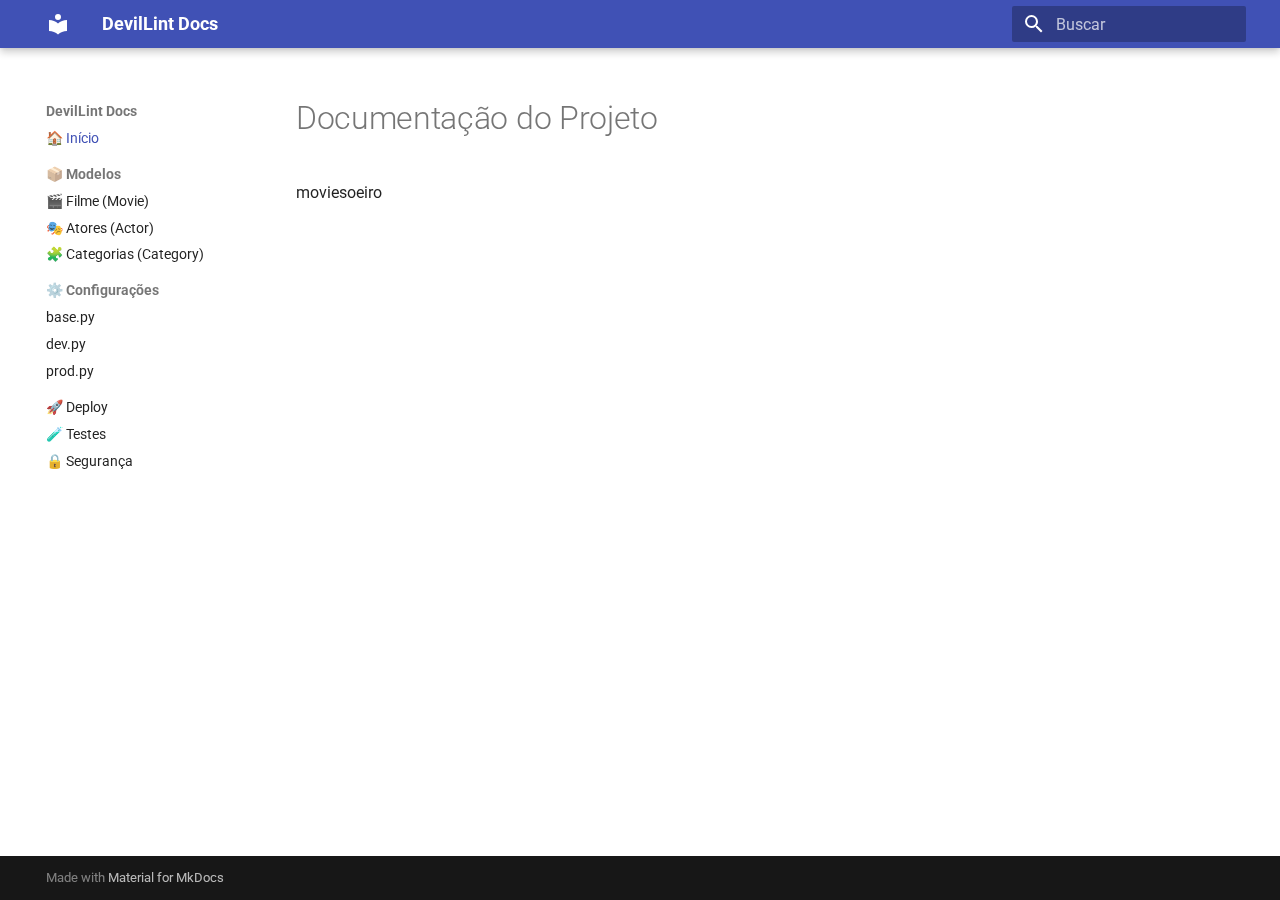
<file: index.html>
<!doctype html>
<html lang="pt" class="no-js">
  <head>
    
      <meta charset="utf-8">
      <meta name="viewport" content="width=device-width,initial-scale=1">
      
      
      
        <link rel="canonical" href="https://example.com/">
      
      
      
      
      <link rel="icon" href="assets/images/favicon.png">
      <meta name="generator" content="mkdocs-1.6.1, mkdocs-material-9.6.23">
    
    
      
        <title>DevilLint Docs</title>
      
    
    
      <link rel="stylesheet" href="assets/stylesheets/main.84d31ad4.min.css">
      
      


    
    
      
    
    
      
        
        
        <link rel="preconnect" href="https://fonts.gstatic.com" crossorigin>
        <link rel="stylesheet" href="https://fonts.googleapis.com/css?family=Roboto:300,300i,400,400i,700,700i%7CRoboto+Mono:400,400i,700,700i&display=fallback">
        <style>:root{--md-text-font:"Roboto";--md-code-font:"Roboto Mono"}</style>
      
    
    
    <script>__md_scope=new URL(".",location),__md_hash=e=>[...e].reduce(((e,_)=>(e<<5)-e+_.charCodeAt(0)),0),__md_get=(e,_=localStorage,t=__md_scope)=>JSON.parse(_.getItem(t.pathname+"."+e)),__md_set=(e,_,t=localStorage,a=__md_scope)=>{try{t.setItem(a.pathname+"."+e,JSON.stringify(_))}catch(e){}}</script>
    
      

    
    
    
  </head>
  
  
    <body dir="ltr">
  
    
    <input class="md-toggle" data-md-toggle="drawer" type="checkbox" id="__drawer" autocomplete="off">
    <input class="md-toggle" data-md-toggle="search" type="checkbox" id="__search" autocomplete="off">
    <label class="md-overlay" for="__drawer"></label>
    <div data-md-component="skip">
      
        
        <a href="#documentacao-do-projeto" class="md-skip">
          Pular para conteúdo
        </a>
      
    </div>
    <div data-md-component="announce">
      
    </div>
    
    
      

  

<header class="md-header md-header--shadow" data-md-component="header">
  <nav class="md-header__inner md-grid" aria-label="Cabeçalho">
    <a href="." title="DevilLint Docs" class="md-header__button md-logo" aria-label="DevilLint Docs" data-md-component="logo">
      
  
  <svg xmlns="http://www.w3.org/2000/svg" viewBox="0 0 24 24"><path d="M12 8a3 3 0 0 0 3-3 3 3 0 0 0-3-3 3 3 0 0 0-3 3 3 3 0 0 0 3 3m0 3.54C9.64 9.35 6.5 8 3 8v11c3.5 0 6.64 1.35 9 3.54 2.36-2.19 5.5-3.54 9-3.54V8c-3.5 0-6.64 1.35-9 3.54"/></svg>

    </a>
    <label class="md-header__button md-icon" for="__drawer">
      
      <svg xmlns="http://www.w3.org/2000/svg" viewBox="0 0 24 24"><path d="M3 6h18v2H3zm0 5h18v2H3zm0 5h18v2H3z"/></svg>
    </label>
    <div class="md-header__title" data-md-component="header-title">
      <div class="md-header__ellipsis">
        <div class="md-header__topic">
          <span class="md-ellipsis">
            DevilLint Docs
          </span>
        </div>
        <div class="md-header__topic" data-md-component="header-topic">
          <span class="md-ellipsis">
            
              🏠 Início
            
          </span>
        </div>
      </div>
    </div>
    
    
      <script>var palette=__md_get("__palette");if(palette&&palette.color){if("(prefers-color-scheme)"===palette.color.media){var media=matchMedia("(prefers-color-scheme: light)"),input=document.querySelector(media.matches?"[data-md-color-media='(prefers-color-scheme: light)']":"[data-md-color-media='(prefers-color-scheme: dark)']");palette.color.media=input.getAttribute("data-md-color-media"),palette.color.scheme=input.getAttribute("data-md-color-scheme"),palette.color.primary=input.getAttribute("data-md-color-primary"),palette.color.accent=input.getAttribute("data-md-color-accent")}for(var[key,value]of Object.entries(palette.color))document.body.setAttribute("data-md-color-"+key,value)}</script>
    
    
    
      
      
        <label class="md-header__button md-icon" for="__search">
          
          <svg xmlns="http://www.w3.org/2000/svg" viewBox="0 0 24 24"><path d="M9.5 3A6.5 6.5 0 0 1 16 9.5c0 1.61-.59 3.09-1.56 4.23l.27.27h.79l5 5-1.5 1.5-5-5v-.79l-.27-.27A6.52 6.52 0 0 1 9.5 16 6.5 6.5 0 0 1 3 9.5 6.5 6.5 0 0 1 9.5 3m0 2C7 5 5 7 5 9.5S7 14 9.5 14 14 12 14 9.5 12 5 9.5 5"/></svg>
        </label>
        <div class="md-search" data-md-component="search" role="dialog">
  <label class="md-search__overlay" for="__search"></label>
  <div class="md-search__inner" role="search">
    <form class="md-search__form" name="search">
      <input type="text" class="md-search__input" name="query" aria-label="Buscar" placeholder="Buscar" autocapitalize="off" autocorrect="off" autocomplete="off" spellcheck="false" data-md-component="search-query" required>
      <label class="md-search__icon md-icon" for="__search">
        
        <svg xmlns="http://www.w3.org/2000/svg" viewBox="0 0 24 24"><path d="M9.5 3A6.5 6.5 0 0 1 16 9.5c0 1.61-.59 3.09-1.56 4.23l.27.27h.79l5 5-1.5 1.5-5-5v-.79l-.27-.27A6.52 6.52 0 0 1 9.5 16 6.5 6.5 0 0 1 3 9.5 6.5 6.5 0 0 1 9.5 3m0 2C7 5 5 7 5 9.5S7 14 9.5 14 14 12 14 9.5 12 5 9.5 5"/></svg>
        
        <svg xmlns="http://www.w3.org/2000/svg" viewBox="0 0 24 24"><path d="M20 11v2H8l5.5 5.5-1.42 1.42L4.16 12l7.92-7.92L13.5 5.5 8 11z"/></svg>
      </label>
      <nav class="md-search__options" aria-label="Pesquisar">
        
        <button type="reset" class="md-search__icon md-icon" title="Limpar" aria-label="Limpar" tabindex="-1">
          
          <svg xmlns="http://www.w3.org/2000/svg" viewBox="0 0 24 24"><path d="M19 6.41 17.59 5 12 10.59 6.41 5 5 6.41 10.59 12 5 17.59 6.41 19 12 13.41 17.59 19 19 17.59 13.41 12z"/></svg>
        </button>
      </nav>
      
    </form>
    <div class="md-search__output">
      <div class="md-search__scrollwrap" tabindex="0" data-md-scrollfix>
        <div class="md-search-result" data-md-component="search-result">
          <div class="md-search-result__meta">
            Inicializando busca
          </div>
          <ol class="md-search-result__list" role="presentation"></ol>
        </div>
      </div>
    </div>
  </div>
</div>
      
    
    
  </nav>
  
</header>
    
    <div class="md-container" data-md-component="container">
      
      
        
          
        
      
      <main class="md-main" data-md-component="main">
        <div class="md-main__inner md-grid">
          
            
              
              <div class="md-sidebar md-sidebar--primary" data-md-component="sidebar" data-md-type="navigation" >
                <div class="md-sidebar__scrollwrap">
                  <div class="md-sidebar__inner">
                    



  

<nav class="md-nav md-nav--primary md-nav--integrated" aria-label="Navegação" data-md-level="0">
  <label class="md-nav__title" for="__drawer">
    <a href="." title="DevilLint Docs" class="md-nav__button md-logo" aria-label="DevilLint Docs" data-md-component="logo">
      
  
  <svg xmlns="http://www.w3.org/2000/svg" viewBox="0 0 24 24"><path d="M12 8a3 3 0 0 0 3-3 3 3 0 0 0-3-3 3 3 0 0 0-3 3 3 3 0 0 0 3 3m0 3.54C9.64 9.35 6.5 8 3 8v11c3.5 0 6.64 1.35 9 3.54 2.36-2.19 5.5-3.54 9-3.54V8c-3.5 0-6.64 1.35-9 3.54"/></svg>

    </a>
    DevilLint Docs
  </label>
  
  <ul class="md-nav__list" data-md-scrollfix>
    
      
      
  
  
    
  
  
  
    <li class="md-nav__item md-nav__item--active">
      
      <input class="md-nav__toggle md-toggle" type="checkbox" id="__toc">
      
      
        
      
      
      <a href="." class="md-nav__link md-nav__link--active">
        
  
  
  <span class="md-ellipsis">
    🏠 Início
    
  </span>
  

      </a>
      
    </li>
  

    
      
      
  
  
  
  
    
    
    
    
      
        
        
      
    
    
    <li class="md-nav__item md-nav__item--section md-nav__item--nested">
      
        
        
        <input class="md-nav__toggle md-toggle " type="checkbox" id="__nav_2" >
        
          
          <label class="md-nav__link" for="__nav_2" id="__nav_2_label" tabindex="">
            
  
  
  <span class="md-ellipsis">
    📦 Modelos
    
  </span>
  

            <span class="md-nav__icon md-icon"></span>
          </label>
        
        <nav class="md-nav" data-md-level="1" aria-labelledby="__nav_2_label" aria-expanded="false">
          <label class="md-nav__title" for="__nav_2">
            <span class="md-nav__icon md-icon"></span>
            📦 Modelos
          </label>
          <ul class="md-nav__list" data-md-scrollfix>
            
              
                
  
  
  
  
    <li class="md-nav__item">
      <a href="models/movie.md" class="md-nav__link">
        
  
  
  <span class="md-ellipsis">
    🎬 Filme (Movie)
    
  </span>
  

      </a>
    </li>
  

              
            
              
                
  
  
  
  
    <li class="md-nav__item">
      <a href="models/actor.md" class="md-nav__link">
        
  
  
  <span class="md-ellipsis">
    🎭 Atores (Actor)
    
  </span>
  

      </a>
    </li>
  

              
            
              
                
  
  
  
  
    <li class="md-nav__item">
      <a href="models/category.md" class="md-nav__link">
        
  
  
  <span class="md-ellipsis">
    🧩 Categorias (Category)
    
  </span>
  

      </a>
    </li>
  

              
            
          </ul>
        </nav>
      
    </li>
  

    
      
      
  
  
  
  
    
    
    
    
      
        
        
      
    
    
    <li class="md-nav__item md-nav__item--section md-nav__item--nested">
      
        
        
        <input class="md-nav__toggle md-toggle " type="checkbox" id="__nav_3" >
        
          
          <label class="md-nav__link" for="__nav_3" id="__nav_3_label" tabindex="">
            
  
  
  <span class="md-ellipsis">
    ⚙️ Configurações
    
  </span>
  

            <span class="md-nav__icon md-icon"></span>
          </label>
        
        <nav class="md-nav" data-md-level="1" aria-labelledby="__nav_3_label" aria-expanded="false">
          <label class="md-nav__title" for="__nav_3">
            <span class="md-nav__icon md-icon"></span>
            ⚙️ Configurações
          </label>
          <ul class="md-nav__list" data-md-scrollfix>
            
              
                
  
  
  
  
    <li class="md-nav__item">
      <a href="settings/base.md" class="md-nav__link">
        
  
  
  <span class="md-ellipsis">
    base.py
    
  </span>
  

      </a>
    </li>
  

              
            
              
                
  
  
  
  
    <li class="md-nav__item">
      <a href="settings/dev.md" class="md-nav__link">
        
  
  
  <span class="md-ellipsis">
    dev.py
    
  </span>
  

      </a>
    </li>
  

              
            
              
                
  
  
  
  
    <li class="md-nav__item">
      <a href="settings/prod.md" class="md-nav__link">
        
  
  
  <span class="md-ellipsis">
    prod.py
    
  </span>
  

      </a>
    </li>
  

              
            
          </ul>
        </nav>
      
    </li>
  

    
      
      
  
  
  
  
    <li class="md-nav__item">
      <a href="deploy.md" class="md-nav__link">
        
  
  
  <span class="md-ellipsis">
    🚀 Deploy
    
  </span>
  

      </a>
    </li>
  

    
      
      
  
  
  
  
    <li class="md-nav__item">
      <a href="tests.md" class="md-nav__link">
        
  
  
  <span class="md-ellipsis">
    🧪 Testes
    
  </span>
  

      </a>
    </li>
  

    
      
      
  
  
  
  
    <li class="md-nav__item">
      <a href="security.md" class="md-nav__link">
        
  
  
  <span class="md-ellipsis">
    🔒 Segurança
    
  </span>
  

      </a>
    </li>
  

    
  </ul>
</nav>
                  </div>
                </div>
              </div>
            
            
          
          
            <div class="md-content" data-md-component="content">
              <article class="md-content__inner md-typeset">
                
                  



<h1 id="documentacao-do-projeto">Documentação do Projeto<a class="headerlink" href="#documentacao-do-projeto" title="Permanent link">&para;</a></h1>
<p>moviesoeiro</p>












                
              </article>
            </div>
          
          
<script>var target=document.getElementById(location.hash.slice(1));target&&target.name&&(target.checked=target.name.startsWith("__tabbed_"))</script>
        </div>
        
          <button type="button" class="md-top md-icon" data-md-component="top" hidden>
  
  <svg xmlns="http://www.w3.org/2000/svg" viewBox="0 0 24 24"><path d="M13 20h-2V8l-5.5 5.5-1.42-1.42L12 4.16l7.92 7.92-1.42 1.42L13 8z"/></svg>
  Voltar para o topo
</button>
        
      </main>
      
        <footer class="md-footer">
  
  <div class="md-footer-meta md-typeset">
    <div class="md-footer-meta__inner md-grid">
      <div class="md-copyright">
  
  
    Made with
    <a href="https://squidfunk.github.io/mkdocs-material/" target="_blank" rel="noopener">
      Material for MkDocs
    </a>
  
</div>
      
    </div>
  </div>
</footer>
      
    </div>
    <div class="md-dialog" data-md-component="dialog">
      <div class="md-dialog__inner md-typeset"></div>
    </div>
    
    
    
      
      <script id="__config" type="application/json">{"base": ".", "features": ["navigation.instant", "navigation.sections", "navigation.top", "toc.integrate", "content.code.copy"], "search": "assets/javascripts/workers/search.973d3a69.min.js", "tags": null, "translations": {"clipboard.copied": "Copiado para \u00e1rea de transfer\u00eancia", "clipboard.copy": "Copiar para \u00e1rea de transfer\u00eancia", "search.result.more.one": "mais 1 nesta p\u00e1gina", "search.result.more.other": "# mais nesta p\u00e1gina", "search.result.none": "Nenhum documento encontrado", "search.result.one": "1 documento encontrado", "search.result.other": "# documentos encontrados", "search.result.placeholder": "Digite para iniciar a busca", "search.result.term.missing": "Ausente", "select.version": "Selecione a vers\u00e3o"}, "version": null}</script>
    
    
      <script src="assets/javascripts/bundle.f55a23d4.min.js"></script>
      
    
  </body>
</html>
</file>
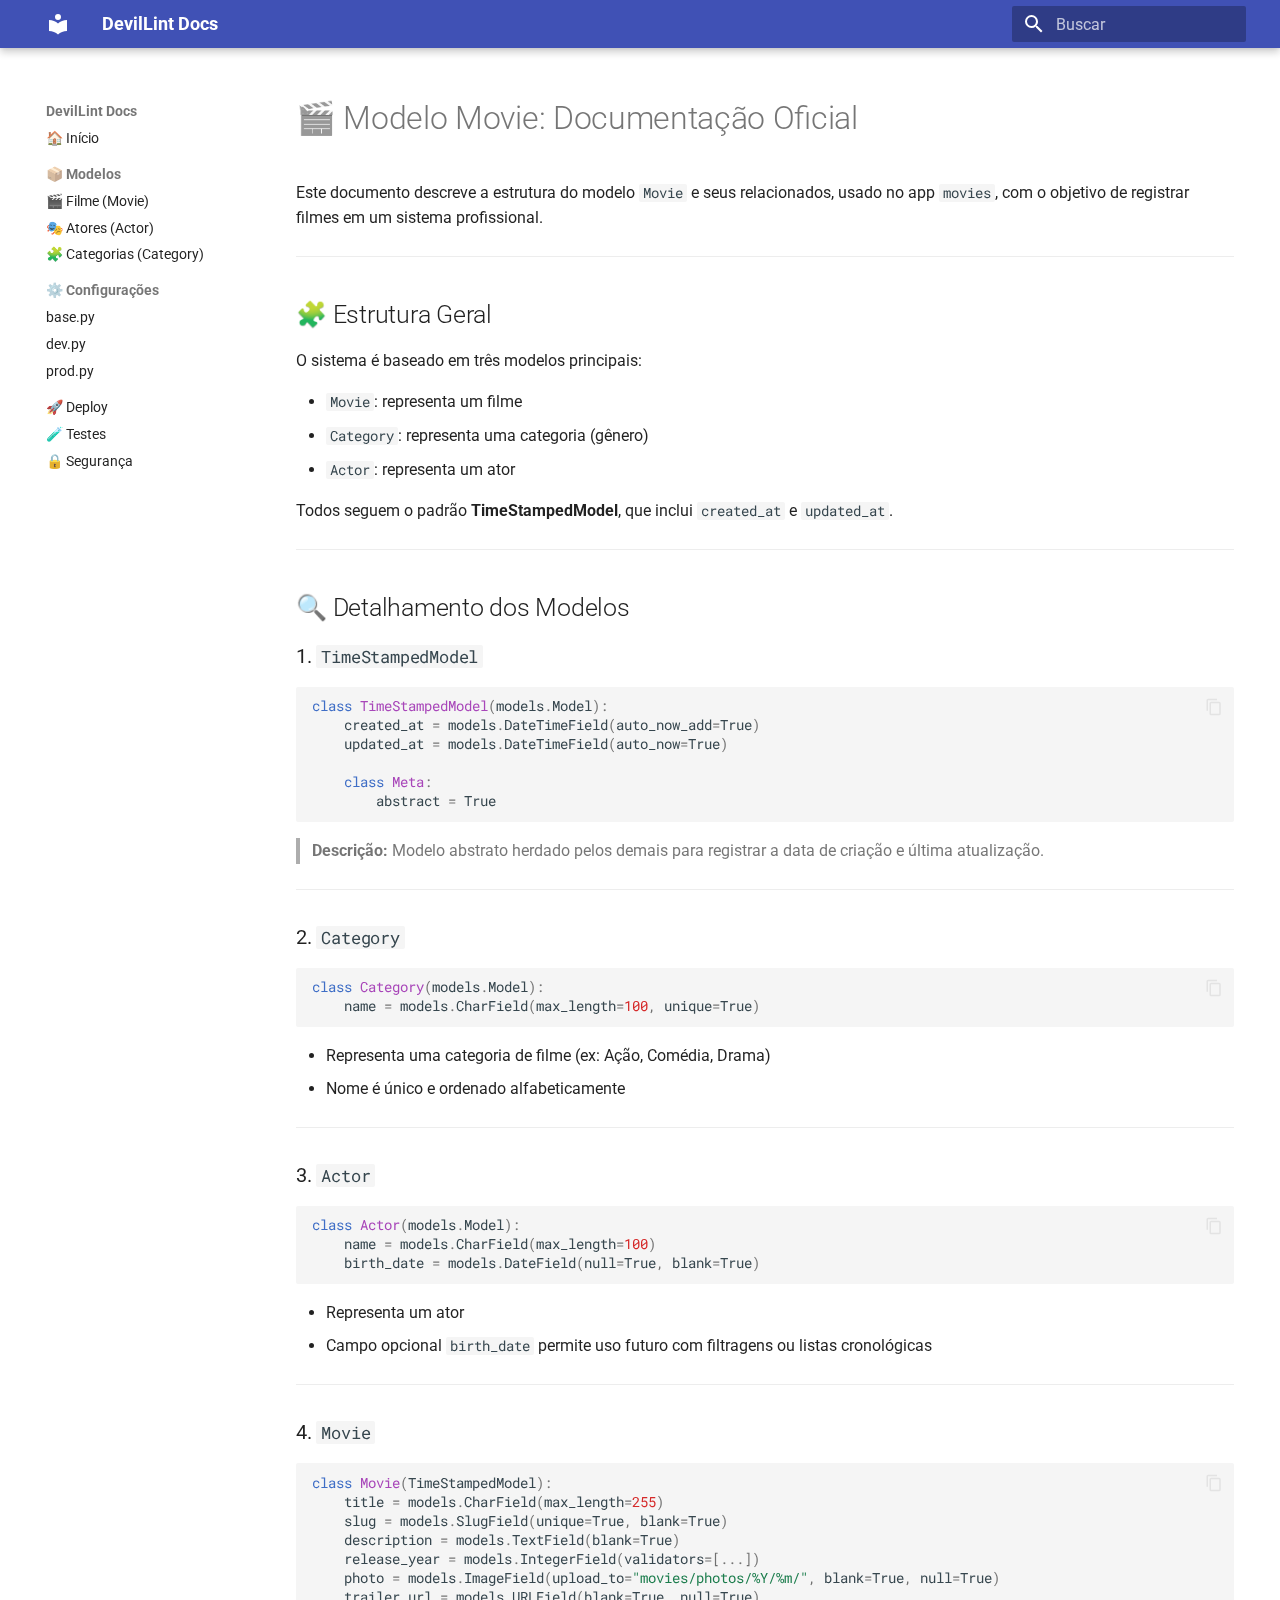
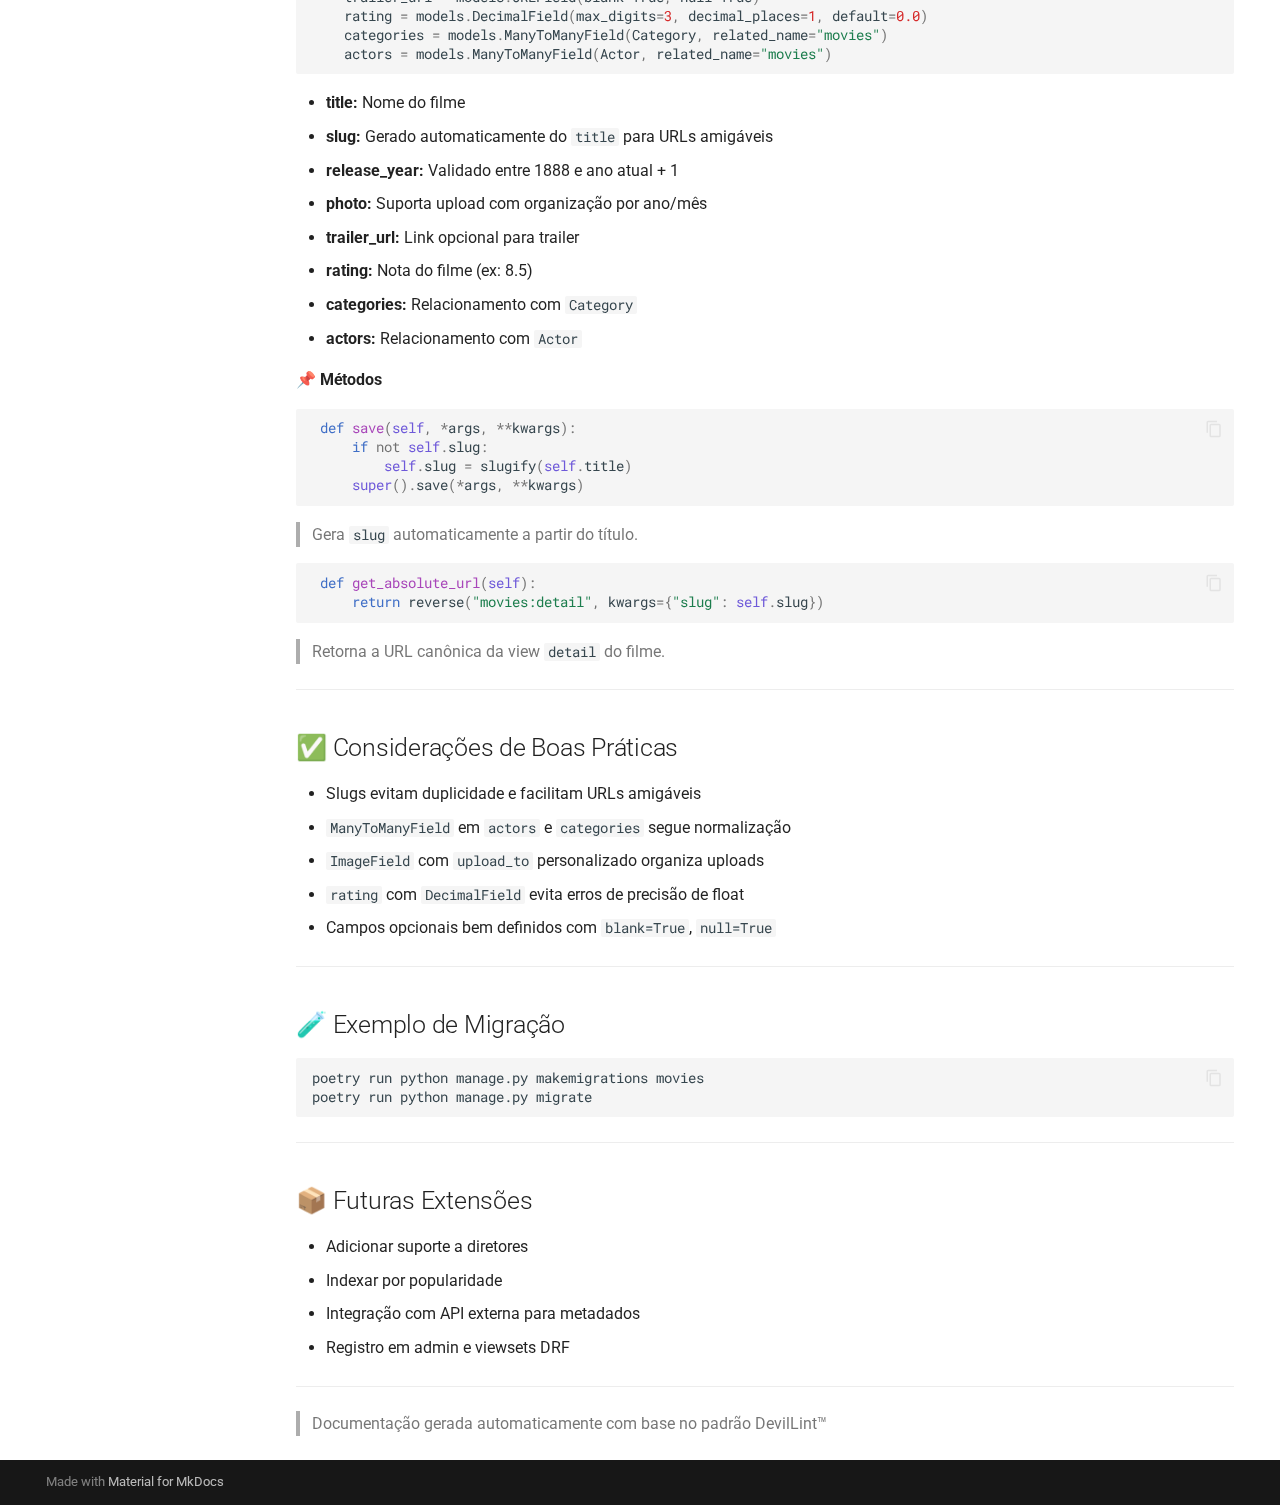
<file: movie/index.html>
<!doctype html>
<html lang="pt" class="no-js">
  <head>
    
      <meta charset="utf-8">
      <meta name="viewport" content="width=device-width,initial-scale=1">
      
      
      
        <link rel="canonical" href="https://example.com/movie/">
      
      
      
      
      <link rel="icon" href="../assets/images/favicon.png">
      <meta name="generator" content="mkdocs-1.6.1, mkdocs-material-9.6.23">
    
    
      
        <title>🎬 Modelo Movie: Documentação Oficial - DevilLint Docs</title>
      
    
    
      <link rel="stylesheet" href="../assets/stylesheets/main.84d31ad4.min.css">
      
      


    
    
      
    
    
      
        
        
        <link rel="preconnect" href="https://fonts.gstatic.com" crossorigin>
        <link rel="stylesheet" href="https://fonts.googleapis.com/css?family=Roboto:300,300i,400,400i,700,700i%7CRoboto+Mono:400,400i,700,700i&display=fallback">
        <style>:root{--md-text-font:"Roboto";--md-code-font:"Roboto Mono"}</style>
      
    
    
    <script>__md_scope=new URL("..",location),__md_hash=e=>[...e].reduce(((e,_)=>(e<<5)-e+_.charCodeAt(0)),0),__md_get=(e,_=localStorage,t=__md_scope)=>JSON.parse(_.getItem(t.pathname+"."+e)),__md_set=(e,_,t=localStorage,a=__md_scope)=>{try{t.setItem(a.pathname+"."+e,JSON.stringify(_))}catch(e){}}</script>
    
      

    
    
    
  </head>
  
  
    <body dir="ltr">
  
    
    <input class="md-toggle" data-md-toggle="drawer" type="checkbox" id="__drawer" autocomplete="off">
    <input class="md-toggle" data-md-toggle="search" type="checkbox" id="__search" autocomplete="off">
    <label class="md-overlay" for="__drawer"></label>
    <div data-md-component="skip">
      
        
        <a href="#modelo-movie-documentacao-oficial" class="md-skip">
          Pular para conteúdo
        </a>
      
    </div>
    <div data-md-component="announce">
      
    </div>
    
    
      

  

<header class="md-header md-header--shadow" data-md-component="header">
  <nav class="md-header__inner md-grid" aria-label="Cabeçalho">
    <a href=".." title="DevilLint Docs" class="md-header__button md-logo" aria-label="DevilLint Docs" data-md-component="logo">
      
  
  <svg xmlns="http://www.w3.org/2000/svg" viewBox="0 0 24 24"><path d="M12 8a3 3 0 0 0 3-3 3 3 0 0 0-3-3 3 3 0 0 0-3 3 3 3 0 0 0 3 3m0 3.54C9.64 9.35 6.5 8 3 8v11c3.5 0 6.64 1.35 9 3.54 2.36-2.19 5.5-3.54 9-3.54V8c-3.5 0-6.64 1.35-9 3.54"/></svg>

    </a>
    <label class="md-header__button md-icon" for="__drawer">
      
      <svg xmlns="http://www.w3.org/2000/svg" viewBox="0 0 24 24"><path d="M3 6h18v2H3zm0 5h18v2H3zm0 5h18v2H3z"/></svg>
    </label>
    <div class="md-header__title" data-md-component="header-title">
      <div class="md-header__ellipsis">
        <div class="md-header__topic">
          <span class="md-ellipsis">
            DevilLint Docs
          </span>
        </div>
        <div class="md-header__topic" data-md-component="header-topic">
          <span class="md-ellipsis">
            
              🎬 Modelo Movie: Documentação Oficial
            
          </span>
        </div>
      </div>
    </div>
    
    
      <script>var palette=__md_get("__palette");if(palette&&palette.color){if("(prefers-color-scheme)"===palette.color.media){var media=matchMedia("(prefers-color-scheme: light)"),input=document.querySelector(media.matches?"[data-md-color-media='(prefers-color-scheme: light)']":"[data-md-color-media='(prefers-color-scheme: dark)']");palette.color.media=input.getAttribute("data-md-color-media"),palette.color.scheme=input.getAttribute("data-md-color-scheme"),palette.color.primary=input.getAttribute("data-md-color-primary"),palette.color.accent=input.getAttribute("data-md-color-accent")}for(var[key,value]of Object.entries(palette.color))document.body.setAttribute("data-md-color-"+key,value)}</script>
    
    
    
      
      
        <label class="md-header__button md-icon" for="__search">
          
          <svg xmlns="http://www.w3.org/2000/svg" viewBox="0 0 24 24"><path d="M9.5 3A6.5 6.5 0 0 1 16 9.5c0 1.61-.59 3.09-1.56 4.23l.27.27h.79l5 5-1.5 1.5-5-5v-.79l-.27-.27A6.52 6.52 0 0 1 9.5 16 6.5 6.5 0 0 1 3 9.5 6.5 6.5 0 0 1 9.5 3m0 2C7 5 5 7 5 9.5S7 14 9.5 14 14 12 14 9.5 12 5 9.5 5"/></svg>
        </label>
        <div class="md-search" data-md-component="search" role="dialog">
  <label class="md-search__overlay" for="__search"></label>
  <div class="md-search__inner" role="search">
    <form class="md-search__form" name="search">
      <input type="text" class="md-search__input" name="query" aria-label="Buscar" placeholder="Buscar" autocapitalize="off" autocorrect="off" autocomplete="off" spellcheck="false" data-md-component="search-query" required>
      <label class="md-search__icon md-icon" for="__search">
        
        <svg xmlns="http://www.w3.org/2000/svg" viewBox="0 0 24 24"><path d="M9.5 3A6.5 6.5 0 0 1 16 9.5c0 1.61-.59 3.09-1.56 4.23l.27.27h.79l5 5-1.5 1.5-5-5v-.79l-.27-.27A6.52 6.52 0 0 1 9.5 16 6.5 6.5 0 0 1 3 9.5 6.5 6.5 0 0 1 9.5 3m0 2C7 5 5 7 5 9.5S7 14 9.5 14 14 12 14 9.5 12 5 9.5 5"/></svg>
        
        <svg xmlns="http://www.w3.org/2000/svg" viewBox="0 0 24 24"><path d="M20 11v2H8l5.5 5.5-1.42 1.42L4.16 12l7.92-7.92L13.5 5.5 8 11z"/></svg>
      </label>
      <nav class="md-search__options" aria-label="Pesquisar">
        
        <button type="reset" class="md-search__icon md-icon" title="Limpar" aria-label="Limpar" tabindex="-1">
          
          <svg xmlns="http://www.w3.org/2000/svg" viewBox="0 0 24 24"><path d="M19 6.41 17.59 5 12 10.59 6.41 5 5 6.41 10.59 12 5 17.59 6.41 19 12 13.41 17.59 19 19 17.59 13.41 12z"/></svg>
        </button>
      </nav>
      
    </form>
    <div class="md-search__output">
      <div class="md-search__scrollwrap" tabindex="0" data-md-scrollfix>
        <div class="md-search-result" data-md-component="search-result">
          <div class="md-search-result__meta">
            Inicializando busca
          </div>
          <ol class="md-search-result__list" role="presentation"></ol>
        </div>
      </div>
    </div>
  </div>
</div>
      
    
    
  </nav>
  
</header>
    
    <div class="md-container" data-md-component="container">
      
      
        
          
        
      
      <main class="md-main" data-md-component="main">
        <div class="md-main__inner md-grid">
          
            
              
              <div class="md-sidebar md-sidebar--primary" data-md-component="sidebar" data-md-type="navigation" >
                <div class="md-sidebar__scrollwrap">
                  <div class="md-sidebar__inner">
                    



  

<nav class="md-nav md-nav--primary md-nav--integrated" aria-label="Navegação" data-md-level="0">
  <label class="md-nav__title" for="__drawer">
    <a href=".." title="DevilLint Docs" class="md-nav__button md-logo" aria-label="DevilLint Docs" data-md-component="logo">
      
  
  <svg xmlns="http://www.w3.org/2000/svg" viewBox="0 0 24 24"><path d="M12 8a3 3 0 0 0 3-3 3 3 0 0 0-3-3 3 3 0 0 0-3 3 3 3 0 0 0 3 3m0 3.54C9.64 9.35 6.5 8 3 8v11c3.5 0 6.64 1.35 9 3.54 2.36-2.19 5.5-3.54 9-3.54V8c-3.5 0-6.64 1.35-9 3.54"/></svg>

    </a>
    DevilLint Docs
  </label>
  
  <ul class="md-nav__list" data-md-scrollfix>
    
      
      
  
  
  
  
    <li class="md-nav__item">
      <a href=".." class="md-nav__link">
        
  
  
  <span class="md-ellipsis">
    🏠 Início
    
  </span>
  

      </a>
    </li>
  

    
      
      
  
  
  
  
    
    
    
    
      
        
        
      
    
    
    <li class="md-nav__item md-nav__item--section md-nav__item--nested">
      
        
        
        <input class="md-nav__toggle md-toggle " type="checkbox" id="__nav_2" >
        
          
          <label class="md-nav__link" for="__nav_2" id="__nav_2_label" tabindex="">
            
  
  
  <span class="md-ellipsis">
    📦 Modelos
    
  </span>
  

            <span class="md-nav__icon md-icon"></span>
          </label>
        
        <nav class="md-nav" data-md-level="1" aria-labelledby="__nav_2_label" aria-expanded="false">
          <label class="md-nav__title" for="__nav_2">
            <span class="md-nav__icon md-icon"></span>
            📦 Modelos
          </label>
          <ul class="md-nav__list" data-md-scrollfix>
            
              
                
  
  
  
  
    <li class="md-nav__item">
      <a href="../models/movie.md" class="md-nav__link">
        
  
  
  <span class="md-ellipsis">
    🎬 Filme (Movie)
    
  </span>
  

      </a>
    </li>
  

              
            
              
                
  
  
  
  
    <li class="md-nav__item">
      <a href="../models/actor.md" class="md-nav__link">
        
  
  
  <span class="md-ellipsis">
    🎭 Atores (Actor)
    
  </span>
  

      </a>
    </li>
  

              
            
              
                
  
  
  
  
    <li class="md-nav__item">
      <a href="../models/category.md" class="md-nav__link">
        
  
  
  <span class="md-ellipsis">
    🧩 Categorias (Category)
    
  </span>
  

      </a>
    </li>
  

              
            
          </ul>
        </nav>
      
    </li>
  

    
      
      
  
  
  
  
    
    
    
    
      
        
        
      
    
    
    <li class="md-nav__item md-nav__item--section md-nav__item--nested">
      
        
        
        <input class="md-nav__toggle md-toggle " type="checkbox" id="__nav_3" >
        
          
          <label class="md-nav__link" for="__nav_3" id="__nav_3_label" tabindex="">
            
  
  
  <span class="md-ellipsis">
    ⚙️ Configurações
    
  </span>
  

            <span class="md-nav__icon md-icon"></span>
          </label>
        
        <nav class="md-nav" data-md-level="1" aria-labelledby="__nav_3_label" aria-expanded="false">
          <label class="md-nav__title" for="__nav_3">
            <span class="md-nav__icon md-icon"></span>
            ⚙️ Configurações
          </label>
          <ul class="md-nav__list" data-md-scrollfix>
            
              
                
  
  
  
  
    <li class="md-nav__item">
      <a href="../settings/base.md" class="md-nav__link">
        
  
  
  <span class="md-ellipsis">
    base.py
    
  </span>
  

      </a>
    </li>
  

              
            
              
                
  
  
  
  
    <li class="md-nav__item">
      <a href="../settings/dev.md" class="md-nav__link">
        
  
  
  <span class="md-ellipsis">
    dev.py
    
  </span>
  

      </a>
    </li>
  

              
            
              
                
  
  
  
  
    <li class="md-nav__item">
      <a href="../settings/prod.md" class="md-nav__link">
        
  
  
  <span class="md-ellipsis">
    prod.py
    
  </span>
  

      </a>
    </li>
  

              
            
          </ul>
        </nav>
      
    </li>
  

    
      
      
  
  
  
  
    <li class="md-nav__item">
      <a href="../deploy.md" class="md-nav__link">
        
  
  
  <span class="md-ellipsis">
    🚀 Deploy
    
  </span>
  

      </a>
    </li>
  

    
      
      
  
  
  
  
    <li class="md-nav__item">
      <a href="../tests.md" class="md-nav__link">
        
  
  
  <span class="md-ellipsis">
    🧪 Testes
    
  </span>
  

      </a>
    </li>
  

    
      
      
  
  
  
  
    <li class="md-nav__item">
      <a href="../security.md" class="md-nav__link">
        
  
  
  <span class="md-ellipsis">
    🔒 Segurança
    
  </span>
  

      </a>
    </li>
  

    
  </ul>
</nav>
                  </div>
                </div>
              </div>
            
            
          
          
            <div class="md-content" data-md-component="content">
              <article class="md-content__inner md-typeset">
                
                  



<h1 id="modelo-movie-documentacao-oficial">🎬 Modelo Movie: Documentação Oficial<a class="headerlink" href="#modelo-movie-documentacao-oficial" title="Permanent link">&para;</a></h1>
<p>Este documento descreve a estrutura do modelo <code>Movie</code> e seus relacionados, usado no app <code>movies</code>, com o objetivo de registrar filmes em um sistema profissional.</p>
<hr />
<h2 id="estrutura-geral">🧩 Estrutura Geral<a class="headerlink" href="#estrutura-geral" title="Permanent link">&para;</a></h2>
<p>O sistema é baseado em três modelos principais:</p>
<ul>
<li><code>Movie</code>: representa um filme</li>
<li><code>Category</code>: representa uma categoria (gênero)</li>
<li><code>Actor</code>: representa um ator</li>
</ul>
<p>Todos seguem o padrão <strong>TimeStampedModel</strong>, que inclui <code>created_at</code> e <code>updated_at</code>.</p>
<hr />
<h2 id="detalhamento-dos-modelos">🔍 Detalhamento dos Modelos<a class="headerlink" href="#detalhamento-dos-modelos" title="Permanent link">&para;</a></h2>
<h3 id="1-timestampedmodel">1. <code>TimeStampedModel</code><a class="headerlink" href="#1-timestampedmodel" title="Permanent link">&para;</a></h3>
<div class="highlight"><pre><span></span><code><span class="k">class</span><span class="w"> </span><span class="nc">TimeStampedModel</span><span class="p">(</span><span class="n">models</span><span class="o">.</span><span class="n">Model</span><span class="p">):</span>
    <span class="n">created_at</span> <span class="o">=</span> <span class="n">models</span><span class="o">.</span><span class="n">DateTimeField</span><span class="p">(</span><span class="n">auto_now_add</span><span class="o">=</span><span class="kc">True</span><span class="p">)</span>
    <span class="n">updated_at</span> <span class="o">=</span> <span class="n">models</span><span class="o">.</span><span class="n">DateTimeField</span><span class="p">(</span><span class="n">auto_now</span><span class="o">=</span><span class="kc">True</span><span class="p">)</span>

    <span class="k">class</span><span class="w"> </span><span class="nc">Meta</span><span class="p">:</span>
        <span class="n">abstract</span> <span class="o">=</span> <span class="kc">True</span>
</code></pre></div>
<blockquote>
<p><strong>Descrição:</strong> Modelo abstrato herdado pelos demais para registrar a data de criação e última atualização.</p>
</blockquote>
<hr />
<h3 id="2-category">2. <code>Category</code><a class="headerlink" href="#2-category" title="Permanent link">&para;</a></h3>
<div class="highlight"><pre><span></span><code><span class="k">class</span><span class="w"> </span><span class="nc">Category</span><span class="p">(</span><span class="n">models</span><span class="o">.</span><span class="n">Model</span><span class="p">):</span>
    <span class="n">name</span> <span class="o">=</span> <span class="n">models</span><span class="o">.</span><span class="n">CharField</span><span class="p">(</span><span class="n">max_length</span><span class="o">=</span><span class="mi">100</span><span class="p">,</span> <span class="n">unique</span><span class="o">=</span><span class="kc">True</span><span class="p">)</span>
</code></pre></div>
<ul>
<li>Representa uma categoria de filme (ex: Ação, Comédia, Drama)</li>
<li>Nome é único e ordenado alfabeticamente</li>
</ul>
<hr />
<h3 id="3-actor">3. <code>Actor</code><a class="headerlink" href="#3-actor" title="Permanent link">&para;</a></h3>
<div class="highlight"><pre><span></span><code><span class="k">class</span><span class="w"> </span><span class="nc">Actor</span><span class="p">(</span><span class="n">models</span><span class="o">.</span><span class="n">Model</span><span class="p">):</span>
    <span class="n">name</span> <span class="o">=</span> <span class="n">models</span><span class="o">.</span><span class="n">CharField</span><span class="p">(</span><span class="n">max_length</span><span class="o">=</span><span class="mi">100</span><span class="p">)</span>
    <span class="n">birth_date</span> <span class="o">=</span> <span class="n">models</span><span class="o">.</span><span class="n">DateField</span><span class="p">(</span><span class="n">null</span><span class="o">=</span><span class="kc">True</span><span class="p">,</span> <span class="n">blank</span><span class="o">=</span><span class="kc">True</span><span class="p">)</span>
</code></pre></div>
<ul>
<li>Representa um ator</li>
<li>Campo opcional <code>birth_date</code> permite uso futuro com filtragens ou listas cronológicas</li>
</ul>
<hr />
<h3 id="4-movie">4. <code>Movie</code><a class="headerlink" href="#4-movie" title="Permanent link">&para;</a></h3>
<div class="highlight"><pre><span></span><code><span class="k">class</span><span class="w"> </span><span class="nc">Movie</span><span class="p">(</span><span class="n">TimeStampedModel</span><span class="p">):</span>
    <span class="n">title</span> <span class="o">=</span> <span class="n">models</span><span class="o">.</span><span class="n">CharField</span><span class="p">(</span><span class="n">max_length</span><span class="o">=</span><span class="mi">255</span><span class="p">)</span>
    <span class="n">slug</span> <span class="o">=</span> <span class="n">models</span><span class="o">.</span><span class="n">SlugField</span><span class="p">(</span><span class="n">unique</span><span class="o">=</span><span class="kc">True</span><span class="p">,</span> <span class="n">blank</span><span class="o">=</span><span class="kc">True</span><span class="p">)</span>
    <span class="n">description</span> <span class="o">=</span> <span class="n">models</span><span class="o">.</span><span class="n">TextField</span><span class="p">(</span><span class="n">blank</span><span class="o">=</span><span class="kc">True</span><span class="p">)</span>
    <span class="n">release_year</span> <span class="o">=</span> <span class="n">models</span><span class="o">.</span><span class="n">IntegerField</span><span class="p">(</span><span class="n">validators</span><span class="o">=</span><span class="p">[</span><span class="o">...</span><span class="p">])</span>
    <span class="n">photo</span> <span class="o">=</span> <span class="n">models</span><span class="o">.</span><span class="n">ImageField</span><span class="p">(</span><span class="n">upload_to</span><span class="o">=</span><span class="s2">&quot;movies/photos/%Y/%m/&quot;</span><span class="p">,</span> <span class="n">blank</span><span class="o">=</span><span class="kc">True</span><span class="p">,</span> <span class="n">null</span><span class="o">=</span><span class="kc">True</span><span class="p">)</span>
    <span class="n">trailer_url</span> <span class="o">=</span> <span class="n">models</span><span class="o">.</span><span class="n">URLField</span><span class="p">(</span><span class="n">blank</span><span class="o">=</span><span class="kc">True</span><span class="p">,</span> <span class="n">null</span><span class="o">=</span><span class="kc">True</span><span class="p">)</span>
    <span class="n">rating</span> <span class="o">=</span> <span class="n">models</span><span class="o">.</span><span class="n">DecimalField</span><span class="p">(</span><span class="n">max_digits</span><span class="o">=</span><span class="mi">3</span><span class="p">,</span> <span class="n">decimal_places</span><span class="o">=</span><span class="mi">1</span><span class="p">,</span> <span class="n">default</span><span class="o">=</span><span class="mf">0.0</span><span class="p">)</span>
    <span class="n">categories</span> <span class="o">=</span> <span class="n">models</span><span class="o">.</span><span class="n">ManyToManyField</span><span class="p">(</span><span class="n">Category</span><span class="p">,</span> <span class="n">related_name</span><span class="o">=</span><span class="s2">&quot;movies&quot;</span><span class="p">)</span>
    <span class="n">actors</span> <span class="o">=</span> <span class="n">models</span><span class="o">.</span><span class="n">ManyToManyField</span><span class="p">(</span><span class="n">Actor</span><span class="p">,</span> <span class="n">related_name</span><span class="o">=</span><span class="s2">&quot;movies&quot;</span><span class="p">)</span>
</code></pre></div>
<ul>
<li><strong>title:</strong> Nome do filme</li>
<li><strong>slug:</strong> Gerado automaticamente do <code>title</code> para URLs amigáveis</li>
<li><strong>release_year:</strong> Validado entre 1888 e ano atual + 1</li>
<li><strong>photo:</strong> Suporta upload com organização por ano/mês</li>
<li><strong>trailer_url:</strong> Link opcional para trailer</li>
<li><strong>rating:</strong> Nota do filme (ex: 8.5)</li>
<li><strong>categories:</strong> Relacionamento com <code>Category</code></li>
<li><strong>actors:</strong> Relacionamento com <code>Actor</code></li>
</ul>
<h4 id="metodos">📌 Métodos<a class="headerlink" href="#metodos" title="Permanent link">&para;</a></h4>
<div class="highlight"><pre><span></span><code> <span class="k">def</span><span class="w"> </span><span class="nf">save</span><span class="p">(</span><span class="bp">self</span><span class="p">,</span> <span class="o">*</span><span class="n">args</span><span class="p">,</span> <span class="o">**</span><span class="n">kwargs</span><span class="p">):</span>
     <span class="k">if</span> <span class="ow">not</span> <span class="bp">self</span><span class="o">.</span><span class="n">slug</span><span class="p">:</span>
         <span class="bp">self</span><span class="o">.</span><span class="n">slug</span> <span class="o">=</span> <span class="n">slugify</span><span class="p">(</span><span class="bp">self</span><span class="o">.</span><span class="n">title</span><span class="p">)</span>
     <span class="nb">super</span><span class="p">()</span><span class="o">.</span><span class="n">save</span><span class="p">(</span><span class="o">*</span><span class="n">args</span><span class="p">,</span> <span class="o">**</span><span class="n">kwargs</span><span class="p">)</span>
</code></pre></div>
<blockquote>
<p>Gera <code>slug</code> automaticamente a partir do título.</p>
</blockquote>
<div class="highlight"><pre><span></span><code> <span class="k">def</span><span class="w"> </span><span class="nf">get_absolute_url</span><span class="p">(</span><span class="bp">self</span><span class="p">):</span>
     <span class="k">return</span> <span class="n">reverse</span><span class="p">(</span><span class="s2">&quot;movies:detail&quot;</span><span class="p">,</span> <span class="n">kwargs</span><span class="o">=</span><span class="p">{</span><span class="s2">&quot;slug&quot;</span><span class="p">:</span> <span class="bp">self</span><span class="o">.</span><span class="n">slug</span><span class="p">})</span>
</code></pre></div>
<blockquote>
<p>Retorna a URL canônica da view <code>detail</code> do filme.</p>
</blockquote>
<hr />
<h2 id="consideracoes-de-boas-praticas">✅ Considerações de Boas Práticas<a class="headerlink" href="#consideracoes-de-boas-praticas" title="Permanent link">&para;</a></h2>
<ul>
<li>Slugs evitam duplicidade e facilitam URLs amigáveis</li>
<li><code>ManyToManyField</code> em <code>actors</code> e <code>categories</code> segue normalização</li>
<li><code>ImageField</code> com <code>upload_to</code> personalizado organiza uploads</li>
<li><code>rating</code> com <code>DecimalField</code> evita erros de precisão de float</li>
<li>Campos opcionais bem definidos com <code>blank=True</code>, <code>null=True</code></li>
</ul>
<hr />
<h2 id="exemplo-de-migracao">🧪 Exemplo de Migração<a class="headerlink" href="#exemplo-de-migracao" title="Permanent link">&para;</a></h2>
<div class="highlight"><pre><span></span><code>poetry<span class="w"> </span>run<span class="w"> </span>python<span class="w"> </span>manage.py<span class="w"> </span>makemigrations<span class="w"> </span>movies
poetry<span class="w"> </span>run<span class="w"> </span>python<span class="w"> </span>manage.py<span class="w"> </span>migrate
</code></pre></div>
<hr />
<h2 id="futuras-extensoes">📦 Futuras Extensões<a class="headerlink" href="#futuras-extensoes" title="Permanent link">&para;</a></h2>
<ul>
<li>Adicionar suporte a diretores</li>
<li>Indexar por popularidade</li>
<li>Integração com API externa para metadados</li>
<li>Registro em admin e viewsets DRF</li>
</ul>
<hr />
<blockquote>
<p>Documentação gerada automaticamente com base no padrão DevilLint™</p>
</blockquote>












                
              </article>
            </div>
          
          
<script>var target=document.getElementById(location.hash.slice(1));target&&target.name&&(target.checked=target.name.startsWith("__tabbed_"))</script>
        </div>
        
          <button type="button" class="md-top md-icon" data-md-component="top" hidden>
  
  <svg xmlns="http://www.w3.org/2000/svg" viewBox="0 0 24 24"><path d="M13 20h-2V8l-5.5 5.5-1.42-1.42L12 4.16l7.92 7.92-1.42 1.42L13 8z"/></svg>
  Voltar para o topo
</button>
        
      </main>
      
        <footer class="md-footer">
  
  <div class="md-footer-meta md-typeset">
    <div class="md-footer-meta__inner md-grid">
      <div class="md-copyright">
  
  
    Made with
    <a href="https://squidfunk.github.io/mkdocs-material/" target="_blank" rel="noopener">
      Material for MkDocs
    </a>
  
</div>
      
    </div>
  </div>
</footer>
      
    </div>
    <div class="md-dialog" data-md-component="dialog">
      <div class="md-dialog__inner md-typeset"></div>
    </div>
    
    
    
      
      <script id="__config" type="application/json">{"base": "..", "features": ["navigation.instant", "navigation.sections", "navigation.top", "toc.integrate", "content.code.copy"], "search": "../assets/javascripts/workers/search.973d3a69.min.js", "tags": null, "translations": {"clipboard.copied": "Copiado para \u00e1rea de transfer\u00eancia", "clipboard.copy": "Copiar para \u00e1rea de transfer\u00eancia", "search.result.more.one": "mais 1 nesta p\u00e1gina", "search.result.more.other": "# mais nesta p\u00e1gina", "search.result.none": "Nenhum documento encontrado", "search.result.one": "1 documento encontrado", "search.result.other": "# documentos encontrados", "search.result.placeholder": "Digite para iniciar a busca", "search.result.term.missing": "Ausente", "select.version": "Selecione a vers\u00e3o"}, "version": null}</script>
    
    
      <script src="../assets/javascripts/bundle.f55a23d4.min.js"></script>
      
    
  </body>
</html>
</file>
<file: assets/stylesheets/main.84d31ad4.min.css>
@charset "UTF-8";html{-webkit-text-size-adjust:none;-moz-text-size-adjust:none;text-size-adjust:none;box-sizing:border-box}*,:after,:before{box-sizing:inherit}@media (prefers-reduced-motion){*,:after,:before{transition:none!important}}body{margin:0}a,button,input,label{-webkit-tap-highlight-color:transparent}a{color:inherit;text-decoration:none}hr{border:0;box-sizing:initial;display:block;height:.05rem;overflow:visible;padding:0}small{font-size:80%}sub,sup{line-height:1em}img{border-style:none}table{border-collapse:initial;border-spacing:0}td,th{font-weight:400;vertical-align:top}button{background:#0000;border:0;font-family:inherit;font-size:inherit;margin:0;padding:0}input{border:0;outline:none}:root{--md-primary-fg-color:#4051b5;--md-primary-fg-color--light:#5d6cc0;--md-primary-fg-color--dark:#303fa1;--md-primary-bg-color:#fff;--md-primary-bg-color--light:#ffffffb3;--md-accent-fg-color:#526cfe;--md-accent-fg-color--transparent:#526cfe1a;--md-accent-bg-color:#fff;--md-accent-bg-color--light:#ffffffb3}[data-md-color-scheme=default]{color-scheme:light}[data-md-color-scheme=default] img[src$="#gh-dark-mode-only"],[data-md-color-scheme=default] img[src$="#only-dark"]{display:none}:root,[data-md-color-scheme=default]{--md-hue:225deg;--md-default-fg-color:#000000de;--md-default-fg-color--light:#0000008a;--md-default-fg-color--lighter:#00000052;--md-default-fg-color--lightest:#00000012;--md-default-bg-color:#fff;--md-default-bg-color--light:#ffffffb3;--md-default-bg-color--lighter:#ffffff4d;--md-default-bg-color--lightest:#ffffff1f;--md-code-fg-color:#36464e;--md-code-bg-color:#f5f5f5;--md-code-hl-color:#4287ff;--md-code-hl-color--light:#4287ff1a;--md-code-hl-number-color:#d52a2a;--md-code-hl-special-color:#db1457;--md-code-hl-function-color:#a846b9;--md-code-hl-constant-color:#6e59d9;--md-code-hl-keyword-color:#3f6ec6;--md-code-hl-string-color:#1c7d4d;--md-code-hl-name-color:var(--md-code-fg-color);--md-code-hl-operator-color:var(--md-default-fg-color--light);--md-code-hl-punctuation-color:var(--md-default-fg-color--light);--md-code-hl-comment-color:var(--md-default-fg-color--light);--md-code-hl-generic-color:var(--md-default-fg-color--light);--md-code-hl-variable-color:var(--md-default-fg-color--light);--md-typeset-color:var(--md-default-fg-color);--md-typeset-a-color:var(--md-primary-fg-color);--md-typeset-del-color:#f5503d26;--md-typeset-ins-color:#0bd57026;--md-typeset-kbd-color:#fafafa;--md-typeset-kbd-accent-color:#fff;--md-typeset-kbd-border-color:#b8b8b8;--md-typeset-mark-color:#ffff0080;--md-typeset-table-color:#0000001f;--md-typeset-table-color--light:rgba(0,0,0,.035);--md-admonition-fg-color:var(--md-default-fg-color);--md-admonition-bg-color:var(--md-default-bg-color);--md-warning-fg-color:#000000de;--md-warning-bg-color:#ff9;--md-footer-fg-color:#fff;--md-footer-fg-color--light:#ffffffb3;--md-footer-fg-color--lighter:#ffffff73;--md-footer-bg-color:#000000de;--md-footer-bg-color--dark:#00000052;--md-shadow-z1:0 0.2rem 0.5rem #0000000d,0 0 0.05rem #0000001a;--md-shadow-z2:0 0.2rem 0.5rem #0000001a,0 0 0.05rem #00000040;--md-shadow-z3:0 0.2rem 0.5rem #0003,0 0 0.05rem #00000059}.md-icon svg{fill:currentcolor;display:block;height:1.2rem;width:1.2rem}body{-webkit-font-smoothing:antialiased;-moz-osx-font-smoothing:grayscale;--md-text-font-family:var(--md-text-font,_),-apple-system,BlinkMacSystemFont,Helvetica,Arial,sans-serif;--md-code-font-family:var(--md-code-font,_),SFMono-Regular,Consolas,Menlo,monospace}aside,body,input{font-feature-settings:"kern","liga";color:var(--md-typeset-color);font-family:var(--md-text-font-family)}code,kbd,pre{font-feature-settings:"kern";font-family:var(--md-code-font-family)}:root{--md-typeset-table-sort-icon:url('data:image/svg+xml;charset=utf-8,<svg xmlns="http://www.w3.org/2000/svg" viewBox="0 0 24 24"><path d="m18 21-4-4h3V7h-3l4-4 4 4h-3v10h3M2 19v-2h10v2M2 13v-2h7v2M2 7V5h4v2z"/></svg>');--md-typeset-table-sort-icon--asc:url('data:image/svg+xml;charset=utf-8,<svg xmlns="http://www.w3.org/2000/svg" viewBox="0 0 24 24"><path d="M19 17h3l-4 4-4-4h3V3h2M2 17h10v2H2M6 5v2H2V5m0 6h7v2H2z"/></svg>');--md-typeset-table-sort-icon--desc:url('data:image/svg+xml;charset=utf-8,<svg xmlns="http://www.w3.org/2000/svg" viewBox="0 0 24 24"><path d="M19 7h3l-4-4-4 4h3v14h2M2 17h10v2H2M6 5v2H2V5m0 6h7v2H2z"/></svg>')}.md-typeset{-webkit-print-color-adjust:exact;color-adjust:exact;font-size:.8rem;line-height:1.6;overflow-wrap:break-word}@media print{.md-typeset{font-size:.68rem}}.md-typeset blockquote,.md-typeset dl,.md-typeset figure,.md-typeset ol,.md-typeset pre,.md-typeset ul{margin-bottom:1em;margin-top:1em}.md-typeset h1{color:var(--md-default-fg-color--light);font-size:2em;line-height:1.3;margin:0 0 1.25em}.md-typeset h1,.md-typeset h2{font-weight:300;letter-spacing:-.01em}.md-typeset h2{font-size:1.5625em;line-height:1.4;margin:1.6em 0 .64em}.md-typeset h3{font-size:1.25em;font-weight:400;letter-spacing:-.01em;line-height:1.5;margin:1.6em 0 .8em}.md-typeset h2+h3{margin-top:.8em}.md-typeset h4{font-weight:700;letter-spacing:-.01em;margin:1em 0}.md-typeset h5,.md-typeset h6{color:var(--md-default-fg-color--light);font-size:.8em;font-weight:700;letter-spacing:-.01em;margin:1.25em 0}.md-typeset h5{text-transform:uppercase}.md-typeset h5 code{text-transform:none}.md-typeset hr{border-bottom:.05rem solid var(--md-default-fg-color--lightest);display:flow-root;margin:1.5em 0}.md-typeset a{color:var(--md-typeset-a-color);word-break:break-word}.md-typeset a,.md-typeset a:before{transition:color 125ms}.md-typeset a:focus,.md-typeset a:hover{color:var(--md-accent-fg-color)}.md-typeset a:focus code,.md-typeset a:hover code{background-color:var(--md-accent-fg-color--transparent)}.md-typeset a code{color:currentcolor;transition:background-color 125ms}.md-typeset a.focus-visible{outline-color:var(--md-accent-fg-color);outline-offset:.2rem}.md-typeset code,.md-typeset kbd,.md-typeset pre{color:var(--md-code-fg-color);direction:ltr;font-variant-ligatures:none}@media print{.md-typeset code,.md-typeset kbd,.md-typeset pre{white-space:pre-wrap}}.md-typeset code{background-color:var(--md-code-bg-color);border-radius:.1rem;-webkit-box-decoration-break:clone;box-decoration-break:clone;font-size:.85em;padding:0 .2941176471em;word-break:break-word}.md-typeset code:not(.focus-visible){-webkit-tap-highlight-color:transparent;outline:none}.md-typeset pre{display:flow-root;line-height:1.4;position:relative}.md-typeset pre>code{-webkit-box-decoration-break:slice;box-decoration-break:slice;box-shadow:none;display:block;margin:0;outline-color:var(--md-accent-fg-color);overflow:auto;padding:.7720588235em 1.1764705882em;scrollbar-color:var(--md-default-fg-color--lighter) #0000;scrollbar-width:thin;touch-action:auto;word-break:normal}.md-typeset pre>code:hover{scrollbar-color:var(--md-accent-fg-color) #0000}.md-typeset pre>code::-webkit-scrollbar{height:.2rem;width:.2rem}.md-typeset pre>code::-webkit-scrollbar-thumb{background-color:var(--md-default-fg-color--lighter)}.md-typeset pre>code::-webkit-scrollbar-thumb:hover{background-color:var(--md-accent-fg-color)}.md-typeset kbd{background-color:var(--md-typeset-kbd-color);border-radius:.1rem;box-shadow:0 .1rem 0 .05rem var(--md-typeset-kbd-border-color),0 .1rem 0 var(--md-typeset-kbd-border-color),0 -.1rem .2rem var(--md-typeset-kbd-accent-color) inset;color:var(--md-default-fg-color);display:inline-block;font-size:.75em;padding:0 .6666666667em;vertical-align:text-top;word-break:break-word}.md-typeset mark{background-color:var(--md-typeset-mark-color);-webkit-box-decoration-break:clone;box-decoration-break:clone;color:inherit;word-break:break-word}.md-typeset abbr{border-bottom:.05rem dotted var(--md-default-fg-color--light);cursor:help;text-decoration:none}.md-typeset small{opacity:.75}[dir=ltr] .md-typeset sub,[dir=ltr] .md-typeset sup{margin-left:.078125em}[dir=rtl] .md-typeset sub,[dir=rtl] .md-typeset sup{margin-right:.078125em}[dir=ltr] .md-typeset blockquote{padding-left:.6rem}[dir=rtl] .md-typeset blockquote{padding-right:.6rem}[dir=ltr] .md-typeset blockquote{border-left:.2rem solid var(--md-default-fg-color--lighter)}[dir=rtl] .md-typeset blockquote{border-right:.2rem solid var(--md-default-fg-color--lighter)}.md-typeset blockquote{color:var(--md-default-fg-color--light);margin-left:0;margin-right:0}.md-typeset ul{list-style-type:disc}.md-typeset ul[type]{list-style-type:revert-layer}[dir=ltr] .md-typeset ol,[dir=ltr] .md-typeset ul{margin-left:.625em}[dir=rtl] .md-typeset ol,[dir=rtl] .md-typeset ul{margin-right:.625em}.md-typeset ol,.md-typeset ul{padding:0}.md-typeset ol:not([hidden]),.md-typeset ul:not([hidden]){display:flow-root}.md-typeset ol ol,.md-typeset ul ol{list-style-type:lower-alpha}.md-typeset ol ol ol,.md-typeset ul ol ol{list-style-type:lower-roman}.md-typeset ol ol ol ol,.md-typeset ul ol ol ol{list-style-type:upper-alpha}.md-typeset ol ol ol ol ol,.md-typeset ul ol ol ol ol{list-style-type:upper-roman}.md-typeset ol[type],.md-typeset ul[type]{list-style-type:revert-layer}[dir=ltr] .md-typeset ol li,[dir=ltr] .md-typeset ul li{margin-left:1.25em}[dir=rtl] .md-typeset ol li,[dir=rtl] .md-typeset ul li{margin-right:1.25em}.md-typeset ol li,.md-typeset ul li{margin-bottom:.5em}.md-typeset ol li blockquote,.md-typeset ol li p,.md-typeset ul li blockquote,.md-typeset ul li p{margin:.5em 0}.md-typeset ol li:last-child,.md-typeset ul li:last-child{margin-bottom:0}[dir=ltr] .md-typeset ol li ol,[dir=ltr] .md-typeset ol li ul,[dir=ltr] .md-typeset ul li ol,[dir=ltr] .md-typeset ul li ul{margin-left:.625em}[dir=rtl] .md-typeset ol li ol,[dir=rtl] .md-typeset ol li ul,[dir=rtl] .md-typeset ul li ol,[dir=rtl] .md-typeset ul li ul{margin-right:.625em}.md-typeset ol li ol,.md-typeset ol li ul,.md-typeset ul li ol,.md-typeset ul li ul{margin-bottom:.5em;margin-top:.5em}[dir=ltr] .md-typeset dd{margin-left:1.875em}[dir=rtl] .md-typeset dd{margin-right:1.875em}.md-typeset dd{margin-bottom:1.5em;margin-top:1em}.md-typeset img,.md-typeset svg,.md-typeset video{height:auto;max-width:100%}.md-typeset img[align=left]{margin:1em 1em 1em 0}.md-typeset img[align=right]{margin:1em 0 1em 1em}.md-typeset img[align]:only-child{margin-top:0}.md-typeset figure{display:flow-root;margin:1em auto;max-width:100%;text-align:center;width:fit-content}.md-typeset figure img{display:block;margin:0 auto}.md-typeset figcaption{font-style:italic;margin:1em auto;max-width:24rem}.md-typeset iframe{max-width:100%}.md-typeset table:not([class]){background-color:var(--md-default-bg-color);border:.05rem solid var(--md-typeset-table-color);border-radius:.1rem;display:inline-block;font-size:.64rem;max-width:100%;overflow:auto;touch-action:auto}@media print{.md-typeset table:not([class]){display:table}}.md-typeset table:not([class])+*{margin-top:1.5em}.md-typeset table:not([class]) td>:first-child,.md-typeset table:not([class]) th>:first-child{margin-top:0}.md-typeset table:not([class]) td>:last-child,.md-typeset table:not([class]) th>:last-child{margin-bottom:0}.md-typeset table:not([class]) td:not([align]),.md-typeset table:not([class]) th:not([align]){text-align:left}[dir=rtl] .md-typeset table:not([class]) td:not([align]),[dir=rtl] .md-typeset table:not([class]) th:not([align]){text-align:right}.md-typeset table:not([class]) th{font-weight:700;min-width:5rem;padding:.9375em 1.25em;vertical-align:top}.md-typeset table:not([class]) td{border-top:.05rem solid var(--md-typeset-table-color);padding:.9375em 1.25em;vertical-align:top}.md-typeset table:not([class]) tbody tr{transition:background-color 125ms}.md-typeset table:not([class]) tbody tr:hover{background-color:var(--md-typeset-table-color--light);box-shadow:0 .05rem 0 var(--md-default-bg-color) inset}.md-typeset table:not([class]) a{word-break:normal}.md-typeset table th[role=columnheader]{cursor:pointer}[dir=ltr] .md-typeset table th[role=columnheader]:after{margin-left:.5em}[dir=rtl] .md-typeset table th[role=columnheader]:after{margin-right:.5em}.md-typeset table th[role=columnheader]:after{content:"";display:inline-block;height:1.2em;-webkit-mask-image:var(--md-typeset-table-sort-icon);mask-image:var(--md-typeset-table-sort-icon);-webkit-mask-repeat:no-repeat;mask-repeat:no-repeat;-webkit-mask-size:contain;mask-size:contain;transition:background-color 125ms;vertical-align:text-bottom;width:1.2em}.md-typeset table th[role=columnheader]:hover:after{background-color:var(--md-default-fg-color--lighter)}.md-typeset table th[role=columnheader][aria-sort=ascending]:after{background-color:var(--md-default-fg-color--light);-webkit-mask-image:var(--md-typeset-table-sort-icon--asc);mask-image:var(--md-typeset-table-sort-icon--asc)}.md-typeset table th[role=columnheader][aria-sort=descending]:after{background-color:var(--md-default-fg-color--light);-webkit-mask-image:var(--md-typeset-table-sort-icon--desc);mask-image:var(--md-typeset-table-sort-icon--desc)}.md-typeset__scrollwrap{margin:1em -.8rem;overflow-x:auto;touch-action:auto}.md-typeset__table{display:inline-block;margin-bottom:.5em;padding:0 .8rem}@media print{.md-typeset__table{display:block}}html .md-typeset__table table{display:table;margin:0;overflow:hidden;width:100%}@media screen and (max-width:44.984375em){.md-content__inner>pre{margin:1em -.8rem}.md-content__inner>pre code{border-radius:0}}.md-typeset .md-author{border-radius:100%;display:block;flex-shrink:0;height:1.6rem;overflow:hidden;position:relative;transition:color 125ms,transform 125ms;width:1.6rem}.md-typeset .md-author img{display:block}.md-typeset .md-author--more{background:var(--md-default-fg-color--lightest);color:var(--md-default-fg-color--lighter);font-size:.6rem;font-weight:700;line-height:1.6rem;text-align:center}.md-typeset .md-author--long{height:2.4rem;width:2.4rem}.md-typeset a.md-author{transform:scale(1)}.md-typeset a.md-author img{border-radius:100%;filter:grayscale(100%) opacity(75%);transition:filter 125ms}.md-typeset a.md-author:focus,.md-typeset a.md-author:hover{transform:scale(1.1);z-index:1}.md-typeset a.md-author:focus img,.md-typeset a.md-author:hover img{filter:grayscale(0)}.md-banner{background-color:var(--md-footer-bg-color);color:var(--md-footer-fg-color);overflow:auto}@media print{.md-banner{display:none}}.md-banner--warning{background-color:var(--md-warning-bg-color);color:var(--md-warning-fg-color)}.md-banner__inner{font-size:.7rem;margin:.6rem auto;padding:0 .8rem}[dir=ltr] .md-banner__button{float:right}[dir=rtl] .md-banner__button{float:left}.md-banner__button{color:inherit;cursor:pointer;transition:opacity .25s}.no-js .md-banner__button{display:none}.md-banner__button:hover{opacity:.7}html{font-size:125%;height:100%;overflow-x:hidden}@media screen and (min-width:100em){html{font-size:137.5%}}@media screen and (min-width:125em){html{font-size:150%}}body{background-color:var(--md-default-bg-color);display:flex;flex-direction:column;font-size:.5rem;min-height:100%;position:relative;width:100%}@media print{body{display:block}}@media screen and (max-width:59.984375em){body[data-md-scrolllock]{position:fixed}}.md-grid{margin-left:auto;margin-right:auto;max-width:61rem}.md-container{display:flex;flex-direction:column;flex-grow:1}@media print{.md-container{display:block}}.md-main{flex-grow:1}.md-main__inner{display:flex;height:100%;margin-top:1.5rem}.md-ellipsis{overflow:hidden;text-overflow:ellipsis}.md-toggle{display:none}.md-option{height:0;opacity:0;position:absolute;width:0}.md-option:checked+label:not([hidden]){display:block}.md-option.focus-visible+label{outline-color:var(--md-accent-fg-color);outline-style:auto}.md-skip{background-color:var(--md-default-fg-color);border-radius:.1rem;color:var(--md-default-bg-color);font-size:.64rem;margin:.5rem;opacity:0;outline-color:var(--md-accent-fg-color);padding:.3rem .5rem;position:fixed;transform:translateY(.4rem);z-index:-1}.md-skip:focus{opacity:1;transform:translateY(0);transition:transform .25s cubic-bezier(.4,0,.2,1),opacity 175ms 75ms;z-index:10}@page{margin:25mm}:root{--md-clipboard-icon:url('data:image/svg+xml;charset=utf-8,<svg xmlns="http://www.w3.org/2000/svg" viewBox="0 0 24 24"><path d="M19 21H8V7h11m0-2H8a2 2 0 0 0-2 2v14a2 2 0 0 0 2 2h11a2 2 0 0 0 2-2V7a2 2 0 0 0-2-2m-3-4H4a2 2 0 0 0-2 2v14h2V3h12z"/></svg>')}.md-clipboard{border-radius:.1rem;color:var(--md-default-fg-color--lightest);cursor:pointer;height:1.5em;outline-color:var(--md-accent-fg-color);outline-offset:.1rem;position:absolute;right:.5em;top:.5em;transition:color .25s;width:1.5em;z-index:1}@media print{.md-clipboard{display:none}}.md-clipboard:not(.focus-visible){-webkit-tap-highlight-color:transparent;outline:none}:hover>.md-clipboard{color:var(--md-default-fg-color--light)}.md-clipboard:focus,.md-clipboard:hover{color:var(--md-accent-fg-color)}.md-clipboard:after{background-color:currentcolor;content:"";display:block;height:1.125em;margin:0 auto;-webkit-mask-image:var(--md-clipboard-icon);mask-image:var(--md-clipboard-icon);-webkit-mask-position:center;mask-position:center;-webkit-mask-repeat:no-repeat;mask-repeat:no-repeat;-webkit-mask-size:contain;mask-size:contain;width:1.125em}.md-clipboard--inline{cursor:pointer}.md-clipboard--inline code{transition:color .25s,background-color .25s}.md-clipboard--inline:focus code,.md-clipboard--inline:hover code{background-color:var(--md-accent-fg-color--transparent);color:var(--md-accent-fg-color)}.md-typeset .md-code__content{display:grid}@keyframes consent{0%{opacity:0;transform:translateY(100%)}to{opacity:1;transform:translateY(0)}}@keyframes overlay{0%{opacity:0}to{opacity:1}}.md-consent__overlay{animation:overlay .25s both;-webkit-backdrop-filter:blur(.1rem);backdrop-filter:blur(.1rem);background-color:#0000008a;height:100%;opacity:1;position:fixed;top:0;width:100%;z-index:5}.md-consent__inner{animation:consent .5s cubic-bezier(.1,.7,.1,1) both;background-color:var(--md-default-bg-color);border:0;border-radius:.1rem;bottom:0;box-shadow:0 0 .2rem #0000001a,0 .2rem .4rem #0003;max-height:100%;overflow:auto;padding:0;position:fixed;width:100%;z-index:5}.md-consent__form{padding:.8rem}.md-consent__settings{display:none;margin:1em 0}input:checked+.md-consent__settings{display:block}.md-consent__controls{margin-bottom:.8rem}.md-typeset .md-consent__controls .md-button{display:inline}@media screen and (max-width:44.984375em){.md-typeset .md-consent__controls .md-button{display:block;margin-top:.4rem;text-align:center;width:100%}}.md-consent label{cursor:pointer}.md-content{flex-grow:1;min-width:0}.md-content__inner{margin:0 .8rem 1.2rem;padding-top:.6rem}@media screen and (min-width:76.25em){[dir=ltr] .md-sidebar--primary:not([hidden])~.md-content>.md-content__inner{margin-left:1.2rem}[dir=ltr] .md-sidebar--secondary:not([hidden])~.md-content>.md-content__inner,[dir=rtl] .md-sidebar--primary:not([hidden])~.md-content>.md-content__inner{margin-right:1.2rem}[dir=rtl] .md-sidebar--secondary:not([hidden])~.md-content>.md-content__inner{margin-left:1.2rem}}.md-content__inner:before{content:"";display:block;height:.4rem}.md-content__inner>:last-child{margin-bottom:0}[dir=ltr] .md-content__button{float:right}[dir=rtl] .md-content__button{float:left}[dir=ltr] .md-content__button{margin-left:.4rem}[dir=rtl] .md-content__button{margin-right:.4rem}.md-content__button{margin:.4rem 0;padding:0}@media print{.md-content__button{display:none}}.md-typeset .md-content__button{color:var(--md-default-fg-color--lighter)}.md-content__button svg{display:inline;vertical-align:top}[dir=rtl] .md-content__button svg{transform:scaleX(-1)}[dir=ltr] .md-dialog{right:.8rem}[dir=rtl] .md-dialog{left:.8rem}.md-dialog{background-color:var(--md-default-fg-color);border-radius:.1rem;bottom:.8rem;box-shadow:var(--md-shadow-z3);min-width:11.1rem;opacity:0;padding:.4rem .6rem;pointer-events:none;position:fixed;transform:translateY(100%);transition:transform 0ms .4s,opacity .4s;z-index:4}@media print{.md-dialog{display:none}}.md-dialog--active{opacity:1;pointer-events:auto;transform:translateY(0);transition:transform .4s cubic-bezier(.075,.85,.175,1),opacity .4s}.md-dialog__inner{color:var(--md-default-bg-color);font-size:.7rem}.md-feedback{margin:2em 0 1em;text-align:center}.md-feedback fieldset{border:none;margin:0;padding:0}.md-feedback__title{font-weight:700;margin:1em auto}.md-feedback__inner{position:relative}.md-feedback__list{display:flex;flex-wrap:wrap;place-content:baseline center;position:relative}.md-feedback__list:hover .md-icon:not(:disabled){color:var(--md-default-fg-color--lighter)}:disabled .md-feedback__list{min-height:1.8rem}.md-feedback__icon{color:var(--md-default-fg-color--light);cursor:pointer;flex-shrink:0;margin:0 .1rem;transition:color 125ms}.md-feedback__icon:not(:disabled).md-icon:hover{color:var(--md-accent-fg-color)}.md-feedback__icon:disabled{color:var(--md-default-fg-color--lightest);pointer-events:none}.md-feedback__note{opacity:0;position:relative;transform:translateY(.4rem);transition:transform .4s cubic-bezier(.1,.7,.1,1),opacity .15s}.md-feedback__note>*{margin:0 auto;max-width:16rem}:disabled .md-feedback__note{opacity:1;transform:translateY(0)}@media print{.md-feedback{display:none}}.md-footer{background-color:var(--md-footer-bg-color);color:var(--md-footer-fg-color)}@media print{.md-footer{display:none}}.md-footer__inner{justify-content:space-between;overflow:auto;padding:.2rem}.md-footer__inner:not([hidden]){display:flex}.md-footer__link{align-items:end;display:flex;flex-grow:0.01;margin-bottom:.4rem;margin-top:1rem;max-width:100%;outline-color:var(--md-accent-fg-color);overflow:hidden;transition:opacity .25s}.md-footer__link:focus,.md-footer__link:hover{opacity:.7}[dir=rtl] .md-footer__link svg{transform:scaleX(-1)}@media screen and (max-width:44.984375em){.md-footer__link--prev{flex-shrink:0}.md-footer__link--prev .md-footer__title{display:none}}[dir=ltr] .md-footer__link--next{margin-left:auto}[dir=rtl] .md-footer__link--next{margin-right:auto}.md-footer__link--next{text-align:right}[dir=rtl] .md-footer__link--next{text-align:left}.md-footer__title{flex-grow:1;font-size:.9rem;margin-bottom:.7rem;max-width:calc(100% - 2.4rem);padding:0 1rem;white-space:nowrap}.md-footer__button{margin:.2rem;padding:.4rem}.md-footer__direction{font-size:.64rem;opacity:.7}.md-footer-meta{background-color:var(--md-footer-bg-color--dark)}.md-footer-meta__inner{display:flex;flex-wrap:wrap;justify-content:space-between;padding:.2rem}html .md-footer-meta.md-typeset a{color:var(--md-footer-fg-color--light)}html .md-footer-meta.md-typeset a:focus,html .md-footer-meta.md-typeset a:hover{color:var(--md-footer-fg-color)}.md-copyright{color:var(--md-footer-fg-color--lighter);font-size:.64rem;margin:auto .6rem;padding:.4rem 0;width:100%}@media screen and (min-width:45em){.md-copyright{width:auto}}.md-copyright__highlight{color:var(--md-footer-fg-color--light)}.md-social{display:inline-flex;gap:.2rem;margin:0 .4rem;padding:.2rem 0 .6rem}@media screen and (min-width:45em){.md-social{padding:.6rem 0}}.md-social__link{display:inline-block;height:1.6rem;text-align:center;width:1.6rem}.md-social__link:before{line-height:1.9}.md-social__link svg{fill:currentcolor;max-height:.8rem;vertical-align:-25%}.md-typeset .md-button{border:.1rem solid;border-radius:.1rem;color:var(--md-primary-fg-color);cursor:pointer;display:inline-block;font-weight:700;padding:.625em 2em;transition:color 125ms,background-color 125ms,border-color 125ms}.md-typeset .md-button--primary{background-color:var(--md-primary-fg-color);border-color:var(--md-primary-fg-color);color:var(--md-primary-bg-color)}.md-typeset .md-button:focus,.md-typeset .md-button:hover{background-color:var(--md-accent-fg-color);border-color:var(--md-accent-fg-color);color:var(--md-accent-bg-color)}[dir=ltr] .md-typeset .md-input{border-top-left-radius:.1rem}[dir=ltr] .md-typeset .md-input,[dir=rtl] .md-typeset .md-input{border-top-right-radius:.1rem}[dir=rtl] .md-typeset .md-input{border-top-left-radius:.1rem}.md-typeset .md-input{border-bottom:.1rem solid var(--md-default-fg-color--lighter);box-shadow:var(--md-shadow-z1);font-size:.8rem;height:1.8rem;padding:0 .6rem;transition:border .25s,box-shadow .25s}.md-typeset .md-input:focus,.md-typeset .md-input:hover{border-bottom-color:var(--md-accent-fg-color);box-shadow:var(--md-shadow-z2)}.md-typeset .md-input--stretch{width:100%}.md-header{background-color:var(--md-primary-fg-color);box-shadow:0 0 .2rem #0000,0 .2rem .4rem #0000;color:var(--md-primary-bg-color);display:block;left:0;position:sticky;right:0;top:0;z-index:4}@media print{.md-header{display:none}}.md-header[hidden]{transform:translateY(-100%);transition:transform .25s cubic-bezier(.8,0,.6,1),box-shadow .25s}.md-header--shadow{box-shadow:0 0 .2rem #0000001a,0 .2rem .4rem #0003;transition:transform .25s cubic-bezier(.1,.7,.1,1),box-shadow .25s}.md-header__inner{align-items:center;display:flex;padding:0 .2rem}.md-header__button{color:currentcolor;cursor:pointer;margin:.2rem;outline-color:var(--md-accent-fg-color);padding:.4rem;position:relative;transition:opacity .25s;vertical-align:middle;z-index:1}.md-header__button:hover{opacity:.7}.md-header__button:not([hidden]){display:inline-block}.md-header__button:not(.focus-visible){-webkit-tap-highlight-color:transparent;outline:none}.md-header__button.md-logo{margin:.2rem;padding:.4rem}@media screen and (max-width:76.234375em){.md-header__button.md-logo{display:none}}.md-header__button.md-logo img,.md-header__button.md-logo svg{fill:currentcolor;display:block;height:1.2rem;width:auto}@media screen and (min-width:60em){.md-header__button[for=__search]{display:none}}.no-js .md-header__button[for=__search]{display:none}[dir=rtl] .md-header__button[for=__search] svg{transform:scaleX(-1)}@media screen and (min-width:76.25em){.md-header__button[for=__drawer]{display:none}}.md-header__topic{display:flex;max-width:100%;position:absolute;transition:transform .4s cubic-bezier(.1,.7,.1,1),opacity .15s;white-space:nowrap}.md-header__topic+.md-header__topic{opacity:0;pointer-events:none;transform:translateX(1.25rem);transition:transform .4s cubic-bezier(1,.7,.1,.1),opacity .15s;z-index:-1}[dir=rtl] .md-header__topic+.md-header__topic{transform:translateX(-1.25rem)}.md-header__topic:first-child{font-weight:700}[dir=ltr] .md-header__title{margin-left:1rem;margin-right:.4rem}[dir=rtl] .md-header__title{margin-left:.4rem;margin-right:1rem}.md-header__title{flex-grow:1;font-size:.9rem;height:2.4rem;line-height:2.4rem}.md-header__title--active .md-header__topic{opacity:0;pointer-events:none;transform:translateX(-1.25rem);transition:transform .4s cubic-bezier(1,.7,.1,.1),opacity .15s;z-index:-1}[dir=rtl] .md-header__title--active .md-header__topic{transform:translateX(1.25rem)}.md-header__title--active .md-header__topic+.md-header__topic{opacity:1;pointer-events:auto;transform:translateX(0);transition:transform .4s cubic-bezier(.1,.7,.1,1),opacity .15s;z-index:0}.md-header__title>.md-header__ellipsis{height:100%;position:relative;width:100%}.md-header__option{display:flex;flex-shrink:0;max-width:100%;transition:max-width 0ms .25s,opacity .25s .25s;white-space:nowrap}[data-md-toggle=search]:checked~.md-header .md-header__option{max-width:0;opacity:0;transition:max-width 0ms,opacity 0ms}.md-header__option>input{bottom:0}.md-header__source{display:none}@media screen and (min-width:60em){[dir=ltr] .md-header__source{margin-left:1rem}[dir=rtl] .md-header__source{margin-right:1rem}.md-header__source{display:block;max-width:11.7rem;width:11.7rem}}@media screen and (min-width:76.25em){[dir=ltr] .md-header__source{margin-left:1.4rem}[dir=rtl] .md-header__source{margin-right:1.4rem}}.md-meta{color:var(--md-default-fg-color--light);font-size:.7rem;line-height:1.3}.md-meta__list{display:inline-flex;flex-wrap:wrap;list-style:none;margin:0;padding:0}.md-meta__item:not(:last-child):after{content:"·";margin-left:.2rem;margin-right:.2rem}.md-meta__link{color:var(--md-typeset-a-color)}.md-meta__link:focus,.md-meta__link:hover{color:var(--md-accent-fg-color)}.md-draft{background-color:#ff1744;border-radius:.125em;color:#fff;display:inline-block;font-weight:700;padding-left:.5714285714em;padding-right:.5714285714em}:root{--md-nav-icon--prev:url('data:image/svg+xml;charset=utf-8,<svg xmlns="http://www.w3.org/2000/svg" viewBox="0 0 24 24"><path d="M20 11v2H8l5.5 5.5-1.42 1.42L4.16 12l7.92-7.92L13.5 5.5 8 11z"/></svg>');--md-nav-icon--next:url('data:image/svg+xml;charset=utf-8,<svg xmlns="http://www.w3.org/2000/svg" viewBox="0 0 24 24"><path d="M8.59 16.58 13.17 12 8.59 7.41 10 6l6 6-6 6z"/></svg>');--md-toc-icon:url('data:image/svg+xml;charset=utf-8,<svg xmlns="http://www.w3.org/2000/svg" viewBox="0 0 24 24"><path d="M3 9h14V7H3zm0 4h14v-2H3zm0 4h14v-2H3zm16 0h2v-2h-2zm0-10v2h2V7zm0 6h2v-2h-2z"/></svg>')}.md-nav{font-size:.7rem;line-height:1.3}.md-nav__title{color:var(--md-default-fg-color--light);display:block;font-weight:700;overflow:hidden;padding:0 .6rem;text-overflow:ellipsis}.md-nav__title .md-nav__button{display:none}.md-nav__title .md-nav__button img{height:100%;width:auto}.md-nav__title .md-nav__button.md-logo img,.md-nav__title .md-nav__button.md-logo svg{fill:currentcolor;display:block;height:2.4rem;max-width:100%;object-fit:contain;width:auto}.md-nav__list{list-style:none;margin:0;padding:0}.md-nav__link{align-items:flex-start;display:flex;gap:.4rem;margin-top:.625em;scroll-snap-align:start;transition:color 125ms}.md-nav__link--passed{color:var(--md-default-fg-color--light)}.md-nav__item .md-nav__link--active,.md-nav__item .md-nav__link--active code{color:var(--md-typeset-a-color)}.md-nav__link .md-ellipsis{position:relative}[dir=ltr] .md-nav__link .md-icon:last-child{margin-left:auto}[dir=rtl] .md-nav__link .md-icon:last-child{margin-right:auto}.md-nav__link svg{fill:currentcolor;flex-shrink:0;height:1.3em;position:relative}.md-nav__link[for]:focus,.md-nav__link[for]:hover,.md-nav__link[href]:focus,.md-nav__link[href]:hover{color:var(--md-accent-fg-color);cursor:pointer}.md-nav__link.focus-visible{outline-color:var(--md-accent-fg-color);outline-offset:.2rem}.md-nav--primary .md-nav__link[for=__toc]{display:none}.md-nav--primary .md-nav__link[for=__toc] .md-icon:after{background-color:currentcolor;display:block;height:100%;-webkit-mask-image:var(--md-toc-icon);mask-image:var(--md-toc-icon);width:100%}.md-nav--primary .md-nav__link[for=__toc]~.md-nav{display:none}.md-nav__container>.md-nav__link{margin-top:0}.md-nav__container>.md-nav__link:first-child{flex-grow:1;min-width:0}.md-nav__icon{flex-shrink:0}.md-nav__source{display:none}@media screen and (max-width:76.234375em){.md-nav--primary,.md-nav--primary .md-nav{background-color:var(--md-default-bg-color);display:flex;flex-direction:column;height:100%;left:0;position:absolute;right:0;top:0;z-index:1}.md-nav--primary .md-nav__item,.md-nav--primary .md-nav__title{font-size:.8rem;line-height:1.5}.md-nav--primary .md-nav__title{background-color:var(--md-default-fg-color--lightest);color:var(--md-default-fg-color--light);cursor:pointer;height:5.6rem;line-height:2.4rem;padding:3rem .8rem .2rem;position:relative;white-space:nowrap}[dir=ltr] .md-nav--primary .md-nav__title .md-nav__icon{left:.4rem}[dir=rtl] .md-nav--primary .md-nav__title .md-nav__icon{right:.4rem}.md-nav--primary .md-nav__title .md-nav__icon{display:block;height:1.2rem;margin:.2rem;position:absolute;top:.4rem;width:1.2rem}.md-nav--primary .md-nav__title .md-nav__icon:after{background-color:currentcolor;content:"";display:block;height:100%;-webkit-mask-image:var(--md-nav-icon--prev);mask-image:var(--md-nav-icon--prev);-webkit-mask-position:center;mask-position:center;-webkit-mask-repeat:no-repeat;mask-repeat:no-repeat;-webkit-mask-size:contain;mask-size:contain;width:100%}.md-nav--primary .md-nav__title~.md-nav__list{background-color:var(--md-default-bg-color);box-shadow:0 .05rem 0 var(--md-default-fg-color--lightest) inset;overflow-y:auto;scroll-snap-type:y mandatory;touch-action:pan-y}.md-nav--primary .md-nav__title~.md-nav__list>:first-child{border-top:0}.md-nav--primary .md-nav__title[for=__drawer]{background-color:var(--md-primary-fg-color);color:var(--md-primary-bg-color);font-weight:700}.md-nav--primary .md-nav__title .md-logo{display:block;left:.2rem;margin:.2rem;padding:.4rem;position:absolute;right:.2rem;top:.2rem}.md-nav--primary .md-nav__list{flex:1}.md-nav--primary .md-nav__item{border-top:.05rem solid var(--md-default-fg-color--lightest)}.md-nav--primary .md-nav__item--active>.md-nav__link{color:var(--md-typeset-a-color)}.md-nav--primary .md-nav__item--active>.md-nav__link:focus,.md-nav--primary .md-nav__item--active>.md-nav__link:hover{color:var(--md-accent-fg-color)}.md-nav--primary .md-nav__link{margin-top:0;padding:.6rem .8rem}.md-nav--primary .md-nav__link svg{margin-top:.1em}.md-nav--primary .md-nav__link>.md-nav__link{padding:0}[dir=ltr] .md-nav--primary .md-nav__link .md-nav__icon{margin-right:-.2rem}[dir=rtl] .md-nav--primary .md-nav__link .md-nav__icon{margin-left:-.2rem}.md-nav--primary .md-nav__link .md-nav__icon{font-size:1.2rem;height:1.2rem;width:1.2rem}.md-nav--primary .md-nav__link .md-nav__icon:after{background-color:currentcolor;content:"";display:block;height:100%;-webkit-mask-image:var(--md-nav-icon--next);mask-image:var(--md-nav-icon--next);-webkit-mask-position:center;mask-position:center;-webkit-mask-repeat:no-repeat;mask-repeat:no-repeat;-webkit-mask-size:contain;mask-size:contain;width:100%}[dir=rtl] .md-nav--primary .md-nav__icon:after{transform:scale(-1)}.md-nav--primary .md-nav--secondary .md-nav{background-color:initial;position:static}[dir=ltr] .md-nav--primary .md-nav--secondary .md-nav .md-nav__link{padding-left:1.4rem}[dir=rtl] .md-nav--primary .md-nav--secondary .md-nav .md-nav__link{padding-right:1.4rem}[dir=ltr] .md-nav--primary .md-nav--secondary .md-nav .md-nav .md-nav__link{padding-left:2rem}[dir=rtl] .md-nav--primary .md-nav--secondary .md-nav .md-nav .md-nav__link{padding-right:2rem}[dir=ltr] .md-nav--primary .md-nav--secondary .md-nav .md-nav .md-nav .md-nav__link{padding-left:2.6rem}[dir=rtl] .md-nav--primary .md-nav--secondary .md-nav .md-nav .md-nav .md-nav__link{padding-right:2.6rem}[dir=ltr] .md-nav--primary .md-nav--secondary .md-nav .md-nav .md-nav .md-nav .md-nav__link{padding-left:3.2rem}[dir=rtl] .md-nav--primary .md-nav--secondary .md-nav .md-nav .md-nav .md-nav .md-nav__link{padding-right:3.2rem}.md-nav--secondary{background-color:initial}.md-nav__toggle~.md-nav{display:flex;opacity:0;transform:translateX(100%);transition:transform .25s cubic-bezier(.8,0,.6,1),opacity 125ms 50ms}[dir=rtl] .md-nav__toggle~.md-nav{transform:translateX(-100%)}.md-nav__toggle:checked~.md-nav{opacity:1;transform:translateX(0);transition:transform .25s cubic-bezier(.4,0,.2,1),opacity 125ms 125ms}.md-nav__toggle:checked~.md-nav>.md-nav__list{-webkit-backface-visibility:hidden;backface-visibility:hidden}}@media screen and (max-width:59.984375em){.md-nav--primary .md-nav__link[for=__toc]{display:flex}.md-nav--primary .md-nav__link[for=__toc] .md-icon:after{content:""}.md-nav--primary .md-nav__link[for=__toc]+.md-nav__link{display:none}.md-nav--primary .md-nav__link[for=__toc]~.md-nav{display:flex}.md-nav__source{background-color:var(--md-primary-fg-color--dark);color:var(--md-primary-bg-color);display:block;padding:0 .2rem}}@media screen and (min-width:60em) and (max-width:76.234375em){.md-nav--integrated .md-nav__link[for=__toc]{display:flex}.md-nav--integrated .md-nav__link[for=__toc] .md-icon:after{content:""}.md-nav--integrated .md-nav__link[for=__toc]+.md-nav__link{display:none}.md-nav--integrated .md-nav__link[for=__toc]~.md-nav{display:flex}}@media screen and (min-width:60em){.md-nav{margin-bottom:-.4rem}.md-nav--secondary .md-nav__title{background:var(--md-default-bg-color);box-shadow:0 0 .4rem .4rem var(--md-default-bg-color);position:sticky;top:0;z-index:1}.md-nav--secondary .md-nav__title[for=__toc]{scroll-snap-align:start}.md-nav--secondary .md-nav__title .md-nav__icon{display:none}[dir=ltr] .md-nav--secondary .md-nav__list{padding-left:.6rem}[dir=rtl] .md-nav--secondary .md-nav__list{padding-right:.6rem}.md-nav--secondary .md-nav__list{padding-bottom:.4rem}[dir=ltr] .md-nav--secondary .md-nav__item>.md-nav__link{margin-right:.4rem}[dir=rtl] .md-nav--secondary .md-nav__item>.md-nav__link{margin-left:.4rem}}@media screen and (min-width:76.25em){.md-nav{margin-bottom:-.4rem;transition:max-height .25s cubic-bezier(.86,0,.07,1)}.md-nav--primary .md-nav__title{background:var(--md-default-bg-color);box-shadow:0 0 .4rem .4rem var(--md-default-bg-color);position:sticky;top:0;z-index:1}.md-nav--primary .md-nav__title[for=__drawer]{scroll-snap-align:start}.md-nav--primary .md-nav__title .md-nav__icon{display:none}[dir=ltr] .md-nav--primary .md-nav__list{padding-left:.6rem}[dir=rtl] .md-nav--primary .md-nav__list{padding-right:.6rem}.md-nav--primary .md-nav__list{padding-bottom:.4rem}[dir=ltr] .md-nav--primary .md-nav__item>.md-nav__link{margin-right:.4rem}[dir=rtl] .md-nav--primary .md-nav__item>.md-nav__link{margin-left:.4rem}.md-nav__toggle~.md-nav{display:grid;grid-template-rows:minmax(.4rem,0fr);opacity:0;transition:grid-template-rows .25s cubic-bezier(.86,0,.07,1),opacity .25s,visibility 0ms .25s;visibility:collapse}.md-nav__toggle~.md-nav>.md-nav__list{overflow:hidden}.md-nav__toggle.md-toggle--indeterminate~.md-nav,.md-nav__toggle:checked~.md-nav{grid-template-rows:minmax(.4rem,1fr);opacity:1;transition:grid-template-rows .25s cubic-bezier(.86,0,.07,1),opacity .15s .1s,visibility 0ms;visibility:visible}.md-nav__toggle.md-toggle--indeterminate~.md-nav{transition:none}.md-nav__item--nested>.md-nav>.md-nav__title{display:none}.md-nav__item--section{display:block;margin:1.25em 0}.md-nav__item--section:last-child{margin-bottom:0}.md-nav__item--section>.md-nav__link{font-weight:700}.md-nav__item--section>.md-nav__link[for]{color:var(--md-default-fg-color--light)}.md-nav__item--section>.md-nav__link:not(.md-nav__container){pointer-events:none}.md-nav__item--section>.md-nav__link .md-icon,.md-nav__item--section>.md-nav__link>[for]{display:none}[dir=ltr] .md-nav__item--section>.md-nav{margin-left:-.6rem}[dir=rtl] .md-nav__item--section>.md-nav{margin-right:-.6rem}.md-nav__item--section>.md-nav{display:block;opacity:1;visibility:visible}.md-nav__item--section>.md-nav>.md-nav__list>.md-nav__item{padding:0}.md-nav__icon{border-radius:100%;height:.9rem;transition:background-color .25s;width:.9rem}.md-nav__icon:hover{background-color:var(--md-accent-fg-color--transparent)}.md-nav__icon:after{background-color:currentcolor;border-radius:100%;content:"";display:inline-block;height:100%;-webkit-mask-image:var(--md-nav-icon--next);mask-image:var(--md-nav-icon--next);-webkit-mask-position:center;mask-position:center;-webkit-mask-repeat:no-repeat;mask-repeat:no-repeat;-webkit-mask-size:contain;mask-size:contain;transition:transform .25s;vertical-align:-.1rem;width:100%}[dir=rtl] .md-nav__icon:after{transform:rotate(180deg)}.md-nav__item--nested .md-nav__toggle:checked~.md-nav__link .md-nav__icon:after,.md-nav__item--nested .md-toggle--indeterminate~.md-nav__link .md-nav__icon:after{transform:rotate(90deg)}.md-nav--lifted>.md-nav__list>.md-nav__item,.md-nav--lifted>.md-nav__title{display:none}.md-nav--lifted>.md-nav__list>.md-nav__item--active{display:block}.md-nav--lifted>.md-nav__list>.md-nav__item--active>.md-nav__link{background:var(--md-default-bg-color);box-shadow:0 0 .4rem .4rem var(--md-default-bg-color);margin-top:0;position:sticky;top:0;z-index:1}.md-nav--lifted>.md-nav__list>.md-nav__item--active>.md-nav__link:not(.md-nav__container){pointer-events:none}.md-nav--lifted>.md-nav__list>.md-nav__item--active.md-nav__item--section{margin:0}[dir=ltr] .md-nav--lifted>.md-nav__list>.md-nav__item>.md-nav:not(.md-nav--secondary){margin-left:-.6rem}[dir=rtl] .md-nav--lifted>.md-nav__list>.md-nav__item>.md-nav:not(.md-nav--secondary){margin-right:-.6rem}.md-nav--lifted>.md-nav__list>.md-nav__item>[for]{color:var(--md-default-fg-color--light)}.md-nav--lifted .md-nav[data-md-level="1"]{grid-template-rows:minmax(.4rem,1fr);opacity:1;visibility:visible}[dir=ltr] .md-nav--integrated>.md-nav__list>.md-nav__item--active .md-nav--secondary{border-left:.05rem solid var(--md-primary-fg-color)}[dir=rtl] .md-nav--integrated>.md-nav__list>.md-nav__item--active .md-nav--secondary{border-right:.05rem solid var(--md-primary-fg-color)}.md-nav--integrated>.md-nav__list>.md-nav__item--active .md-nav--secondary{display:block;margin-bottom:1.25em;opacity:1;visibility:visible}.md-nav--integrated>.md-nav__list>.md-nav__item--active .md-nav--secondary>.md-nav__list{overflow:visible;padding-bottom:0}.md-nav--integrated>.md-nav__list>.md-nav__item--active .md-nav--secondary>.md-nav__title{display:none}}.md-pagination{font-size:.8rem;font-weight:700;gap:.4rem}.md-pagination,.md-pagination>*{align-items:center;display:flex;justify-content:center}.md-pagination>*{border-radius:.2rem;height:1.8rem;min-width:1.8rem;text-align:center}.md-pagination__current{background-color:var(--md-default-fg-color--lightest);color:var(--md-default-fg-color--light)}.md-pagination__link{transition:color 125ms,background-color 125ms}.md-pagination__link:focus,.md-pagination__link:hover{background-color:var(--md-accent-fg-color--transparent);color:var(--md-accent-fg-color)}.md-pagination__link:focus svg,.md-pagination__link:hover svg{color:var(--md-accent-fg-color)}.md-pagination__link.focus-visible{outline-color:var(--md-accent-fg-color);outline-offset:.2rem}.md-pagination__link svg{fill:currentcolor;color:var(--md-default-fg-color--lighter);display:block;max-height:100%;width:1.2rem}.md-post__back{border-bottom:.05rem solid var(--md-default-fg-color--lightest);margin-bottom:1.2rem;padding-bottom:1.2rem}@media screen and (max-width:76.234375em){.md-post__back{display:none}}[dir=rtl] .md-post__back svg{transform:scaleX(-1)}.md-post__authors{display:flex;flex-direction:column;gap:.6rem;margin:0 .6rem 1.2rem}.md-post .md-post__meta a{transition:color 125ms}.md-post .md-post__meta a:focus,.md-post .md-post__meta a:hover{color:var(--md-accent-fg-color)}.md-post__title{color:var(--md-default-fg-color--light);font-weight:700}.md-post--excerpt{margin-bottom:3.2rem}.md-post--excerpt .md-post__header{align-items:center;display:flex;gap:.6rem;min-height:1.6rem}.md-post--excerpt .md-post__authors{align-items:center;display:inline-flex;flex-direction:row;gap:.2rem;margin:0;min-height:2.4rem}[dir=ltr] .md-post--excerpt .md-post__meta .md-meta__list{margin-right:.4rem}[dir=rtl] .md-post--excerpt .md-post__meta .md-meta__list{margin-left:.4rem}.md-post--excerpt .md-post__content>:first-child{--md-scroll-margin:6rem;margin-top:0}.md-post>.md-nav--secondary{margin:1em 0}.md-profile{align-items:center;display:flex;font-size:.7rem;gap:.6rem;line-height:1.4;width:100%}.md-profile__description{flex-grow:1}.md-content--post{display:flex}@media screen and (max-width:76.234375em){.md-content--post{flex-flow:column-reverse}}.md-content--post>.md-content__inner{flex-grow:1;min-width:0}@media screen and (min-width:76.25em){[dir=ltr] .md-content--post>.md-content__inner{margin-left:1.2rem}[dir=rtl] .md-content--post>.md-content__inner{margin-right:1.2rem}}@media screen and (max-width:76.234375em){.md-sidebar.md-sidebar--post{padding:0;position:static;width:100%}.md-sidebar.md-sidebar--post .md-sidebar__scrollwrap{overflow:visible}.md-sidebar.md-sidebar--post .md-sidebar__inner{padding:0}.md-sidebar.md-sidebar--post .md-post__meta{margin-left:.6rem;margin-right:.6rem}.md-sidebar.md-sidebar--post .md-nav__item{border:none;display:inline}.md-sidebar.md-sidebar--post .md-nav__list{display:inline-flex;flex-wrap:wrap;gap:.6rem;padding-bottom:.6rem;padding-top:.6rem}.md-sidebar.md-sidebar--post .md-nav__link{padding:0}.md-sidebar.md-sidebar--post .md-nav{height:auto;margin-bottom:0;position:static}}:root{--md-progress-value:0;--md-progress-delay:400ms}.md-progress{background:var(--md-primary-bg-color);height:.075rem;opacity:min(clamp(0,var(--md-progress-value),1),clamp(0,100 - var(--md-progress-value),1));position:fixed;top:0;transform:scaleX(calc(var(--md-progress-value)*1%));transform-origin:left;transition:transform .5s cubic-bezier(.19,1,.22,1),opacity .25s var(--md-progress-delay);width:100%;z-index:4}:root{--md-search-result-icon:url('data:image/svg+xml;charset=utf-8,<svg xmlns="http://www.w3.org/2000/svg" viewBox="0 0 24 24"><path d="M14 2H6a2 2 0 0 0-2 2v16a2 2 0 0 0 2 2h7c-.41-.25-.8-.56-1.14-.9-.33-.33-.61-.7-.86-1.1H6V4h7v5h5v1.18c.71.16 1.39.43 2 .82V8zm6.31 16.9c1.33-2.11.69-4.9-1.4-6.22-2.11-1.33-4.91-.68-6.22 1.4-1.34 2.11-.69 4.89 1.4 6.22 1.46.93 3.32.93 4.79.02L22 23.39 23.39 22zm-3.81.1a2.5 2.5 0 0 1-2.5-2.5 2.5 2.5 0 0 1 2.5-2.5 2.5 2.5 0 0 1 2.5 2.5 2.5 2.5 0 0 1-2.5 2.5"/></svg>')}.md-search{position:relative}@media screen and (min-width:60em){.md-search{padding:.2rem 0}}.no-js .md-search{display:none}.md-search__overlay{opacity:0;z-index:1}@media screen and (max-width:59.984375em){[dir=ltr] .md-search__overlay{left:-2.2rem}[dir=rtl] .md-search__overlay{right:-2.2rem}.md-search__overlay{background-color:var(--md-default-bg-color);border-radius:1rem;height:2rem;overflow:hidden;pointer-events:none;position:absolute;top:-1rem;transform-origin:center;transition:transform .3s .1s,opacity .2s .2s;width:2rem}[data-md-toggle=search]:checked~.md-header .md-search__overlay{opacity:1;transition:transform .4s,opacity .1s}}@media screen and (min-width:60em){[dir=ltr] .md-search__overlay{left:0}[dir=rtl] .md-search__overlay{right:0}.md-search__overlay{background-color:#0000008a;cursor:pointer;height:0;position:fixed;top:0;transition:width 0ms .25s,height 0ms .25s,opacity .25s;width:0}[data-md-toggle=search]:checked~.md-header .md-search__overlay{height:200vh;opacity:1;transition:width 0ms,height 0ms,opacity .25s;width:100%}}@media screen and (max-width:29.984375em){[data-md-toggle=search]:checked~.md-header .md-search__overlay{transform:scale(45)}}@media screen and (min-width:30em) and (max-width:44.984375em){[data-md-toggle=search]:checked~.md-header .md-search__overlay{transform:scale(60)}}@media screen and (min-width:45em) and (max-width:59.984375em){[data-md-toggle=search]:checked~.md-header .md-search__overlay{transform:scale(75)}}.md-search__inner{-webkit-backface-visibility:hidden;backface-visibility:hidden}@media screen and (max-width:59.984375em){[dir=ltr] .md-search__inner{left:0}[dir=rtl] .md-search__inner{right:0}.md-search__inner{height:0;opacity:0;overflow:hidden;position:fixed;top:0;transform:translateX(5%);transition:width 0ms .3s,height 0ms .3s,transform .15s cubic-bezier(.4,0,.2,1) .15s,opacity .15s .15s;width:0;z-index:2}[dir=rtl] .md-search__inner{transform:translateX(-5%)}[data-md-toggle=search]:checked~.md-header .md-search__inner{height:100%;opacity:1;transform:translateX(0);transition:width 0ms 0ms,height 0ms 0ms,transform .15s cubic-bezier(.1,.7,.1,1) .15s,opacity .15s .15s;width:100%}}@media screen and (min-width:60em){[dir=ltr] .md-search__inner{float:right}[dir=rtl] .md-search__inner{float:left}.md-search__inner{padding:.1rem 0;position:relative;transition:width .25s cubic-bezier(.1,.7,.1,1);width:11.7rem}}@media screen and (min-width:60em) and (max-width:76.234375em){[data-md-toggle=search]:checked~.md-header .md-search__inner{width:23.4rem}}@media screen and (min-width:76.25em){[data-md-toggle=search]:checked~.md-header .md-search__inner{width:34.4rem}}.md-search__form{background-color:var(--md-default-bg-color);box-shadow:0 0 .6rem #0000;height:2.4rem;position:relative;transition:color .25s,background-color .25s;z-index:2}@media screen and (min-width:60em){.md-search__form{background-color:#00000042;border-radius:.1rem;height:1.8rem}.md-search__form:hover{background-color:#ffffff1f}}[data-md-toggle=search]:checked~.md-header .md-search__form{background-color:var(--md-default-bg-color);border-radius:.1rem .1rem 0 0;box-shadow:0 0 .6rem #00000012;color:var(--md-default-fg-color)}[dir=ltr] .md-search__input{padding-left:3.6rem;padding-right:2.2rem}[dir=rtl] .md-search__input{padding-left:2.2rem;padding-right:3.6rem}.md-search__input{background:#0000;font-size:.9rem;height:100%;position:relative;text-overflow:ellipsis;width:100%;z-index:2}.md-search__input::placeholder{transition:color .25s}.md-search__input::placeholder,.md-search__input~.md-search__icon{color:var(--md-default-fg-color--light)}.md-search__input::-ms-clear{display:none}@media screen and (max-width:59.984375em){.md-search__input{font-size:.9rem;height:2.4rem;width:100%}}@media screen and (min-width:60em){[dir=ltr] .md-search__input{padding-left:2.2rem}[dir=rtl] .md-search__input{padding-right:2.2rem}.md-search__input{color:inherit;font-size:.8rem}.md-search__input::placeholder{color:var(--md-primary-bg-color--light)}.md-search__input+.md-search__icon{color:var(--md-primary-bg-color)}[data-md-toggle=search]:checked~.md-header .md-search__input{text-overflow:clip}[data-md-toggle=search]:checked~.md-header .md-search__input+.md-search__icon{color:var(--md-default-fg-color--light)}[data-md-toggle=search]:checked~.md-header .md-search__input::placeholder{color:#0000}}.md-search__icon{cursor:pointer;display:inline-block;height:1.2rem;transition:color .25s,opacity .25s;width:1.2rem}.md-search__icon:hover{opacity:.7}[dir=ltr] .md-search__icon[for=__search]{left:.5rem}[dir=rtl] .md-search__icon[for=__search]{right:.5rem}.md-search__icon[for=__search]{position:absolute;top:.3rem;z-index:2}[dir=rtl] .md-search__icon[for=__search] svg{transform:scaleX(-1)}@media screen and (max-width:59.984375em){[dir=ltr] .md-search__icon[for=__search]{left:.8rem}[dir=rtl] .md-search__icon[for=__search]{right:.8rem}.md-search__icon[for=__search]{top:.6rem}.md-search__icon[for=__search] svg:first-child{display:none}}@media screen and (min-width:60em){.md-search__icon[for=__search]{pointer-events:none}.md-search__icon[for=__search] svg:last-child{display:none}}[dir=ltr] .md-search__options{right:.5rem}[dir=rtl] .md-search__options{left:.5rem}.md-search__options{pointer-events:none;position:absolute;top:.3rem;z-index:2}@media screen and (max-width:59.984375em){[dir=ltr] .md-search__options{right:.8rem}[dir=rtl] .md-search__options{left:.8rem}.md-search__options{top:.6rem}}[dir=ltr] .md-search__options>.md-icon{margin-left:.2rem}[dir=rtl] .md-search__options>.md-icon{margin-right:.2rem}.md-search__options>.md-icon{color:var(--md-default-fg-color--light);opacity:0;transform:scale(.75);transition:transform .15s cubic-bezier(.1,.7,.1,1),opacity .15s}.md-search__options>.md-icon:not(.focus-visible){-webkit-tap-highlight-color:transparent;outline:none}[data-md-toggle=search]:checked~.md-header .md-search__input:valid~.md-search__options>.md-icon{opacity:1;pointer-events:auto;transform:scale(1)}[data-md-toggle=search]:checked~.md-header .md-search__input:valid~.md-search__options>.md-icon:hover{opacity:.7}[dir=ltr] .md-search__suggest{padding-left:3.6rem;padding-right:2.2rem}[dir=rtl] .md-search__suggest{padding-left:2.2rem;padding-right:3.6rem}.md-search__suggest{align-items:center;color:var(--md-default-fg-color--lighter);display:flex;font-size:.9rem;height:100%;opacity:0;position:absolute;top:0;transition:opacity 50ms;white-space:nowrap;width:100%}@media screen and (min-width:60em){[dir=ltr] .md-search__suggest{padding-left:2.2rem}[dir=rtl] .md-search__suggest{padding-right:2.2rem}.md-search__suggest{font-size:.8rem}}[data-md-toggle=search]:checked~.md-header .md-search__suggest{opacity:1;transition:opacity .3s .1s}[dir=ltr] .md-search__output{border-bottom-left-radius:.1rem}[dir=ltr] .md-search__output,[dir=rtl] .md-search__output{border-bottom-right-radius:.1rem}[dir=rtl] .md-search__output{border-bottom-left-radius:.1rem}.md-search__output{overflow:hidden;position:absolute;width:100%;z-index:1}@media screen and (max-width:59.984375em){.md-search__output{bottom:0;top:2.4rem}}@media screen and (min-width:60em){.md-search__output{opacity:0;top:1.9rem;transition:opacity .4s}[data-md-toggle=search]:checked~.md-header .md-search__output{box-shadow:var(--md-shadow-z3);opacity:1}}.md-search__scrollwrap{-webkit-backface-visibility:hidden;backface-visibility:hidden;background-color:var(--md-default-bg-color);height:100%;overflow-y:auto;touch-action:pan-y}@media (-webkit-max-device-pixel-ratio:1),(max-resolution:1dppx){.md-search__scrollwrap{transform:translateZ(0)}}@media screen and (min-width:60em) and (max-width:76.234375em){.md-search__scrollwrap{width:23.4rem}}@media screen and (min-width:76.25em){.md-search__scrollwrap{width:34.4rem}}@media screen and (min-width:60em){.md-search__scrollwrap{max-height:0;scrollbar-color:var(--md-default-fg-color--lighter) #0000;scrollbar-width:thin}[data-md-toggle=search]:checked~.md-header .md-search__scrollwrap{max-height:75vh}.md-search__scrollwrap:hover{scrollbar-color:var(--md-accent-fg-color) #0000}.md-search__scrollwrap::-webkit-scrollbar{height:.2rem;width:.2rem}.md-search__scrollwrap::-webkit-scrollbar-thumb{background-color:var(--md-default-fg-color--lighter)}.md-search__scrollwrap::-webkit-scrollbar-thumb:hover{background-color:var(--md-accent-fg-color)}}.md-search-result{color:var(--md-default-fg-color);word-break:break-word}.md-search-result__meta{background-color:var(--md-default-fg-color--lightest);color:var(--md-default-fg-color--light);font-size:.64rem;line-height:1.8rem;padding:0 .8rem;scroll-snap-align:start}@media screen and (min-width:60em){[dir=ltr] .md-search-result__meta{padding-left:2.2rem}[dir=rtl] .md-search-result__meta{padding-right:2.2rem}}.md-search-result__list{list-style:none;margin:0;padding:0;-webkit-user-select:none;user-select:none}.md-search-result__item{box-shadow:0 -.05rem var(--md-default-fg-color--lightest)}.md-search-result__item:first-child{box-shadow:none}.md-search-result__link{display:block;outline:none;scroll-snap-align:start;transition:background-color .25s}.md-search-result__link:focus,.md-search-result__link:hover{background-color:var(--md-accent-fg-color--transparent)}.md-search-result__link:last-child p:last-child{margin-bottom:.6rem}.md-search-result__more>summary{cursor:pointer;display:block;outline:none;position:sticky;scroll-snap-align:start;top:0;z-index:1}.md-search-result__more>summary::marker{display:none}.md-search-result__more>summary::-webkit-details-marker{display:none}.md-search-result__more>summary>div{color:var(--md-typeset-a-color);font-size:.64rem;padding:.75em .8rem;transition:color .25s,background-color .25s}@media screen and (min-width:60em){[dir=ltr] .md-search-result__more>summary>div{padding-left:2.2rem}[dir=rtl] .md-search-result__more>summary>div{padding-right:2.2rem}}.md-search-result__more>summary:focus>div,.md-search-result__more>summary:hover>div{background-color:var(--md-accent-fg-color--transparent);color:var(--md-accent-fg-color)}.md-search-result__more[open]>summary{background-color:var(--md-default-bg-color)}.md-search-result__article{overflow:hidden;padding:0 .8rem;position:relative}@media screen and (min-width:60em){[dir=ltr] .md-search-result__article{padding-left:2.2rem}[dir=rtl] .md-search-result__article{padding-right:2.2rem}}[dir=ltr] .md-search-result__icon{left:0}[dir=rtl] .md-search-result__icon{right:0}.md-search-result__icon{color:var(--md-default-fg-color--light);height:1.2rem;margin:.5rem;position:absolute;width:1.2rem}@media screen and (max-width:59.984375em){.md-search-result__icon{display:none}}.md-search-result__icon:after{background-color:currentcolor;content:"";display:inline-block;height:100%;-webkit-mask-image:var(--md-search-result-icon);mask-image:var(--md-search-result-icon);-webkit-mask-position:center;mask-position:center;-webkit-mask-repeat:no-repeat;mask-repeat:no-repeat;-webkit-mask-size:contain;mask-size:contain;width:100%}[dir=rtl] .md-search-result__icon:after{transform:scaleX(-1)}.md-search-result .md-typeset{color:var(--md-default-fg-color--light);font-size:.64rem;line-height:1.6}.md-search-result .md-typeset h1{color:var(--md-default-fg-color);font-size:.8rem;font-weight:400;line-height:1.4;margin:.55rem 0}.md-search-result .md-typeset h1 mark{text-decoration:none}.md-search-result .md-typeset h2{color:var(--md-default-fg-color);font-size:.64rem;font-weight:700;line-height:1.6;margin:.5em 0}.md-search-result .md-typeset h2 mark{text-decoration:none}.md-search-result__terms{color:var(--md-default-fg-color);display:block;font-size:.64rem;font-style:italic;margin:.5em 0}.md-search-result mark{background-color:initial;color:var(--md-accent-fg-color);text-decoration:underline}.md-select{position:relative;z-index:1}.md-select__inner{background-color:var(--md-default-bg-color);border-radius:.1rem;box-shadow:var(--md-shadow-z2);color:var(--md-default-fg-color);left:50%;margin-top:.2rem;max-height:0;opacity:0;position:absolute;top:calc(100% - .2rem);transform:translate3d(-50%,.3rem,0);transition:transform .25s 375ms,opacity .25s .25s,max-height 0ms .5s}.md-select:focus-within .md-select__inner,.md-select:hover .md-select__inner{max-height:10rem;opacity:1;transform:translate3d(-50%,0,0);transition:transform .25s cubic-bezier(.1,.7,.1,1),opacity .25s,max-height 0ms}.md-select__inner:after{border-bottom:.2rem solid #0000;border-bottom-color:var(--md-default-bg-color);border-left:.2rem solid #0000;border-right:.2rem solid #0000;border-top:0;content:"";height:0;left:50%;margin-left:-.2rem;margin-top:-.2rem;position:absolute;top:0;width:0}.md-select__list{border-radius:.1rem;font-size:.8rem;list-style-type:none;margin:0;max-height:inherit;overflow:auto;padding:0}.md-select__item{line-height:1.8rem}[dir=ltr] .md-select__link{padding-left:.6rem;padding-right:1.2rem}[dir=rtl] .md-select__link{padding-left:1.2rem;padding-right:.6rem}.md-select__link{cursor:pointer;display:block;outline:none;scroll-snap-align:start;transition:background-color .25s,color .25s;width:100%}.md-select__link:focus,.md-select__link:hover{color:var(--md-accent-fg-color)}.md-select__link:focus{background-color:var(--md-default-fg-color--lightest)}.md-sidebar{align-self:flex-start;flex-shrink:0;padding:1.2rem 0;position:sticky;top:2.4rem;width:12.1rem}@media print{.md-sidebar{display:none}}@media screen and (max-width:76.234375em){[dir=ltr] .md-sidebar--primary{left:-12.1rem}[dir=rtl] .md-sidebar--primary{right:-12.1rem}.md-sidebar--primary{background-color:var(--md-default-bg-color);display:block;height:100%;position:fixed;top:0;transform:translateX(0);transition:transform .25s cubic-bezier(.4,0,.2,1),box-shadow .25s;width:12.1rem;z-index:5}[data-md-toggle=drawer]:checked~.md-container .md-sidebar--primary{box-shadow:var(--md-shadow-z3);transform:translateX(12.1rem)}[dir=rtl] [data-md-toggle=drawer]:checked~.md-container .md-sidebar--primary{transform:translateX(-12.1rem)}.md-sidebar--primary .md-sidebar__scrollwrap{bottom:0;left:0;margin:0;overflow:hidden;position:absolute;right:0;scroll-snap-type:none;top:0}}@media screen and (min-width:76.25em){.md-sidebar{height:0}.no-js .md-sidebar{height:auto}.md-header--lifted~.md-container .md-sidebar{top:4.8rem}}.md-sidebar--secondary{display:none;order:2}@media screen and (min-width:60em){.md-sidebar--secondary{height:0}.no-js .md-sidebar--secondary{height:auto}.md-sidebar--secondary:not([hidden]){display:block}.md-sidebar--secondary .md-sidebar__scrollwrap{touch-action:pan-y}}.md-sidebar__scrollwrap{-webkit-backface-visibility:hidden;backface-visibility:hidden;margin:0 .2rem;overflow-y:auto;scrollbar-color:var(--md-default-fg-color--lighter) #0000}@media screen and (min-width:60em){.md-sidebar__scrollwrap{scrollbar-gutter:stable;scrollbar-width:thin}}.md-sidebar__scrollwrap::-webkit-scrollbar{height:.2rem;width:.2rem}.md-sidebar__scrollwrap:focus-within,.md-sidebar__scrollwrap:hover{scrollbar-color:var(--md-accent-fg-color) #0000}.md-sidebar__scrollwrap:focus-within::-webkit-scrollbar-thumb,.md-sidebar__scrollwrap:hover::-webkit-scrollbar-thumb{background-color:var(--md-default-fg-color--lighter)}.md-sidebar__scrollwrap:focus-within::-webkit-scrollbar-thumb:hover,.md-sidebar__scrollwrap:hover::-webkit-scrollbar-thumb:hover{background-color:var(--md-accent-fg-color)}@supports selector(::-webkit-scrollbar){.md-sidebar__scrollwrap{scrollbar-gutter:auto}[dir=ltr] .md-sidebar__inner{padding-right:calc(100% - 11.5rem)}[dir=rtl] .md-sidebar__inner{padding-left:calc(100% - 11.5rem)}}@media screen and (max-width:76.234375em){.md-overlay{background-color:#0000008a;height:0;opacity:0;position:fixed;top:0;transition:width 0ms .25s,height 0ms .25s,opacity .25s;width:0;z-index:5}[data-md-toggle=drawer]:checked~.md-overlay{height:100%;opacity:1;transition:width 0ms,height 0ms,opacity .25s;width:100%}}@keyframes facts{0%{height:0}to{height:.65rem}}@keyframes fact{0%{opacity:0;transform:translateY(100%)}50%{opacity:0}to{opacity:1;transform:translateY(0)}}:root{--md-source-forks-icon:url('data:image/svg+xml;charset=utf-8,<svg xmlns="http://www.w3.org/2000/svg" viewBox="0 0 16 16"><path d="M5 5.372v.878c0 .414.336.75.75.75h4.5a.75.75 0 0 0 .75-.75v-.878a2.25 2.25 0 1 1 1.5 0v.878a2.25 2.25 0 0 1-2.25 2.25h-1.5v2.128a2.251 2.251 0 1 1-1.5 0V8.5h-1.5A2.25 2.25 0 0 1 3.5 6.25v-.878a2.25 2.25 0 1 1 1.5 0M5 3.25a.75.75 0 1 0-1.5 0 .75.75 0 0 0 1.5 0m6.75.75a.75.75 0 1 0 0-1.5.75.75 0 0 0 0 1.5m-3 8.75a.75.75 0 1 0-1.5 0 .75.75 0 0 0 1.5 0"/></svg>');--md-source-repositories-icon:url('data:image/svg+xml;charset=utf-8,<svg xmlns="http://www.w3.org/2000/svg" viewBox="0 0 16 16"><path d="M2 2.5A2.5 2.5 0 0 1 4.5 0h8.75a.75.75 0 0 1 .75.75v12.5a.75.75 0 0 1-.75.75h-2.5a.75.75 0 0 1 0-1.5h1.75v-2h-8a1 1 0 0 0-.714 1.7.75.75 0 1 1-1.072 1.05A2.5 2.5 0 0 1 2 11.5Zm10.5-1h-8a1 1 0 0 0-1 1v6.708A2.5 2.5 0 0 1 4.5 9h8ZM5 12.25a.25.25 0 0 1 .25-.25h3.5a.25.25 0 0 1 .25.25v3.25a.25.25 0 0 1-.4.2l-1.45-1.087a.25.25 0 0 0-.3 0L5.4 15.7a.25.25 0 0 1-.4-.2Z"/></svg>');--md-source-stars-icon:url('data:image/svg+xml;charset=utf-8,<svg xmlns="http://www.w3.org/2000/svg" viewBox="0 0 16 16"><path d="M8 .25a.75.75 0 0 1 .673.418l1.882 3.815 4.21.612a.75.75 0 0 1 .416 1.279l-3.046 2.97.719 4.192a.751.751 0 0 1-1.088.791L8 12.347l-3.766 1.98a.75.75 0 0 1-1.088-.79l.72-4.194L.818 6.374a.75.75 0 0 1 .416-1.28l4.21-.611L7.327.668A.75.75 0 0 1 8 .25m0 2.445L6.615 5.5a.75.75 0 0 1-.564.41l-3.097.45 2.24 2.184a.75.75 0 0 1 .216.664l-.528 3.084 2.769-1.456a.75.75 0 0 1 .698 0l2.77 1.456-.53-3.084a.75.75 0 0 1 .216-.664l2.24-2.183-3.096-.45a.75.75 0 0 1-.564-.41z"/></svg>');--md-source-version-icon:url('data:image/svg+xml;charset=utf-8,<svg xmlns="http://www.w3.org/2000/svg" viewBox="0 0 16 16"><path d="M1 7.775V2.75C1 1.784 1.784 1 2.75 1h5.025c.464 0 .91.184 1.238.513l6.25 6.25a1.75 1.75 0 0 1 0 2.474l-5.026 5.026a1.75 1.75 0 0 1-2.474 0l-6.25-6.25A1.75 1.75 0 0 1 1 7.775m1.5 0c0 .066.026.13.073.177l6.25 6.25a.25.25 0 0 0 .354 0l5.025-5.025a.25.25 0 0 0 0-.354l-6.25-6.25a.25.25 0 0 0-.177-.073H2.75a.25.25 0 0 0-.25.25ZM6 5a1 1 0 1 1 0 2 1 1 0 0 1 0-2"/></svg>')}.md-source{-webkit-backface-visibility:hidden;backface-visibility:hidden;display:block;font-size:.65rem;line-height:1.2;outline-color:var(--md-accent-fg-color);transition:opacity .25s;white-space:nowrap}.md-source:hover{opacity:.7}.md-source__icon{display:inline-block;height:2.4rem;vertical-align:middle;width:2rem}[dir=ltr] .md-source__icon svg{margin-left:.6rem}[dir=rtl] .md-source__icon svg{margin-right:.6rem}.md-source__icon svg{margin-top:.6rem}[dir=ltr] .md-source__icon+.md-source__repository{padding-left:2rem}[dir=rtl] .md-source__icon+.md-source__repository{padding-right:2rem}[dir=ltr] .md-source__icon+.md-source__repository{margin-left:-2rem}[dir=rtl] .md-source__icon+.md-source__repository{margin-right:-2rem}[dir=ltr] .md-source__repository{margin-left:.6rem}[dir=rtl] .md-source__repository{margin-right:.6rem}.md-source__repository{display:inline-block;max-width:calc(100% - 1.2rem);overflow:hidden;text-overflow:ellipsis;vertical-align:middle}.md-source__facts{display:flex;font-size:.55rem;gap:.4rem;list-style-type:none;margin:.1rem 0 0;opacity:.75;overflow:hidden;padding:0;width:100%}.md-source__repository--active .md-source__facts{animation:facts .25s ease-in}.md-source__fact{overflow:hidden;text-overflow:ellipsis}.md-source__repository--active .md-source__fact{animation:fact .4s ease-out}[dir=ltr] .md-source__fact:before{margin-right:.1rem}[dir=rtl] .md-source__fact:before{margin-left:.1rem}.md-source__fact:before{background-color:currentcolor;content:"";display:inline-block;height:.6rem;-webkit-mask-position:center;mask-position:center;-webkit-mask-repeat:no-repeat;mask-repeat:no-repeat;-webkit-mask-size:contain;mask-size:contain;vertical-align:text-top;width:.6rem}.md-source__fact:nth-child(1n+2){flex-shrink:0}.md-source__fact--version:before{-webkit-mask-image:var(--md-source-version-icon);mask-image:var(--md-source-version-icon)}.md-source__fact--stars:before{-webkit-mask-image:var(--md-source-stars-icon);mask-image:var(--md-source-stars-icon)}.md-source__fact--forks:before{-webkit-mask-image:var(--md-source-forks-icon);mask-image:var(--md-source-forks-icon)}.md-source__fact--repositories:before{-webkit-mask-image:var(--md-source-repositories-icon);mask-image:var(--md-source-repositories-icon)}.md-source-file{margin:1em 0}[dir=ltr] .md-source-file__fact{margin-right:.6rem}[dir=rtl] .md-source-file__fact{margin-left:.6rem}.md-source-file__fact{align-items:center;color:var(--md-default-fg-color--light);display:inline-flex;font-size:.68rem;gap:.3rem}.md-source-file__fact .md-icon{flex-shrink:0;margin-bottom:.05rem}[dir=ltr] .md-source-file__fact .md-author{float:left}[dir=rtl] .md-source-file__fact .md-author{float:right}.md-source-file__fact .md-author{margin-right:.2rem}.md-source-file__fact svg{width:.9rem}:root{--md-status:url('data:image/svg+xml;charset=utf-8,<svg xmlns="http://www.w3.org/2000/svg" viewBox="0 0 24 24"><path d="M11 9h2V7h-2m1 13c-4.41 0-8-3.59-8-8s3.59-8 8-8 8 3.59 8 8-3.59 8-8 8m0-18A10 10 0 0 0 2 12a10 10 0 0 0 10 10 10 10 0 0 0 10-10A10 10 0 0 0 12 2m-1 15h2v-6h-2z"/></svg>');--md-status--new:url('data:image/svg+xml;charset=utf-8,<svg xmlns="http://www.w3.org/2000/svg" viewBox="0 0 24 24"><path d="m23 12-2.44-2.78.34-3.68-3.61-.82-1.89-3.18L12 3 8.6 1.54 6.71 4.72l-3.61.81.34 3.68L1 12l2.44 2.78-.34 3.69 3.61.82 1.89 3.18L12 21l3.4 1.46 1.89-3.18 3.61-.82-.34-3.68zm-10 5h-2v-2h2zm0-4h-2V7h2z"/></svg>');--md-status--deprecated:url('data:image/svg+xml;charset=utf-8,<svg xmlns="http://www.w3.org/2000/svg" viewBox="0 0 24 24"><path d="M9 3v1H4v2h1v13a2 2 0 0 0 2 2h10a2 2 0 0 0 2-2V6h1V4h-5V3zm0 5h2v9H9zm4 0h2v9h-2z"/></svg>');--md-status--encrypted:url('data:image/svg+xml;charset=utf-8,<svg xmlns="http://www.w3.org/2000/svg" viewBox="0 0 24 24"><path d="M12 1 3 5v6c0 5.55 3.84 10.74 9 12 5.16-1.26 9-6.45 9-12V5zm0 6c1.4 0 2.8 1.1 2.8 2.5V11c.6 0 1.2.6 1.2 1.3v3.5c0 .6-.6 1.2-1.3 1.2H9.2c-.6 0-1.2-.6-1.2-1.3v-3.5c0-.6.6-1.2 1.2-1.2V9.5C9.2 8.1 10.6 7 12 7m0 1.2c-.8 0-1.5.5-1.5 1.3V11h3V9.5c0-.8-.7-1.3-1.5-1.3"/></svg>')}.md-status:after{background-color:var(--md-default-fg-color--light);content:"";display:inline-block;height:1.125em;-webkit-mask-image:var(--md-status);mask-image:var(--md-status);-webkit-mask-position:center;mask-position:center;-webkit-mask-repeat:no-repeat;mask-repeat:no-repeat;-webkit-mask-size:contain;mask-size:contain;vertical-align:text-bottom;width:1.125em}.md-status:hover:after{background-color:currentcolor}.md-status--new:after{-webkit-mask-image:var(--md-status--new);mask-image:var(--md-status--new)}.md-status--deprecated:after{-webkit-mask-image:var(--md-status--deprecated);mask-image:var(--md-status--deprecated)}.md-status--encrypted:after{-webkit-mask-image:var(--md-status--encrypted);mask-image:var(--md-status--encrypted)}.md-tabs{background-color:var(--md-primary-fg-color);color:var(--md-primary-bg-color);display:block;line-height:1.3;overflow:auto;width:100%;z-index:3}@media print{.md-tabs{display:none}}@media screen and (max-width:76.234375em){.md-tabs{display:none}}.md-tabs[hidden]{pointer-events:none}[dir=ltr] .md-tabs__list{margin-left:.2rem}[dir=rtl] .md-tabs__list{margin-right:.2rem}.md-tabs__list{contain:content;display:flex;list-style:none;margin:0;overflow:auto;padding:0;scrollbar-width:none;white-space:nowrap}.md-tabs__list::-webkit-scrollbar{display:none}.md-tabs__item{height:2.4rem;padding-left:.6rem;padding-right:.6rem}.md-tabs__item--active .md-tabs__link{color:inherit;opacity:1}.md-tabs__link{-webkit-backface-visibility:hidden;backface-visibility:hidden;display:flex;font-size:.7rem;margin-top:.8rem;opacity:.7;outline-color:var(--md-accent-fg-color);outline-offset:.2rem;transition:transform .4s cubic-bezier(.1,.7,.1,1),opacity .25s}.md-tabs__link:focus,.md-tabs__link:hover{color:inherit;opacity:1}[dir=ltr] .md-tabs__link svg{margin-right:.4rem}[dir=rtl] .md-tabs__link svg{margin-left:.4rem}.md-tabs__link svg{fill:currentcolor;height:1.3em}.md-tabs__item:nth-child(2) .md-tabs__link{transition-delay:20ms}.md-tabs__item:nth-child(3) .md-tabs__link{transition-delay:40ms}.md-tabs__item:nth-child(4) .md-tabs__link{transition-delay:60ms}.md-tabs__item:nth-child(5) .md-tabs__link{transition-delay:80ms}.md-tabs__item:nth-child(6) .md-tabs__link{transition-delay:.1s}.md-tabs__item:nth-child(7) .md-tabs__link{transition-delay:.12s}.md-tabs__item:nth-child(8) .md-tabs__link{transition-delay:.14s}.md-tabs__item:nth-child(9) .md-tabs__link{transition-delay:.16s}.md-tabs__item:nth-child(10) .md-tabs__link{transition-delay:.18s}.md-tabs__item:nth-child(11) .md-tabs__link{transition-delay:.2s}.md-tabs__item:nth-child(12) .md-tabs__link{transition-delay:.22s}.md-tabs__item:nth-child(13) .md-tabs__link{transition-delay:.24s}.md-tabs__item:nth-child(14) .md-tabs__link{transition-delay:.26s}.md-tabs__item:nth-child(15) .md-tabs__link{transition-delay:.28s}.md-tabs__item:nth-child(16) .md-tabs__link{transition-delay:.3s}.md-tabs[hidden] .md-tabs__link{opacity:0;transform:translateY(50%);transition:transform 0ms .1s,opacity .1s}:root{--md-tag-icon:url('data:image/svg+xml;charset=utf-8,<svg xmlns="http://www.w3.org/2000/svg" viewBox="0 0 24 24"><path d="m5.41 21 .71-4h-4l.35-2h4l1.06-6h-4l.35-2h4l.71-4h2l-.71 4h6l.71-4h2l-.71 4h4l-.35 2h-4l-1.06 6h4l-.35 2h-4l-.71 4h-2l.71-4h-6l-.71 4zM9.53 9l-1.06 6h6l1.06-6z"/></svg>')}.md-typeset .md-tags:not([hidden]){display:inline-flex;flex-wrap:wrap;gap:.5em;margin-bottom:.75em;margin-top:-.125em}.md-typeset .md-tag{align-items:center;background:var(--md-default-fg-color--lightest);border-radius:2.4rem;display:inline-flex;font-size:.64rem;font-size:min(.8em,.64rem);font-weight:700;gap:.5em;letter-spacing:normal;line-height:1.6;padding:.3125em .78125em}.md-typeset .md-tag[href]{-webkit-tap-highlight-color:transparent;color:inherit;outline:none;transition:color 125ms,background-color 125ms}.md-typeset .md-tag[href]:focus,.md-typeset .md-tag[href]:hover{background-color:var(--md-accent-fg-color);color:var(--md-accent-bg-color)}[id]>.md-typeset .md-tag{vertical-align:text-top}.md-typeset .md-tag-icon:before{background-color:var(--md-default-fg-color--lighter);content:"";display:inline-block;height:1.2em;-webkit-mask-image:var(--md-tag-icon);mask-image:var(--md-tag-icon);-webkit-mask-position:center;mask-position:center;-webkit-mask-repeat:no-repeat;mask-repeat:no-repeat;-webkit-mask-size:contain;mask-size:contain;transition:background-color 125ms;vertical-align:text-bottom;width:1.2em}.md-typeset .md-tag-icon[href]:focus:before,.md-typeset .md-tag-icon[href]:hover:before{background-color:var(--md-accent-bg-color)}@keyframes pulse{0%{transform:scale(.95)}75%{transform:scale(1)}to{transform:scale(.95)}}:root{--md-annotation-bg-icon:url('data:image/svg+xml;charset=utf-8,<svg xmlns="http://www.w3.org/2000/svg" viewBox="0 0 24 24"><path d="M12 2A10 10 0 0 0 2 12a10 10 0 0 0 10 10 10 10 0 0 0 10-10A10 10 0 0 0 12 2"/></svg>');--md-annotation-icon:url('data:image/svg+xml;charset=utf-8,<svg xmlns="http://www.w3.org/2000/svg" viewBox="0 0 24 24"><path d="M17 13h-4v4h-2v-4H7v-2h4V7h2v4h4m-5-9A10 10 0 0 0 2 12a10 10 0 0 0 10 10 10 10 0 0 0 10-10A10 10 0 0 0 12 2"/></svg>')}.md-tooltip{-webkit-backface-visibility:hidden;backface-visibility:hidden;background-color:var(--md-default-bg-color);border-radius:.1rem;box-shadow:var(--md-shadow-z2);color:var(--md-default-fg-color);font-family:var(--md-text-font-family);left:clamp(var(--md-tooltip-0,0rem) + .8rem,var(--md-tooltip-x),100vw + var(--md-tooltip-0,0rem) + .8rem - var(--md-tooltip-width) - 2 * .8rem);max-width:calc(100vw - 1.6rem);opacity:0;position:absolute;top:var(--md-tooltip-y);transform:translateY(-.4rem);transition:transform 0ms .25s,opacity .25s,z-index .25s;width:var(--md-tooltip-width);z-index:0}.md-tooltip--active{opacity:1;transform:translateY(0);transition:transform .25s cubic-bezier(.1,.7,.1,1),opacity .25s,z-index 0ms;z-index:2}.md-tooltip--inline{font-weight:700;-webkit-user-select:none;user-select:none;width:auto}.md-tooltip--inline:not(.md-tooltip--active){transform:translateY(.2rem) scale(.9)}.md-tooltip--inline .md-tooltip__inner{font-size:.5rem;padding:.2rem .4rem}[hidden]+.md-tooltip--inline{display:none}.focus-visible>.md-tooltip,.md-tooltip:target{outline:var(--md-accent-fg-color) auto}.md-tooltip__inner{font-size:.64rem;padding:.8rem}.md-tooltip__inner.md-typeset>:first-child{margin-top:0}.md-tooltip__inner.md-typeset>:last-child{margin-bottom:0}.md-annotation{font-style:normal;font-weight:400;outline:none;text-align:initial;vertical-align:text-bottom;white-space:normal}[dir=rtl] .md-annotation{direction:rtl}code .md-annotation{font-family:var(--md-code-font-family);font-size:inherit}.md-annotation:not([hidden]){display:inline-block;line-height:1.25}.md-annotation__index{border-radius:.01px;cursor:pointer;display:inline-block;margin-left:.4ch;margin-right:.4ch;outline:none;overflow:hidden;position:relative;-webkit-user-select:none;user-select:none;vertical-align:text-top;z-index:0}.md-annotation .md-annotation__index{transition:z-index .25s}@media screen{.md-annotation__index{width:2.2ch}[data-md-visible]>.md-annotation__index{animation:pulse 2s infinite}.md-annotation__index:before{background:var(--md-default-bg-color);-webkit-mask-image:var(--md-annotation-bg-icon);mask-image:var(--md-annotation-bg-icon)}.md-annotation__index:after,.md-annotation__index:before{content:"";height:2.2ch;-webkit-mask-position:center;mask-position:center;-webkit-mask-repeat:no-repeat;mask-repeat:no-repeat;-webkit-mask-size:contain;mask-size:contain;position:absolute;top:-.1ch;width:2.2ch;z-index:-1}.md-annotation__index:after{background-color:var(--md-default-fg-color--lighter);-webkit-mask-image:var(--md-annotation-icon);mask-image:var(--md-annotation-icon);transform:scale(1.0001);transition:background-color .25s,transform .25s}.md-tooltip--active+.md-annotation__index:after{transform:rotate(45deg)}.md-tooltip--active+.md-annotation__index:after,:hover>.md-annotation__index:after{background-color:var(--md-accent-fg-color)}}.md-tooltip--active+.md-annotation__index{animation-play-state:paused;transition-duration:0ms;z-index:2}.md-annotation__index [data-md-annotation-id]{display:inline-block}@media print{.md-annotation__index [data-md-annotation-id]{background:var(--md-default-fg-color--lighter);border-radius:2ch;color:var(--md-default-bg-color);font-weight:700;padding:0 .6ch;white-space:nowrap}.md-annotation__index [data-md-annotation-id]:after{content:attr(data-md-annotation-id)}}.md-typeset .md-annotation-list{counter-reset:annotation;list-style:none!important}.md-typeset .md-annotation-list li{position:relative}[dir=ltr] .md-typeset .md-annotation-list li:before{left:-2.125em}[dir=rtl] .md-typeset .md-annotation-list li:before{right:-2.125em}.md-typeset .md-annotation-list li:before{background:var(--md-default-fg-color--lighter);border-radius:2ch;color:var(--md-default-bg-color);content:counter(annotation);counter-increment:annotation;font-size:.8875em;font-weight:700;height:2ch;line-height:1.25;min-width:2ch;padding:0 .6ch;position:absolute;text-align:center;top:.25em}:root{--md-tooltip-width:20rem;--md-tooltip-tail:0.3rem}.md-tooltip2{-webkit-backface-visibility:hidden;backface-visibility:hidden;color:var(--md-default-fg-color);font-family:var(--md-text-font-family);opacity:0;pointer-events:none;position:absolute;top:calc(var(--md-tooltip-host-y) + var(--md-tooltip-y));transform:translateY(-.4rem);transform-origin:calc(var(--md-tooltip-host-x) + var(--md-tooltip-x)) 0;transition:transform 0ms .25s,opacity .25s,z-index .25s;width:100%;z-index:0}.md-tooltip2:before{border-left:var(--md-tooltip-tail) solid #0000;border-right:var(--md-tooltip-tail) solid #0000;content:"";display:block;left:clamp(1.5 * .8rem,var(--md-tooltip-host-x) + var(--md-tooltip-x) - var(--md-tooltip-tail),100vw - 2 * var(--md-tooltip-tail) - 1.5 * .8rem);position:absolute;z-index:1}.md-tooltip2--top:before{border-top:var(--md-tooltip-tail) solid var(--md-default-bg-color);bottom:calc(var(--md-tooltip-tail)*-1 + .025rem);filter:drop-shadow(0 1px 0 hsla(0,0%,0%,.05))}.md-tooltip2--bottom:before{border-bottom:var(--md-tooltip-tail) solid var(--md-default-bg-color);filter:drop-shadow(0 -1px 0 hsla(0,0%,0%,.05));top:calc(var(--md-tooltip-tail)*-1 + .025rem)}.md-tooltip2--active{opacity:1;transform:translateY(0);transition:transform .4s cubic-bezier(0,1,.5,1),opacity .25s,z-index 0ms;z-index:2}.md-tooltip2__inner{scrollbar-gutter:stable;background-color:var(--md-default-bg-color);border-radius:.1rem;box-shadow:var(--md-shadow-z2);left:clamp(.8rem,var(--md-tooltip-host-x) - .8rem,100vw - var(--md-tooltip-width) - .8rem);max-height:40vh;max-width:calc(100vw - 1.6rem);position:relative;scrollbar-width:thin}.md-tooltip2__inner::-webkit-scrollbar{height:.2rem;width:.2rem}.md-tooltip2__inner::-webkit-scrollbar-thumb{background-color:var(--md-default-fg-color--lighter)}.md-tooltip2__inner::-webkit-scrollbar-thumb:hover{background-color:var(--md-accent-fg-color)}[role=tooltip]>.md-tooltip2__inner{font-size:.5rem;font-weight:700;left:clamp(.8rem,var(--md-tooltip-host-x) + var(--md-tooltip-x) - var(--md-tooltip-width)/2,100vw - var(--md-tooltip-width) - .8rem);max-width:min(100vw - 2 * .8rem,400px);padding:.2rem .4rem;-webkit-user-select:none;user-select:none;width:fit-content}.md-tooltip2__inner.md-typeset>:first-child{margin-top:0}.md-tooltip2__inner.md-typeset>:last-child{margin-bottom:0}[dir=ltr] .md-top{margin-left:50%}[dir=rtl] .md-top{margin-right:50%}.md-top{background-color:var(--md-default-bg-color);border-radius:1.6rem;box-shadow:var(--md-shadow-z2);color:var(--md-default-fg-color--light);cursor:pointer;display:block;font-size:.7rem;outline:none;padding:.4rem .8rem;position:fixed;top:3.2rem;transform:translate(-50%);transition:color 125ms,background-color 125ms,transform 125ms cubic-bezier(.4,0,.2,1),opacity 125ms;z-index:2}@media print{.md-top{display:none}}[dir=rtl] .md-top{transform:translate(50%)}.md-top[hidden]{opacity:0;pointer-events:none;transform:translate(-50%,.2rem);transition-duration:0ms}[dir=rtl] .md-top[hidden]{transform:translate(50%,.2rem)}.md-top:focus,.md-top:hover{background-color:var(--md-accent-fg-color);color:var(--md-accent-bg-color)}.md-top svg{display:inline-block;vertical-align:-.5em}@keyframes hoverfix{0%{pointer-events:none}}:root{--md-version-icon:url('data:image/svg+xml;charset=utf-8,<svg xmlns="http://www.w3.org/2000/svg" viewBox="0 0 320 512"><!--! Font Awesome Free 7.1.0 by @fontawesome - https://fontawesome.com License - https://fontawesome.com/license/free (Icons: CC BY 4.0, Fonts: SIL OFL 1.1, Code: MIT License) Copyright 2025 Fonticons, Inc.--><path d="M140.3 376.8c12.6 10.2 31.1 9.5 42.8-2.2l128-128c9.2-9.2 11.9-22.9 6.9-34.9S301.4 192 288.5 192h-256c-12.9 0-24.6 7.8-29.6 19.8s-2.2 25.7 7 34.8l128 128z"/></svg>')}.md-version{flex-shrink:0;font-size:.8rem;height:2.4rem}[dir=ltr] .md-version__current{margin-left:1.4rem;margin-right:.4rem}[dir=rtl] .md-version__current{margin-left:.4rem;margin-right:1.4rem}.md-version__current{color:inherit;cursor:pointer;outline:none;position:relative;top:.05rem}[dir=ltr] .md-version__current:after{margin-left:.4rem}[dir=rtl] .md-version__current:after{margin-right:.4rem}.md-version__current:after{background-color:currentcolor;content:"";display:inline-block;height:.6rem;-webkit-mask-image:var(--md-version-icon);mask-image:var(--md-version-icon);-webkit-mask-position:center;mask-position:center;-webkit-mask-repeat:no-repeat;mask-repeat:no-repeat;-webkit-mask-size:contain;mask-size:contain;width:.4rem}.md-version__alias{margin-left:.3rem;opacity:.7}.md-version__list{background-color:var(--md-default-bg-color);border-radius:.1rem;box-shadow:var(--md-shadow-z2);color:var(--md-default-fg-color);list-style-type:none;margin:.2rem .8rem;max-height:0;opacity:0;overflow:auto;padding:0;position:absolute;scroll-snap-type:y mandatory;top:.15rem;transition:max-height 0ms .5s,opacity .25s .25s;z-index:3}.md-version:focus-within .md-version__list,.md-version:hover .md-version__list{max-height:10rem;opacity:1;transition:max-height 0ms,opacity .25s}@media (hover:none),(pointer:coarse){.md-version:hover .md-version__list{animation:hoverfix .25s forwards}.md-version:focus-within .md-version__list{animation:none}}.md-version__item{line-height:1.8rem}[dir=ltr] .md-version__link{padding-left:.6rem;padding-right:1.2rem}[dir=rtl] .md-version__link{padding-left:1.2rem;padding-right:.6rem}.md-version__link{cursor:pointer;display:block;outline:none;scroll-snap-align:start;transition:color .25s,background-color .25s;white-space:nowrap;width:100%}.md-version__link:focus,.md-version__link:hover{color:var(--md-accent-fg-color)}.md-version__link:focus{background-color:var(--md-default-fg-color--lightest)}:root{--md-admonition-icon--note:url('data:image/svg+xml;charset=utf-8,<svg xmlns="http://www.w3.org/2000/svg" viewBox="0 0 24 24"><path d="M12 2C6.47 2 2 6.47 2 12s4.47 10 10 10 10-4.47 10-10S17.53 2 12 2m3.1 5.07c.14 0 .28.05.4.16l1.27 1.27c.23.22.23.57 0 .78l-1 1-2.05-2.05 1-1c.1-.11.24-.16.38-.16m-1.97 1.74 2.06 2.06-6.06 6.06H7.07v-2.06z"/></svg>');--md-admonition-icon--abstract:url('data:image/svg+xml;charset=utf-8,<svg xmlns="http://www.w3.org/2000/svg" viewBox="0 0 24 24"><path d="M17 9H7V7h10m0 6H7v-2h10m-3 6H7v-2h7M12 3a1 1 0 0 1 1 1 1 1 0 0 1-1 1 1 1 0 0 1-1-1 1 1 0 0 1 1-1m7 0h-4.18C14.4 1.84 13.3 1 12 1s-2.4.84-2.82 2H5a2 2 0 0 0-2 2v14a2 2 0 0 0 2 2h14a2 2 0 0 0 2-2V5a2 2 0 0 0-2-2"/></svg>');--md-admonition-icon--info:url('data:image/svg+xml;charset=utf-8,<svg xmlns="http://www.w3.org/2000/svg" viewBox="0 0 24 24"><path d="M13 9h-2V7h2m0 10h-2v-6h2m-1-9A10 10 0 0 0 2 12a10 10 0 0 0 10 10 10 10 0 0 0 10-10A10 10 0 0 0 12 2"/></svg>');--md-admonition-icon--tip:url('data:image/svg+xml;charset=utf-8,<svg xmlns="http://www.w3.org/2000/svg" viewBox="0 0 24 24"><path d="M17.66 11.2c-.23-.3-.51-.56-.77-.82-.67-.6-1.43-1.03-2.07-1.66C13.33 7.26 13 4.85 13.95 3c-.95.23-1.78.75-2.49 1.32-2.59 2.08-3.61 5.75-2.39 8.9.04.1.08.2.08.33 0 .22-.15.42-.35.5-.23.1-.47.04-.66-.12a.6.6 0 0 1-.14-.17c-1.13-1.43-1.31-3.48-.55-5.12C5.78 10 4.87 12.3 5 14.47c.06.5.12 1 .29 1.5.14.6.41 1.2.71 1.73 1.08 1.73 2.95 2.97 4.96 3.22 2.14.27 4.43-.12 6.07-1.6 1.83-1.66 2.47-4.32 1.53-6.6l-.13-.26c-.21-.46-.77-1.26-.77-1.26m-3.16 6.3c-.28.24-.74.5-1.1.6-1.12.4-2.24-.16-2.9-.82 1.19-.28 1.9-1.16 2.11-2.05.17-.8-.15-1.46-.28-2.23-.12-.74-.1-1.37.17-2.06.19.38.39.76.63 1.06.77 1 1.98 1.44 2.24 2.8.04.14.06.28.06.43.03.82-.33 1.72-.93 2.27"/></svg>');--md-admonition-icon--success:url('data:image/svg+xml;charset=utf-8,<svg xmlns="http://www.w3.org/2000/svg" viewBox="0 0 24 24"><path d="M21 7 9 19l-5.5-5.5 1.41-1.41L9 16.17 19.59 5.59z"/></svg>');--md-admonition-icon--question:url('data:image/svg+xml;charset=utf-8,<svg xmlns="http://www.w3.org/2000/svg" viewBox="0 0 24 24"><path d="m15.07 11.25-.9.92C13.45 12.89 13 13.5 13 15h-2v-.5c0-1.11.45-2.11 1.17-2.83l1.24-1.26c.37-.36.59-.86.59-1.41a2 2 0 0 0-2-2 2 2 0 0 0-2 2H8a4 4 0 0 1 4-4 4 4 0 0 1 4 4 3.2 3.2 0 0 1-.93 2.25M13 19h-2v-2h2M12 2A10 10 0 0 0 2 12a10 10 0 0 0 10 10 10 10 0 0 0 10-10c0-5.53-4.5-10-10-10"/></svg>');--md-admonition-icon--warning:url('data:image/svg+xml;charset=utf-8,<svg xmlns="http://www.w3.org/2000/svg" viewBox="0 0 24 24"><path d="M13 14h-2V9h2m0 9h-2v-2h2M1 21h22L12 2z"/></svg>');--md-admonition-icon--failure:url('data:image/svg+xml;charset=utf-8,<svg xmlns="http://www.w3.org/2000/svg" viewBox="0 0 24 24"><path d="M19 6.41 17.59 5 12 10.59 6.41 5 5 6.41 10.59 12 5 17.59 6.41 19 12 13.41 17.59 19 19 17.59 13.41 12z"/></svg>');--md-admonition-icon--danger:url('data:image/svg+xml;charset=utf-8,<svg xmlns="http://www.w3.org/2000/svg" viewBox="0 0 24 24"><path d="m11.5 20 4.86-9.73H13V4l-5 9.73h3.5zM12 2c2.75 0 5.1 1 7.05 2.95S22 9.25 22 12s-1 5.1-2.95 7.05S14.75 22 12 22s-5.1-1-7.05-2.95S2 14.75 2 12s1-5.1 2.95-7.05S9.25 2 12 2"/></svg>');--md-admonition-icon--bug:url('data:image/svg+xml;charset=utf-8,<svg xmlns="http://www.w3.org/2000/svg" viewBox="0 0 24 24"><path d="M11 13h2v1h-2zm10-8v6c0 5.5-3.8 10.7-9 12-5.2-1.3-9-6.5-9-12V5l9-4zm-4 5h-2.2c-.2-.6-.6-1.1-1.1-1.5l1.2-1.2-.7-.7L12.8 8H12c-.2 0-.5 0-.7.1L9.9 6.6l-.8.8 1.2 1.2c-.5.3-.9.8-1.1 1.4H7v1h2v1H7v1h2v1H7v1h2.2c.4 1.2 1.5 2 2.8 2s2.4-.8 2.8-2H17v-1h-2v-1h2v-1h-2v-1h2zm-6 2h2v-1h-2z"/></svg>');--md-admonition-icon--example:url('data:image/svg+xml;charset=utf-8,<svg xmlns="http://www.w3.org/2000/svg" viewBox="0 0 24 24"><path d="M7 2v2h1v14a4 4 0 0 0 4 4 4 4 0 0 0 4-4V4h1V2zm4 14c-.6 0-1-.4-1-1s.4-1 1-1 1 .4 1 1-.4 1-1 1m2-4c-.6 0-1-.4-1-1s.4-1 1-1 1 .4 1 1-.4 1-1 1m1-5h-4V4h4z"/></svg>');--md-admonition-icon--quote:url('data:image/svg+xml;charset=utf-8,<svg xmlns="http://www.w3.org/2000/svg" viewBox="0 0 24 24"><path d="M14 17h3l2-4V7h-6v6h3M6 17h3l2-4V7H5v6h3z"/></svg>')}.md-typeset .admonition,.md-typeset details{background-color:var(--md-admonition-bg-color);border:.075rem solid #448aff;border-radius:.2rem;box-shadow:var(--md-shadow-z1);color:var(--md-admonition-fg-color);display:flow-root;font-size:.64rem;margin:1.5625em 0;padding:0 .6rem;page-break-inside:avoid;transition:box-shadow 125ms}@media print{.md-typeset .admonition,.md-typeset details{box-shadow:none}}.md-typeset .admonition:focus-within,.md-typeset details:focus-within{box-shadow:0 0 0 .2rem #448aff1a}.md-typeset .admonition>*,.md-typeset details>*{box-sizing:border-box}.md-typeset .admonition .admonition,.md-typeset .admonition details,.md-typeset details .admonition,.md-typeset details details{margin-bottom:1em;margin-top:1em}.md-typeset .admonition .md-typeset__scrollwrap,.md-typeset details .md-typeset__scrollwrap{margin:1em -.6rem}.md-typeset .admonition .md-typeset__table,.md-typeset details .md-typeset__table{padding:0 .6rem}.md-typeset .admonition>.tabbed-set:only-child,.md-typeset details>.tabbed-set:only-child{margin-top:0}html .md-typeset .admonition>:last-child,html .md-typeset details>:last-child{margin-bottom:.6rem}[dir=ltr] .md-typeset .admonition-title,[dir=ltr] .md-typeset summary{padding-left:2rem;padding-right:.6rem}[dir=rtl] .md-typeset .admonition-title,[dir=rtl] .md-typeset summary{padding-left:.6rem;padding-right:2rem}[dir=ltr] .md-typeset .admonition-title,[dir=ltr] .md-typeset summary{border-left-width:.2rem}[dir=rtl] .md-typeset .admonition-title,[dir=rtl] .md-typeset summary{border-right-width:.2rem}[dir=ltr] .md-typeset .admonition-title,[dir=ltr] .md-typeset summary{border-top-left-radius:.1rem}[dir=ltr] .md-typeset .admonition-title,[dir=ltr] .md-typeset summary,[dir=rtl] .md-typeset .admonition-title,[dir=rtl] .md-typeset summary{border-top-right-radius:.1rem}[dir=rtl] .md-typeset .admonition-title,[dir=rtl] .md-typeset summary{border-top-left-radius:.1rem}.md-typeset .admonition-title,.md-typeset summary{background-color:#448aff1a;border:none;font-weight:700;margin:0 -.6rem;padding-bottom:.4rem;padding-top:.4rem;position:relative}html .md-typeset .admonition-title:last-child,html .md-typeset summary:last-child{margin-bottom:0}[dir=ltr] .md-typeset .admonition-title:before,[dir=ltr] .md-typeset summary:before{left:.6rem}[dir=rtl] .md-typeset .admonition-title:before,[dir=rtl] .md-typeset summary:before{right:.6rem}.md-typeset .admonition-title:before,.md-typeset summary:before{background-color:#448aff;content:"";height:1rem;-webkit-mask-image:var(--md-admonition-icon--note);mask-image:var(--md-admonition-icon--note);-webkit-mask-position:center;mask-position:center;-webkit-mask-repeat:no-repeat;mask-repeat:no-repeat;-webkit-mask-size:contain;mask-size:contain;position:absolute;top:.625em;width:1rem}.md-typeset .admonition-title code,.md-typeset summary code{box-shadow:0 0 0 .05rem var(--md-default-fg-color--lightest)}.md-typeset .admonition.note,.md-typeset details.note{border-color:#448aff}.md-typeset .admonition.note:focus-within,.md-typeset details.note:focus-within{box-shadow:0 0 0 .2rem #448aff1a}.md-typeset .note>.admonition-title,.md-typeset .note>summary{background-color:#448aff1a}.md-typeset .note>.admonition-title:before,.md-typeset .note>summary:before{background-color:#448aff;-webkit-mask-image:var(--md-admonition-icon--note);mask-image:var(--md-admonition-icon--note)}.md-typeset .note>.admonition-title:after,.md-typeset .note>summary:after{color:#448aff}.md-typeset .admonition.abstract,.md-typeset details.abstract{border-color:#00b0ff}.md-typeset .admonition.abstract:focus-within,.md-typeset details.abstract:focus-within{box-shadow:0 0 0 .2rem #00b0ff1a}.md-typeset .abstract>.admonition-title,.md-typeset .abstract>summary{background-color:#00b0ff1a}.md-typeset .abstract>.admonition-title:before,.md-typeset .abstract>summary:before{background-color:#00b0ff;-webkit-mask-image:var(--md-admonition-icon--abstract);mask-image:var(--md-admonition-icon--abstract)}.md-typeset .abstract>.admonition-title:after,.md-typeset .abstract>summary:after{color:#00b0ff}.md-typeset .admonition.info,.md-typeset details.info{border-color:#00b8d4}.md-typeset .admonition.info:focus-within,.md-typeset details.info:focus-within{box-shadow:0 0 0 .2rem #00b8d41a}.md-typeset .info>.admonition-title,.md-typeset .info>summary{background-color:#00b8d41a}.md-typeset .info>.admonition-title:before,.md-typeset .info>summary:before{background-color:#00b8d4;-webkit-mask-image:var(--md-admonition-icon--info);mask-image:var(--md-admonition-icon--info)}.md-typeset .info>.admonition-title:after,.md-typeset .info>summary:after{color:#00b8d4}.md-typeset .admonition.tip,.md-typeset details.tip{border-color:#00bfa5}.md-typeset .admonition.tip:focus-within,.md-typeset details.tip:focus-within{box-shadow:0 0 0 .2rem #00bfa51a}.md-typeset .tip>.admonition-title,.md-typeset .tip>summary{background-color:#00bfa51a}.md-typeset .tip>.admonition-title:before,.md-typeset .tip>summary:before{background-color:#00bfa5;-webkit-mask-image:var(--md-admonition-icon--tip);mask-image:var(--md-admonition-icon--tip)}.md-typeset .tip>.admonition-title:after,.md-typeset .tip>summary:after{color:#00bfa5}.md-typeset .admonition.success,.md-typeset details.success{border-color:#00c853}.md-typeset .admonition.success:focus-within,.md-typeset details.success:focus-within{box-shadow:0 0 0 .2rem #00c8531a}.md-typeset .success>.admonition-title,.md-typeset .success>summary{background-color:#00c8531a}.md-typeset .success>.admonition-title:before,.md-typeset .success>summary:before{background-color:#00c853;-webkit-mask-image:var(--md-admonition-icon--success);mask-image:var(--md-admonition-icon--success)}.md-typeset .success>.admonition-title:after,.md-typeset .success>summary:after{color:#00c853}.md-typeset .admonition.question,.md-typeset details.question{border-color:#64dd17}.md-typeset .admonition.question:focus-within,.md-typeset details.question:focus-within{box-shadow:0 0 0 .2rem #64dd171a}.md-typeset .question>.admonition-title,.md-typeset .question>summary{background-color:#64dd171a}.md-typeset .question>.admonition-title:before,.md-typeset .question>summary:before{background-color:#64dd17;-webkit-mask-image:var(--md-admonition-icon--question);mask-image:var(--md-admonition-icon--question)}.md-typeset .question>.admonition-title:after,.md-typeset .question>summary:after{color:#64dd17}.md-typeset .admonition.warning,.md-typeset details.warning{border-color:#ff9100}.md-typeset .admonition.warning:focus-within,.md-typeset details.warning:focus-within{box-shadow:0 0 0 .2rem #ff91001a}.md-typeset .warning>.admonition-title,.md-typeset .warning>summary{background-color:#ff91001a}.md-typeset .warning>.admonition-title:before,.md-typeset .warning>summary:before{background-color:#ff9100;-webkit-mask-image:var(--md-admonition-icon--warning);mask-image:var(--md-admonition-icon--warning)}.md-typeset .warning>.admonition-title:after,.md-typeset .warning>summary:after{color:#ff9100}.md-typeset .admonition.failure,.md-typeset details.failure{border-color:#ff5252}.md-typeset .admonition.failure:focus-within,.md-typeset details.failure:focus-within{box-shadow:0 0 0 .2rem #ff52521a}.md-typeset .failure>.admonition-title,.md-typeset .failure>summary{background-color:#ff52521a}.md-typeset .failure>.admonition-title:before,.md-typeset .failure>summary:before{background-color:#ff5252;-webkit-mask-image:var(--md-admonition-icon--failure);mask-image:var(--md-admonition-icon--failure)}.md-typeset .failure>.admonition-title:after,.md-typeset .failure>summary:after{color:#ff5252}.md-typeset .admonition.danger,.md-typeset details.danger{border-color:#ff1744}.md-typeset .admonition.danger:focus-within,.md-typeset details.danger:focus-within{box-shadow:0 0 0 .2rem #ff17441a}.md-typeset .danger>.admonition-title,.md-typeset .danger>summary{background-color:#ff17441a}.md-typeset .danger>.admonition-title:before,.md-typeset .danger>summary:before{background-color:#ff1744;-webkit-mask-image:var(--md-admonition-icon--danger);mask-image:var(--md-admonition-icon--danger)}.md-typeset .danger>.admonition-title:after,.md-typeset .danger>summary:after{color:#ff1744}.md-typeset .admonition.bug,.md-typeset details.bug{border-color:#f50057}.md-typeset .admonition.bug:focus-within,.md-typeset details.bug:focus-within{box-shadow:0 0 0 .2rem #f500571a}.md-typeset .bug>.admonition-title,.md-typeset .bug>summary{background-color:#f500571a}.md-typeset .bug>.admonition-title:before,.md-typeset .bug>summary:before{background-color:#f50057;-webkit-mask-image:var(--md-admonition-icon--bug);mask-image:var(--md-admonition-icon--bug)}.md-typeset .bug>.admonition-title:after,.md-typeset .bug>summary:after{color:#f50057}.md-typeset .admonition.example,.md-typeset details.example{border-color:#7c4dff}.md-typeset .admonition.example:focus-within,.md-typeset details.example:focus-within{box-shadow:0 0 0 .2rem #7c4dff1a}.md-typeset .example>.admonition-title,.md-typeset .example>summary{background-color:#7c4dff1a}.md-typeset .example>.admonition-title:before,.md-typeset .example>summary:before{background-color:#7c4dff;-webkit-mask-image:var(--md-admonition-icon--example);mask-image:var(--md-admonition-icon--example)}.md-typeset .example>.admonition-title:after,.md-typeset .example>summary:after{color:#7c4dff}.md-typeset .admonition.quote,.md-typeset details.quote{border-color:#9e9e9e}.md-typeset .admonition.quote:focus-within,.md-typeset details.quote:focus-within{box-shadow:0 0 0 .2rem #9e9e9e1a}.md-typeset .quote>.admonition-title,.md-typeset .quote>summary{background-color:#9e9e9e1a}.md-typeset .quote>.admonition-title:before,.md-typeset .quote>summary:before{background-color:#9e9e9e;-webkit-mask-image:var(--md-admonition-icon--quote);mask-image:var(--md-admonition-icon--quote)}.md-typeset .quote>.admonition-title:after,.md-typeset .quote>summary:after{color:#9e9e9e}:root{--md-footnotes-icon:url('data:image/svg+xml;charset=utf-8,<svg xmlns="http://www.w3.org/2000/svg" viewBox="0 0 24 24"><path d="M19 7v4H5.83l3.58-3.59L8 6l-6 6 6 6 1.41-1.42L5.83 13H21V7z"/></svg>')}.md-typeset .footnote{color:var(--md-default-fg-color--light);font-size:.64rem}[dir=ltr] .md-typeset .footnote>ol{margin-left:0}[dir=rtl] .md-typeset .footnote>ol{margin-right:0}.md-typeset .footnote>ol>li{transition:color 125ms}.md-typeset .footnote>ol>li:target{color:var(--md-default-fg-color)}.md-typeset .footnote>ol>li:focus-within .footnote-backref{opacity:1;transform:translateX(0);transition:none}.md-typeset .footnote>ol>li:hover .footnote-backref,.md-typeset .footnote>ol>li:target .footnote-backref{opacity:1;transform:translateX(0)}.md-typeset .footnote>ol>li>:first-child{margin-top:0}.md-typeset .footnote-ref{font-size:.75em;font-weight:700}html .md-typeset .footnote-ref{outline-offset:.1rem}.md-typeset [id^="fnref:"]:target>.footnote-ref{outline:auto}.md-typeset .footnote-backref{color:var(--md-typeset-a-color);display:inline-block;font-size:0;opacity:0;transform:translateX(.25rem);transition:color .25s,transform .25s .25s,opacity 125ms .25s;vertical-align:text-bottom}@media print{.md-typeset .footnote-backref{color:var(--md-typeset-a-color);opacity:1;transform:translateX(0)}}[dir=rtl] .md-typeset .footnote-backref{transform:translateX(-.25rem)}.md-typeset .footnote-backref:hover{color:var(--md-accent-fg-color)}.md-typeset .footnote-backref:before{background-color:currentcolor;content:"";display:inline-block;height:.8rem;-webkit-mask-image:var(--md-footnotes-icon);mask-image:var(--md-footnotes-icon);-webkit-mask-position:center;mask-position:center;-webkit-mask-repeat:no-repeat;mask-repeat:no-repeat;-webkit-mask-size:contain;mask-size:contain;width:.8rem}[dir=rtl] .md-typeset .footnote-backref:before{transform:scaleX(-1)}[dir=ltr] .md-typeset .headerlink{margin-left:.5rem}[dir=rtl] .md-typeset .headerlink{margin-right:.5rem}.md-typeset .headerlink{color:var(--md-default-fg-color--lighter);display:inline-block;opacity:0;transition:color .25s,opacity 125ms}@media print{.md-typeset .headerlink{display:none}}.md-typeset .headerlink:focus,.md-typeset :hover>.headerlink,.md-typeset :target>.headerlink{opacity:1;transition:color .25s,opacity 125ms}.md-typeset .headerlink:focus,.md-typeset .headerlink:hover,.md-typeset :target>.headerlink{color:var(--md-accent-fg-color)}.md-typeset :target{--md-scroll-margin:3.6rem;--md-scroll-offset:0rem;scroll-margin-top:calc(var(--md-scroll-margin) - var(--md-scroll-offset))}@media screen and (min-width:76.25em){.md-header--lifted~.md-container .md-typeset :target{--md-scroll-margin:6rem}}.md-typeset h1:target,.md-typeset h2:target,.md-typeset h3:target{--md-scroll-offset:0.2rem}.md-typeset h4:target{--md-scroll-offset:0.15rem}.md-typeset div.arithmatex{overflow:auto}@media screen and (max-width:44.984375em){.md-typeset div.arithmatex{margin:0 -.8rem}.md-typeset div.arithmatex>*{width:min-content}}.md-typeset div.arithmatex>*{margin-left:auto!important;margin-right:auto!important;padding:0 .8rem;touch-action:auto}.md-typeset div.arithmatex>* mjx-container{margin:0!important}.md-typeset div.arithmatex mjx-assistive-mml{height:0}.md-typeset del.critic{background-color:var(--md-typeset-del-color)}.md-typeset del.critic,.md-typeset ins.critic{-webkit-box-decoration-break:clone;box-decoration-break:clone}.md-typeset ins.critic{background-color:var(--md-typeset-ins-color)}.md-typeset .critic.comment{-webkit-box-decoration-break:clone;box-decoration-break:clone;color:var(--md-code-hl-comment-color)}.md-typeset .critic.comment:before{content:"/* "}.md-typeset .critic.comment:after{content:" */"}.md-typeset .critic.block{box-shadow:none;display:block;margin:1em 0;overflow:auto;padding-left:.8rem;padding-right:.8rem}.md-typeset .critic.block>:first-child{margin-top:.5em}.md-typeset .critic.block>:last-child{margin-bottom:.5em}:root{--md-details-icon:url('data:image/svg+xml;charset=utf-8,<svg xmlns="http://www.w3.org/2000/svg" viewBox="0 0 24 24"><path d="M8.59 16.58 13.17 12 8.59 7.41 10 6l6 6-6 6z"/></svg>')}.md-typeset details{display:flow-root;overflow:visible;padding-top:0}.md-typeset details[open]>summary:after{transform:rotate(90deg)}.md-typeset details:not([open]){box-shadow:none;padding-bottom:0}.md-typeset details:not([open])>summary{border-radius:.1rem}[dir=ltr] .md-typeset summary{padding-right:1.8rem}[dir=rtl] .md-typeset summary{padding-left:1.8rem}[dir=ltr] .md-typeset summary{border-top-left-radius:.1rem}[dir=ltr] .md-typeset summary,[dir=rtl] .md-typeset summary{border-top-right-radius:.1rem}[dir=rtl] .md-typeset summary{border-top-left-radius:.1rem}.md-typeset summary{cursor:pointer;display:block;min-height:1rem;overflow:hidden}.md-typeset summary.focus-visible{outline-color:var(--md-accent-fg-color);outline-offset:.2rem}.md-typeset summary:not(.focus-visible){-webkit-tap-highlight-color:transparent;outline:none}[dir=ltr] .md-typeset summary:after{right:.4rem}[dir=rtl] .md-typeset summary:after{left:.4rem}.md-typeset summary:after{background-color:currentcolor;content:"";height:1rem;-webkit-mask-image:var(--md-details-icon);mask-image:var(--md-details-icon);-webkit-mask-position:center;mask-position:center;-webkit-mask-repeat:no-repeat;mask-repeat:no-repeat;-webkit-mask-size:contain;mask-size:contain;position:absolute;top:.625em;transform:rotate(0deg);transition:transform .25s;width:1rem}[dir=rtl] .md-typeset summary:after{transform:rotate(180deg)}.md-typeset summary::marker{display:none}.md-typeset summary::-webkit-details-marker{display:none}.md-typeset .emojione,.md-typeset .gemoji,.md-typeset .twemoji{--md-icon-size:1.125em;display:inline-flex;height:var(--md-icon-size);vertical-align:text-top}.md-typeset .emojione svg,.md-typeset .gemoji svg,.md-typeset .twemoji svg{fill:currentcolor;max-height:100%;width:var(--md-icon-size)}.md-typeset .lg,.md-typeset .xl,.md-typeset .xxl,.md-typeset .xxxl{vertical-align:text-bottom}.md-typeset .middle{vertical-align:middle}.md-typeset .lg{--md-icon-size:1.5em}.md-typeset .xl{--md-icon-size:2.25em}.md-typeset .xxl{--md-icon-size:3em}.md-typeset .xxxl{--md-icon-size:4em}.highlight .o,.highlight .ow{color:var(--md-code-hl-operator-color)}.highlight .p{color:var(--md-code-hl-punctuation-color)}.highlight .cpf,.highlight .l,.highlight .s,.highlight .s1,.highlight .s2,.highlight .sb,.highlight .sc,.highlight .si,.highlight .ss{color:var(--md-code-hl-string-color)}.highlight .cp,.highlight .se,.highlight .sh,.highlight .sr,.highlight .sx{color:var(--md-code-hl-special-color)}.highlight .il,.highlight .m,.highlight .mb,.highlight .mf,.highlight .mh,.highlight .mi,.highlight .mo{color:var(--md-code-hl-number-color)}.highlight .k,.highlight .kd,.highlight .kn,.highlight .kp,.highlight .kr,.highlight .kt{color:var(--md-code-hl-keyword-color)}.highlight .kc,.highlight .n{color:var(--md-code-hl-name-color)}.highlight .bp,.highlight .nb,.highlight .no{color:var(--md-code-hl-constant-color)}.highlight .nc,.highlight .ne,.highlight .nf,.highlight .nn{color:var(--md-code-hl-function-color)}.highlight .nd,.highlight .ni,.highlight .nl,.highlight .nt{color:var(--md-code-hl-keyword-color)}.highlight .c,.highlight .c1,.highlight .ch,.highlight .cm,.highlight .cs,.highlight .sd{color:var(--md-code-hl-comment-color)}.highlight .na,.highlight .nv,.highlight .vc,.highlight .vg,.highlight .vi{color:var(--md-code-hl-variable-color)}.highlight .ge,.highlight .gh,.highlight .go,.highlight .gp,.highlight .gr,.highlight .gs,.highlight .gt,.highlight .gu{color:var(--md-code-hl-generic-color)}.highlight .gd,.highlight .gi{border-radius:.1rem;margin:0 -.125em;padding:0 .125em}.highlight .gd{background-color:var(--md-typeset-del-color)}.highlight .gi{background-color:var(--md-typeset-ins-color)}.highlight .hll{background-color:var(--md-code-hl-color--light);box-shadow:2px 0 0 0 var(--md-code-hl-color) inset;display:block;margin:0 -1.1764705882em;padding:0 1.1764705882em}.highlight span.filename{background-color:var(--md-code-bg-color);border-bottom:.05rem solid var(--md-default-fg-color--lightest);border-top-left-radius:.1rem;border-top-right-radius:.1rem;display:flow-root;font-size:.85em;font-weight:700;margin-top:1em;padding:.6617647059em 1.1764705882em;position:relative}.highlight span.filename+pre{margin-top:0}.highlight span.filename+pre>code{border-top-left-radius:0;border-top-right-radius:0}.highlight [data-linenos]:before{background-color:var(--md-code-bg-color);box-shadow:-.05rem 0 var(--md-default-fg-color--lightest) inset;color:var(--md-default-fg-color--light);content:attr(data-linenos);float:left;left:-1.1764705882em;margin-left:-1.1764705882em;margin-right:1.1764705882em;padding-left:1.1764705882em;position:sticky;-webkit-user-select:none;user-select:none;z-index:3}.highlight code a[id]{position:absolute;visibility:hidden}.highlight code[data-md-copying]{display:initial}.highlight code[data-md-copying] .hll{display:contents}.highlight code[data-md-copying] .md-annotation{display:none}.highlighttable{display:flow-root}.highlighttable tbody,.highlighttable td{display:block;padding:0}.highlighttable tr{display:flex}.highlighttable pre{margin:0}.highlighttable th.filename{flex-grow:1;padding:0;text-align:left}.highlighttable th.filename span.filename{margin-top:0}.highlighttable .linenos{background-color:var(--md-code-bg-color);border-bottom-left-radius:.1rem;border-top-left-radius:.1rem;font-size:.85em;padding:.7720588235em 0 .7720588235em 1.1764705882em;-webkit-user-select:none;user-select:none}.highlighttable .linenodiv{box-shadow:-.05rem 0 var(--md-default-fg-color--lightest) inset;padding-right:.5882352941em}.highlighttable .linenodiv pre{color:var(--md-default-fg-color--light);text-align:right}.highlighttable .code{flex:1;min-width:0}.linenodiv a{color:inherit}.md-typeset .highlighttable{direction:ltr;margin:1em 0}.md-typeset .highlighttable>tbody>tr>.code>div>pre>code{border-bottom-left-radius:0;border-top-left-radius:0}.md-typeset .highlight+.result{border:.05rem solid var(--md-code-bg-color);border-bottom-left-radius:.1rem;border-bottom-right-radius:.1rem;border-top-width:.1rem;margin-top:-1.125em;overflow:visible;padding:0 1em}.md-typeset .highlight+.result:after{clear:both;content:"";display:block}@media screen and (max-width:44.984375em){.md-content__inner>.highlight{margin:1em -.8rem}.md-content__inner>.highlight>.filename,.md-content__inner>.highlight>.highlighttable>tbody>tr>.code>div>pre>code,.md-content__inner>.highlight>.highlighttable>tbody>tr>.filename span.filename,.md-content__inner>.highlight>.highlighttable>tbody>tr>.linenos,.md-content__inner>.highlight>pre>code{border-radius:0}.md-content__inner>.highlight+.result{border-left-width:0;border-radius:0;border-right-width:0;margin-left:-.8rem;margin-right:-.8rem}}.md-typeset .keys kbd:after,.md-typeset .keys kbd:before{-moz-osx-font-smoothing:initial;-webkit-font-smoothing:initial;color:inherit;margin:0;position:relative}.md-typeset .keys span{color:var(--md-default-fg-color--light);padding:0 .2em}.md-typeset .keys .key-alt:before,.md-typeset .keys .key-left-alt:before,.md-typeset .keys .key-right-alt:before{content:"⎇";padding-right:.4em}.md-typeset .keys .key-command:before,.md-typeset .keys .key-left-command:before,.md-typeset .keys .key-right-command:before{content:"⌘";padding-right:.4em}.md-typeset .keys .key-control:before,.md-typeset .keys .key-left-control:before,.md-typeset .keys .key-right-control:before{content:"⌃";padding-right:.4em}.md-typeset .keys .key-left-meta:before,.md-typeset .keys .key-meta:before,.md-typeset .keys .key-right-meta:before{content:"◆";padding-right:.4em}.md-typeset .keys .key-left-option:before,.md-typeset .keys .key-option:before,.md-typeset .keys .key-right-option:before{content:"⌥";padding-right:.4em}.md-typeset .keys .key-left-shift:before,.md-typeset .keys .key-right-shift:before,.md-typeset .keys .key-shift:before{content:"⇧";padding-right:.4em}.md-typeset .keys .key-left-super:before,.md-typeset .keys .key-right-super:before,.md-typeset .keys .key-super:before{content:"❖";padding-right:.4em}.md-typeset .keys .key-left-windows:before,.md-typeset .keys .key-right-windows:before,.md-typeset .keys .key-windows:before{content:"⊞";padding-right:.4em}.md-typeset .keys .key-arrow-down:before{content:"↓";padding-right:.4em}.md-typeset .keys .key-arrow-left:before{content:"←";padding-right:.4em}.md-typeset .keys .key-arrow-right:before{content:"→";padding-right:.4em}.md-typeset .keys .key-arrow-up:before{content:"↑";padding-right:.4em}.md-typeset .keys .key-backspace:before{content:"⌫";padding-right:.4em}.md-typeset .keys .key-backtab:before{content:"⇤";padding-right:.4em}.md-typeset .keys .key-caps-lock:before{content:"⇪";padding-right:.4em}.md-typeset .keys .key-clear:before{content:"⌧";padding-right:.4em}.md-typeset .keys .key-context-menu:before{content:"☰";padding-right:.4em}.md-typeset .keys .key-delete:before{content:"⌦";padding-right:.4em}.md-typeset .keys .key-eject:before{content:"⏏";padding-right:.4em}.md-typeset .keys .key-end:before{content:"⤓";padding-right:.4em}.md-typeset .keys .key-escape:before{content:"⎋";padding-right:.4em}.md-typeset .keys .key-home:before{content:"⤒";padding-right:.4em}.md-typeset .keys .key-insert:before{content:"⎀";padding-right:.4em}.md-typeset .keys .key-page-down:before{content:"⇟";padding-right:.4em}.md-typeset .keys .key-page-up:before{content:"⇞";padding-right:.4em}.md-typeset .keys .key-print-screen:before{content:"⎙";padding-right:.4em}.md-typeset .keys .key-tab:after{content:"⇥";padding-left:.4em}.md-typeset .keys .key-num-enter:after{content:"⌤";padding-left:.4em}.md-typeset .keys .key-enter:after{content:"⏎";padding-left:.4em}:root{--md-tabbed-icon--prev:url('data:image/svg+xml;charset=utf-8,<svg xmlns="http://www.w3.org/2000/svg" viewBox="0 0 24 24"><path d="M15.41 16.58 10.83 12l4.58-4.59L14 6l-6 6 6 6z"/></svg>');--md-tabbed-icon--next:url('data:image/svg+xml;charset=utf-8,<svg xmlns="http://www.w3.org/2000/svg" viewBox="0 0 24 24"><path d="M8.59 16.58 13.17 12 8.59 7.41 10 6l6 6-6 6z"/></svg>')}.md-typeset .tabbed-set{border-radius:.1rem;display:flex;flex-flow:column wrap;margin:1em 0;position:relative}.md-typeset .tabbed-set>input{height:0;opacity:0;position:absolute;width:0}.md-typeset .tabbed-set>input:target{--md-scroll-offset:0.625em}.md-typeset .tabbed-set>input.focus-visible~.tabbed-labels:before{background-color:var(--md-accent-fg-color)}.md-typeset .tabbed-labels{-ms-overflow-style:none;box-shadow:0 -.05rem var(--md-default-fg-color--lightest) inset;display:flex;max-width:100%;overflow:auto;scrollbar-width:none}@media print{.md-typeset .tabbed-labels{display:contents}}@media screen{.js .md-typeset .tabbed-labels{position:relative}.js .md-typeset .tabbed-labels:before{background:var(--md-default-fg-color);bottom:0;content:"";display:block;height:2px;left:0;position:absolute;transform:translateX(var(--md-indicator-x));transition:width 225ms,background-color .25s,transform .25s;transition-timing-function:cubic-bezier(.4,0,.2,1);width:var(--md-indicator-width)}}.md-typeset .tabbed-labels::-webkit-scrollbar{display:none}.md-typeset .tabbed-labels>label{border-bottom:.1rem solid #0000;border-radius:.1rem .1rem 0 0;color:var(--md-default-fg-color--light);cursor:pointer;flex-shrink:0;font-size:.64rem;font-weight:700;padding:.78125em 1.25em .625em;scroll-margin-inline-start:1rem;transition:background-color .25s,color .25s;white-space:nowrap;width:auto}@media print{.md-typeset .tabbed-labels>label:first-child{order:1}.md-typeset .tabbed-labels>label:nth-child(2){order:2}.md-typeset .tabbed-labels>label:nth-child(3){order:3}.md-typeset .tabbed-labels>label:nth-child(4){order:4}.md-typeset .tabbed-labels>label:nth-child(5){order:5}.md-typeset .tabbed-labels>label:nth-child(6){order:6}.md-typeset .tabbed-labels>label:nth-child(7){order:7}.md-typeset .tabbed-labels>label:nth-child(8){order:8}.md-typeset .tabbed-labels>label:nth-child(9){order:9}.md-typeset .tabbed-labels>label:nth-child(10){order:10}.md-typeset .tabbed-labels>label:nth-child(11){order:11}.md-typeset .tabbed-labels>label:nth-child(12){order:12}.md-typeset .tabbed-labels>label:nth-child(13){order:13}.md-typeset .tabbed-labels>label:nth-child(14){order:14}.md-typeset .tabbed-labels>label:nth-child(15){order:15}.md-typeset .tabbed-labels>label:nth-child(16){order:16}.md-typeset .tabbed-labels>label:nth-child(17){order:17}.md-typeset .tabbed-labels>label:nth-child(18){order:18}.md-typeset .tabbed-labels>label:nth-child(19){order:19}.md-typeset .tabbed-labels>label:nth-child(20){order:20}}.md-typeset .tabbed-labels>label:hover{color:var(--md-default-fg-color)}.md-typeset .tabbed-labels>label>[href]:first-child{color:inherit}.md-typeset .tabbed-labels--linked>label{padding:0}.md-typeset .tabbed-labels--linked>label>a{display:block;padding:.78125em 1.25em .625em}.md-typeset .tabbed-content{width:100%}@media print{.md-typeset .tabbed-content{display:contents}}.md-typeset .tabbed-block{display:none}@media print{.md-typeset .tabbed-block{display:block}.md-typeset .tabbed-block:first-child{order:1}.md-typeset .tabbed-block:nth-child(2){order:2}.md-typeset .tabbed-block:nth-child(3){order:3}.md-typeset .tabbed-block:nth-child(4){order:4}.md-typeset .tabbed-block:nth-child(5){order:5}.md-typeset .tabbed-block:nth-child(6){order:6}.md-typeset .tabbed-block:nth-child(7){order:7}.md-typeset .tabbed-block:nth-child(8){order:8}.md-typeset .tabbed-block:nth-child(9){order:9}.md-typeset .tabbed-block:nth-child(10){order:10}.md-typeset .tabbed-block:nth-child(11){order:11}.md-typeset .tabbed-block:nth-child(12){order:12}.md-typeset .tabbed-block:nth-child(13){order:13}.md-typeset .tabbed-block:nth-child(14){order:14}.md-typeset .tabbed-block:nth-child(15){order:15}.md-typeset .tabbed-block:nth-child(16){order:16}.md-typeset .tabbed-block:nth-child(17){order:17}.md-typeset .tabbed-block:nth-child(18){order:18}.md-typeset .tabbed-block:nth-child(19){order:19}.md-typeset .tabbed-block:nth-child(20){order:20}}.md-typeset .tabbed-block>.highlight:first-child>pre,.md-typeset .tabbed-block>pre:first-child{margin:0}.md-typeset .tabbed-block>.highlight:first-child>pre>code,.md-typeset .tabbed-block>pre:first-child>code{border-top-left-radius:0;border-top-right-radius:0}.md-typeset .tabbed-block>.highlight:first-child>.filename{border-top-left-radius:0;border-top-right-radius:0;margin:0}.md-typeset .tabbed-block>.highlight:first-child>.highlighttable{margin:0}.md-typeset .tabbed-block>.highlight:first-child>.highlighttable>tbody>tr>.filename span.filename,.md-typeset .tabbed-block>.highlight:first-child>.highlighttable>tbody>tr>.linenos{border-top-left-radius:0;border-top-right-radius:0;margin:0}.md-typeset .tabbed-block>.highlight:first-child>.highlighttable>tbody>tr>.code>div>pre>code{border-top-left-radius:0;border-top-right-radius:0}.md-typeset .tabbed-block>.highlight:first-child+.result{margin-top:-.125em}.md-typeset .tabbed-block>.tabbed-set{margin:0}.md-typeset .tabbed-button{align-self:center;border-radius:100%;color:var(--md-default-fg-color--light);cursor:pointer;display:block;height:.9rem;margin-top:.1rem;pointer-events:auto;transition:background-color .25s;width:.9rem}.md-typeset .tabbed-button:hover{background-color:var(--md-accent-fg-color--transparent);color:var(--md-accent-fg-color)}.md-typeset .tabbed-button:after{background-color:currentcolor;content:"";display:block;height:100%;-webkit-mask-image:var(--md-tabbed-icon--prev);mask-image:var(--md-tabbed-icon--prev);-webkit-mask-position:center;mask-position:center;-webkit-mask-repeat:no-repeat;mask-repeat:no-repeat;-webkit-mask-size:contain;mask-size:contain;transition:background-color .25s,transform .25s;width:100%}.md-typeset .tabbed-control{background:linear-gradient(to right,var(--md-default-bg-color) 60%,#0000);display:flex;height:1.9rem;justify-content:start;pointer-events:none;position:absolute;transition:opacity 125ms;width:1.2rem}[dir=rtl] .md-typeset .tabbed-control{transform:rotate(180deg)}.md-typeset .tabbed-control[hidden]{opacity:0}.md-typeset .tabbed-control--next{background:linear-gradient(to left,var(--md-default-bg-color) 60%,#0000);justify-content:end;right:0}.md-typeset .tabbed-control--next .tabbed-button:after{-webkit-mask-image:var(--md-tabbed-icon--next);mask-image:var(--md-tabbed-icon--next)}@media screen and (max-width:44.984375em){[dir=ltr] .md-content__inner>.tabbed-set .tabbed-labels{padding-left:.8rem}[dir=rtl] .md-content__inner>.tabbed-set .tabbed-labels{padding-right:.8rem}.md-content__inner>.tabbed-set .tabbed-labels{margin:0 -.8rem;max-width:100vw;scroll-padding-inline-start:.8rem}[dir=ltr] .md-content__inner>.tabbed-set .tabbed-labels:after{padding-right:.8rem}[dir=rtl] .md-content__inner>.tabbed-set .tabbed-labels:after{padding-left:.8rem}.md-content__inner>.tabbed-set .tabbed-labels:after{content:""}[dir=ltr] .md-content__inner>.tabbed-set .tabbed-labels~.tabbed-control--prev{padding-left:.8rem}[dir=rtl] .md-content__inner>.tabbed-set .tabbed-labels~.tabbed-control--prev{padding-right:.8rem}[dir=ltr] .md-content__inner>.tabbed-set .tabbed-labels~.tabbed-control--prev{margin-left:-.8rem}[dir=rtl] .md-content__inner>.tabbed-set .tabbed-labels~.tabbed-control--prev{margin-right:-.8rem}.md-content__inner>.tabbed-set .tabbed-labels~.tabbed-control--prev{width:2rem}[dir=ltr] .md-content__inner>.tabbed-set .tabbed-labels~.tabbed-control--next{padding-right:.8rem}[dir=rtl] .md-content__inner>.tabbed-set .tabbed-labels~.tabbed-control--next{padding-left:.8rem}[dir=ltr] .md-content__inner>.tabbed-set .tabbed-labels~.tabbed-control--next{margin-right:-.8rem}[dir=rtl] .md-content__inner>.tabbed-set .tabbed-labels~.tabbed-control--next{margin-left:-.8rem}.md-content__inner>.tabbed-set .tabbed-labels~.tabbed-control--next{width:2rem}}@media screen{.md-typeset .tabbed-set>input:first-child:checked~.tabbed-labels>:first-child,.md-typeset .tabbed-set>input:nth-child(10):checked~.tabbed-labels>:nth-child(10),.md-typeset .tabbed-set>input:nth-child(11):checked~.tabbed-labels>:nth-child(11),.md-typeset .tabbed-set>input:nth-child(12):checked~.tabbed-labels>:nth-child(12),.md-typeset .tabbed-set>input:nth-child(13):checked~.tabbed-labels>:nth-child(13),.md-typeset .tabbed-set>input:nth-child(14):checked~.tabbed-labels>:nth-child(14),.md-typeset .tabbed-set>input:nth-child(15):checked~.tabbed-labels>:nth-child(15),.md-typeset .tabbed-set>input:nth-child(16):checked~.tabbed-labels>:nth-child(16),.md-typeset .tabbed-set>input:nth-child(17):checked~.tabbed-labels>:nth-child(17),.md-typeset .tabbed-set>input:nth-child(18):checked~.tabbed-labels>:nth-child(18),.md-typeset .tabbed-set>input:nth-child(19):checked~.tabbed-labels>:nth-child(19),.md-typeset .tabbed-set>input:nth-child(2):checked~.tabbed-labels>:nth-child(2),.md-typeset .tabbed-set>input:nth-child(20):checked~.tabbed-labels>:nth-child(20),.md-typeset .tabbed-set>input:nth-child(3):checked~.tabbed-labels>:nth-child(3),.md-typeset .tabbed-set>input:nth-child(4):checked~.tabbed-labels>:nth-child(4),.md-typeset .tabbed-set>input:nth-child(5):checked~.tabbed-labels>:nth-child(5),.md-typeset .tabbed-set>input:nth-child(6):checked~.tabbed-labels>:nth-child(6),.md-typeset .tabbed-set>input:nth-child(7):checked~.tabbed-labels>:nth-child(7),.md-typeset .tabbed-set>input:nth-child(8):checked~.tabbed-labels>:nth-child(8),.md-typeset .tabbed-set>input:nth-child(9):checked~.tabbed-labels>:nth-child(9){color:var(--md-default-fg-color)}.md-typeset .no-js .tabbed-set>input:first-child:checked~.tabbed-labels>:first-child,.md-typeset .no-js .tabbed-set>input:nth-child(10):checked~.tabbed-labels>:nth-child(10),.md-typeset .no-js .tabbed-set>input:nth-child(11):checked~.tabbed-labels>:nth-child(11),.md-typeset .no-js .tabbed-set>input:nth-child(12):checked~.tabbed-labels>:nth-child(12),.md-typeset .no-js .tabbed-set>input:nth-child(13):checked~.tabbed-labels>:nth-child(13),.md-typeset .no-js .tabbed-set>input:nth-child(14):checked~.tabbed-labels>:nth-child(14),.md-typeset .no-js .tabbed-set>input:nth-child(15):checked~.tabbed-labels>:nth-child(15),.md-typeset .no-js .tabbed-set>input:nth-child(16):checked~.tabbed-labels>:nth-child(16),.md-typeset .no-js .tabbed-set>input:nth-child(17):checked~.tabbed-labels>:nth-child(17),.md-typeset .no-js .tabbed-set>input:nth-child(18):checked~.tabbed-labels>:nth-child(18),.md-typeset .no-js .tabbed-set>input:nth-child(19):checked~.tabbed-labels>:nth-child(19),.md-typeset .no-js .tabbed-set>input:nth-child(2):checked~.tabbed-labels>:nth-child(2),.md-typeset .no-js .tabbed-set>input:nth-child(20):checked~.tabbed-labels>:nth-child(20),.md-typeset .no-js .tabbed-set>input:nth-child(3):checked~.tabbed-labels>:nth-child(3),.md-typeset .no-js .tabbed-set>input:nth-child(4):checked~.tabbed-labels>:nth-child(4),.md-typeset .no-js .tabbed-set>input:nth-child(5):checked~.tabbed-labels>:nth-child(5),.md-typeset .no-js .tabbed-set>input:nth-child(6):checked~.tabbed-labels>:nth-child(6),.md-typeset .no-js .tabbed-set>input:nth-child(7):checked~.tabbed-labels>:nth-child(7),.md-typeset .no-js .tabbed-set>input:nth-child(8):checked~.tabbed-labels>:nth-child(8),.md-typeset .no-js .tabbed-set>input:nth-child(9):checked~.tabbed-labels>:nth-child(9),.no-js .md-typeset .tabbed-set>input:first-child:checked~.tabbed-labels>:first-child,.no-js .md-typeset .tabbed-set>input:nth-child(10):checked~.tabbed-labels>:nth-child(10),.no-js .md-typeset .tabbed-set>input:nth-child(11):checked~.tabbed-labels>:nth-child(11),.no-js .md-typeset .tabbed-set>input:nth-child(12):checked~.tabbed-labels>:nth-child(12),.no-js .md-typeset .tabbed-set>input:nth-child(13):checked~.tabbed-labels>:nth-child(13),.no-js .md-typeset .tabbed-set>input:nth-child(14):checked~.tabbed-labels>:nth-child(14),.no-js .md-typeset .tabbed-set>input:nth-child(15):checked~.tabbed-labels>:nth-child(15),.no-js .md-typeset .tabbed-set>input:nth-child(16):checked~.tabbed-labels>:nth-child(16),.no-js .md-typeset .tabbed-set>input:nth-child(17):checked~.tabbed-labels>:nth-child(17),.no-js .md-typeset .tabbed-set>input:nth-child(18):checked~.tabbed-labels>:nth-child(18),.no-js .md-typeset .tabbed-set>input:nth-child(19):checked~.tabbed-labels>:nth-child(19),.no-js .md-typeset .tabbed-set>input:nth-child(2):checked~.tabbed-labels>:nth-child(2),.no-js .md-typeset .tabbed-set>input:nth-child(20):checked~.tabbed-labels>:nth-child(20),.no-js .md-typeset .tabbed-set>input:nth-child(3):checked~.tabbed-labels>:nth-child(3),.no-js .md-typeset .tabbed-set>input:nth-child(4):checked~.tabbed-labels>:nth-child(4),.no-js .md-typeset .tabbed-set>input:nth-child(5):checked~.tabbed-labels>:nth-child(5),.no-js .md-typeset .tabbed-set>input:nth-child(6):checked~.tabbed-labels>:nth-child(6),.no-js .md-typeset .tabbed-set>input:nth-child(7):checked~.tabbed-labels>:nth-child(7),.no-js .md-typeset .tabbed-set>input:nth-child(8):checked~.tabbed-labels>:nth-child(8),.no-js .md-typeset .tabbed-set>input:nth-child(9):checked~.tabbed-labels>:nth-child(9){border-color:var(--md-default-fg-color)}}.md-typeset .tabbed-set>input:first-child.focus-visible~.tabbed-labels>:first-child,.md-typeset .tabbed-set>input:nth-child(10).focus-visible~.tabbed-labels>:nth-child(10),.md-typeset .tabbed-set>input:nth-child(11).focus-visible~.tabbed-labels>:nth-child(11),.md-typeset .tabbed-set>input:nth-child(12).focus-visible~.tabbed-labels>:nth-child(12),.md-typeset .tabbed-set>input:nth-child(13).focus-visible~.tabbed-labels>:nth-child(13),.md-typeset .tabbed-set>input:nth-child(14).focus-visible~.tabbed-labels>:nth-child(14),.md-typeset .tabbed-set>input:nth-child(15).focus-visible~.tabbed-labels>:nth-child(15),.md-typeset .tabbed-set>input:nth-child(16).focus-visible~.tabbed-labels>:nth-child(16),.md-typeset .tabbed-set>input:nth-child(17).focus-visible~.tabbed-labels>:nth-child(17),.md-typeset .tabbed-set>input:nth-child(18).focus-visible~.tabbed-labels>:nth-child(18),.md-typeset .tabbed-set>input:nth-child(19).focus-visible~.tabbed-labels>:nth-child(19),.md-typeset .tabbed-set>input:nth-child(2).focus-visible~.tabbed-labels>:nth-child(2),.md-typeset .tabbed-set>input:nth-child(20).focus-visible~.tabbed-labels>:nth-child(20),.md-typeset .tabbed-set>input:nth-child(3).focus-visible~.tabbed-labels>:nth-child(3),.md-typeset .tabbed-set>input:nth-child(4).focus-visible~.tabbed-labels>:nth-child(4),.md-typeset .tabbed-set>input:nth-child(5).focus-visible~.tabbed-labels>:nth-child(5),.md-typeset .tabbed-set>input:nth-child(6).focus-visible~.tabbed-labels>:nth-child(6),.md-typeset .tabbed-set>input:nth-child(7).focus-visible~.tabbed-labels>:nth-child(7),.md-typeset .tabbed-set>input:nth-child(8).focus-visible~.tabbed-labels>:nth-child(8),.md-typeset .tabbed-set>input:nth-child(9).focus-visible~.tabbed-labels>:nth-child(9){color:var(--md-accent-fg-color)}.md-typeset .tabbed-set>input:first-child:checked~.tabbed-content>:first-child,.md-typeset .tabbed-set>input:nth-child(10):checked~.tabbed-content>:nth-child(10),.md-typeset .tabbed-set>input:nth-child(11):checked~.tabbed-content>:nth-child(11),.md-typeset .tabbed-set>input:nth-child(12):checked~.tabbed-content>:nth-child(12),.md-typeset .tabbed-set>input:nth-child(13):checked~.tabbed-content>:nth-child(13),.md-typeset .tabbed-set>input:nth-child(14):checked~.tabbed-content>:nth-child(14),.md-typeset .tabbed-set>input:nth-child(15):checked~.tabbed-content>:nth-child(15),.md-typeset .tabbed-set>input:nth-child(16):checked~.tabbed-content>:nth-child(16),.md-typeset .tabbed-set>input:nth-child(17):checked~.tabbed-content>:nth-child(17),.md-typeset .tabbed-set>input:nth-child(18):checked~.tabbed-content>:nth-child(18),.md-typeset .tabbed-set>input:nth-child(19):checked~.tabbed-content>:nth-child(19),.md-typeset .tabbed-set>input:nth-child(2):checked~.tabbed-content>:nth-child(2),.md-typeset .tabbed-set>input:nth-child(20):checked~.tabbed-content>:nth-child(20),.md-typeset .tabbed-set>input:nth-child(3):checked~.tabbed-content>:nth-child(3),.md-typeset .tabbed-set>input:nth-child(4):checked~.tabbed-content>:nth-child(4),.md-typeset .tabbed-set>input:nth-child(5):checked~.tabbed-content>:nth-child(5),.md-typeset .tabbed-set>input:nth-child(6):checked~.tabbed-content>:nth-child(6),.md-typeset .tabbed-set>input:nth-child(7):checked~.tabbed-content>:nth-child(7),.md-typeset .tabbed-set>input:nth-child(8):checked~.tabbed-content>:nth-child(8),.md-typeset .tabbed-set>input:nth-child(9):checked~.tabbed-content>:nth-child(9){display:block}:root{--md-tasklist-icon:url('data:image/svg+xml;charset=utf-8,<svg xmlns="http://www.w3.org/2000/svg" viewBox="0 0 24 24"><path d="M1 12C1 5.925 5.925 1 12 1s11 4.925 11 11-4.925 11-11 11S1 18.075 1 12m16.28-2.72a.75.75 0 0 0-.018-1.042.75.75 0 0 0-1.042-.018l-5.97 5.97-2.47-2.47a.75.75 0 0 0-1.042.018.75.75 0 0 0-.018 1.042l3 3a.75.75 0 0 0 1.06 0Z"/></svg>');--md-tasklist-icon--checked:url('data:image/svg+xml;charset=utf-8,<svg xmlns="http://www.w3.org/2000/svg" viewBox="0 0 24 24"><path d="M1 12C1 5.925 5.925 1 12 1s11 4.925 11 11-4.925 11-11 11S1 18.075 1 12m16.28-2.72a.75.75 0 0 0-.018-1.042.75.75 0 0 0-1.042-.018l-5.97 5.97-2.47-2.47a.75.75 0 0 0-1.042.018.75.75 0 0 0-.018 1.042l3 3a.75.75 0 0 0 1.06 0Z"/></svg>')}.md-typeset .task-list-item{list-style-type:none;position:relative}[dir=ltr] .md-typeset .task-list-item [type=checkbox]{left:-2em}[dir=rtl] .md-typeset .task-list-item [type=checkbox]{right:-2em}.md-typeset .task-list-item [type=checkbox]{position:absolute;top:.45em}.md-typeset .task-list-control [type=checkbox]{opacity:0;z-index:-1}[dir=ltr] .md-typeset .task-list-indicator:before{left:-1.5em}[dir=rtl] .md-typeset .task-list-indicator:before{right:-1.5em}.md-typeset .task-list-indicator:before{background-color:var(--md-default-fg-color--lightest);content:"";height:1.25em;-webkit-mask-image:var(--md-tasklist-icon);mask-image:var(--md-tasklist-icon);-webkit-mask-position:center;mask-position:center;-webkit-mask-repeat:no-repeat;mask-repeat:no-repeat;-webkit-mask-size:contain;mask-size:contain;position:absolute;top:.15em;width:1.25em}.md-typeset [type=checkbox]:checked+.task-list-indicator:before{background-color:#00e676;-webkit-mask-image:var(--md-tasklist-icon--checked);mask-image:var(--md-tasklist-icon--checked)}@media print{.giscus,[id=__comments]{display:none}}:root>*{--md-mermaid-font-family:var(--md-text-font-family),sans-serif;--md-mermaid-edge-color:var(--md-code-fg-color);--md-mermaid-node-bg-color:var(--md-accent-fg-color--transparent);--md-mermaid-node-fg-color:var(--md-accent-fg-color);--md-mermaid-label-bg-color:var(--md-default-bg-color);--md-mermaid-label-fg-color:var(--md-code-fg-color);--md-mermaid-sequence-actor-bg-color:var(--md-mermaid-label-bg-color);--md-mermaid-sequence-actor-fg-color:var(--md-mermaid-label-fg-color);--md-mermaid-sequence-actor-border-color:var(--md-mermaid-node-fg-color);--md-mermaid-sequence-actor-line-color:var(--md-default-fg-color--lighter);--md-mermaid-sequence-actorman-bg-color:var(--md-mermaid-label-bg-color);--md-mermaid-sequence-actorman-line-color:var(--md-mermaid-node-fg-color);--md-mermaid-sequence-box-bg-color:var(--md-mermaid-node-bg-color);--md-mermaid-sequence-box-fg-color:var(--md-mermaid-edge-color);--md-mermaid-sequence-label-bg-color:var(--md-mermaid-node-bg-color);--md-mermaid-sequence-label-fg-color:var(--md-mermaid-node-fg-color);--md-mermaid-sequence-loop-bg-color:var(--md-mermaid-node-bg-color);--md-mermaid-sequence-loop-fg-color:var(--md-mermaid-edge-color);--md-mermaid-sequence-loop-border-color:var(--md-mermaid-node-fg-color);--md-mermaid-sequence-message-fg-color:var(--md-mermaid-edge-color);--md-mermaid-sequence-message-line-color:var(--md-mermaid-edge-color);--md-mermaid-sequence-note-bg-color:var(--md-mermaid-label-bg-color);--md-mermaid-sequence-note-fg-color:var(--md-mermaid-edge-color);--md-mermaid-sequence-note-border-color:var(--md-mermaid-label-fg-color);--md-mermaid-sequence-number-bg-color:var(--md-mermaid-node-fg-color);--md-mermaid-sequence-number-fg-color:var(--md-accent-bg-color)}.mermaid{line-height:normal;margin:1em 0}.md-typeset .grid{grid-gap:.4rem;display:grid;grid-template-columns:repeat(auto-fit,minmax(min(100%,16rem),1fr));margin:1em 0}.md-typeset .grid.cards>ol,.md-typeset .grid.cards>ul{display:contents}.md-typeset .grid.cards>ol>li,.md-typeset .grid.cards>ul>li,.md-typeset .grid>.card{border:.05rem solid var(--md-default-fg-color--lightest);border-radius:.1rem;display:block;margin:0;padding:.8rem;transition:border .25s,box-shadow .25s}.md-typeset .grid.cards>ol>li:focus-within,.md-typeset .grid.cards>ol>li:hover,.md-typeset .grid.cards>ul>li:focus-within,.md-typeset .grid.cards>ul>li:hover,.md-typeset .grid>.card:focus-within,.md-typeset .grid>.card:hover{border-color:#0000;box-shadow:var(--md-shadow-z2)}.md-typeset .grid.cards>ol>li>hr,.md-typeset .grid.cards>ul>li>hr,.md-typeset .grid>.card>hr{margin-bottom:1em;margin-top:1em}.md-typeset .grid.cards>ol>li>:first-child,.md-typeset .grid.cards>ul>li>:first-child,.md-typeset .grid>.card>:first-child{margin-top:0}.md-typeset .grid.cards>ol>li>:last-child,.md-typeset .grid.cards>ul>li>:last-child,.md-typeset .grid>.card>:last-child{margin-bottom:0}.md-typeset .grid>*,.md-typeset .grid>.admonition,.md-typeset .grid>.highlight>*,.md-typeset .grid>.highlighttable,.md-typeset .grid>.md-typeset details,.md-typeset .grid>details,.md-typeset .grid>pre{margin-bottom:0;margin-top:0}.md-typeset .grid>.highlight>pre:only-child,.md-typeset .grid>.highlight>pre>code,.md-typeset .grid>.highlighttable,.md-typeset .grid>.highlighttable>tbody,.md-typeset .grid>.highlighttable>tbody>tr,.md-typeset .grid>.highlighttable>tbody>tr>.code,.md-typeset .grid>.highlighttable>tbody>tr>.code>.highlight,.md-typeset .grid>.highlighttable>tbody>tr>.code>.highlight>pre,.md-typeset .grid>.highlighttable>tbody>tr>.code>.highlight>pre>code{height:100%}.md-typeset .grid>.tabbed-set{margin-bottom:0;margin-top:0}@media screen and (min-width:45em){[dir=ltr] .md-typeset .inline{float:left}[dir=rtl] .md-typeset .inline{float:right}[dir=ltr] .md-typeset .inline{margin-right:.8rem}[dir=rtl] .md-typeset .inline{margin-left:.8rem}.md-typeset .inline{margin-bottom:.8rem;margin-top:0;width:11.7rem}[dir=ltr] .md-typeset .inline.end{float:right}[dir=rtl] .md-typeset .inline.end{float:left}[dir=ltr] .md-typeset .inline.end{margin-left:.8rem;margin-right:0}[dir=rtl] .md-typeset .inline.end{margin-left:0;margin-right:.8rem}}
</file>
